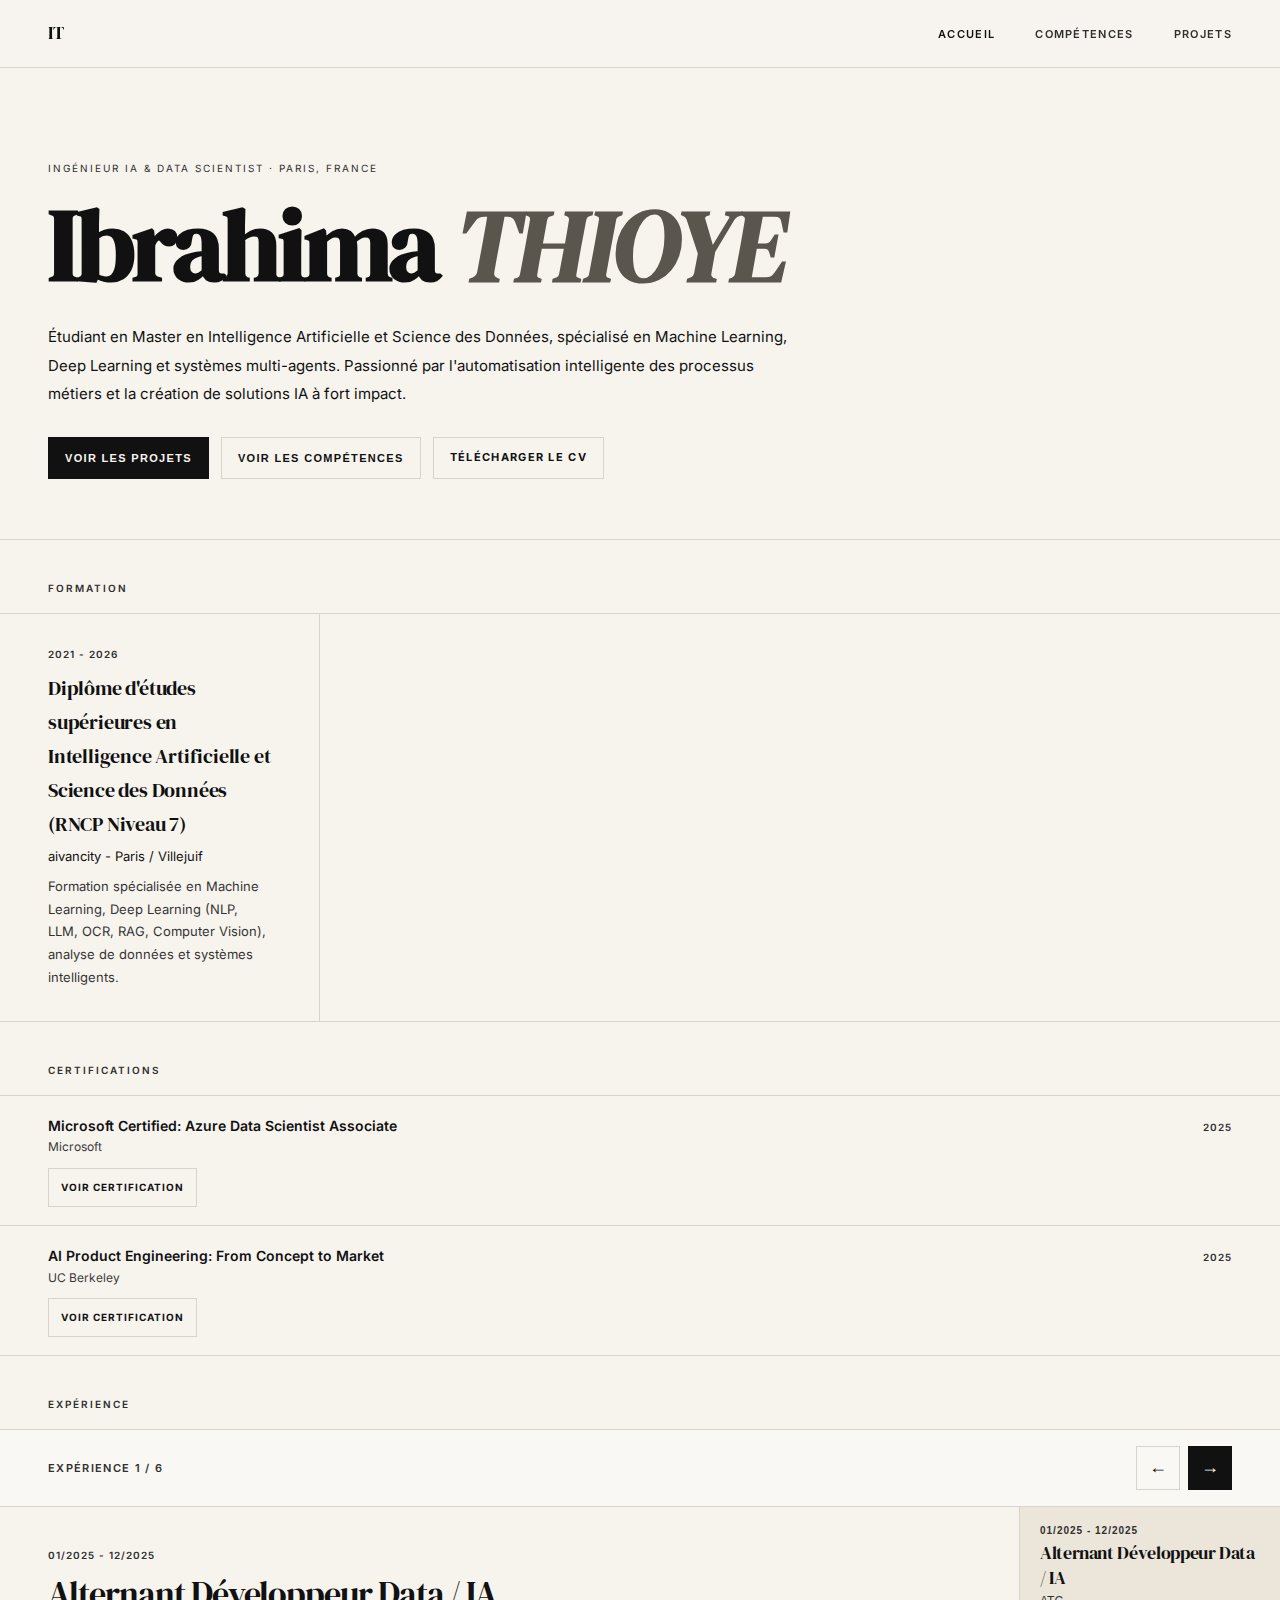
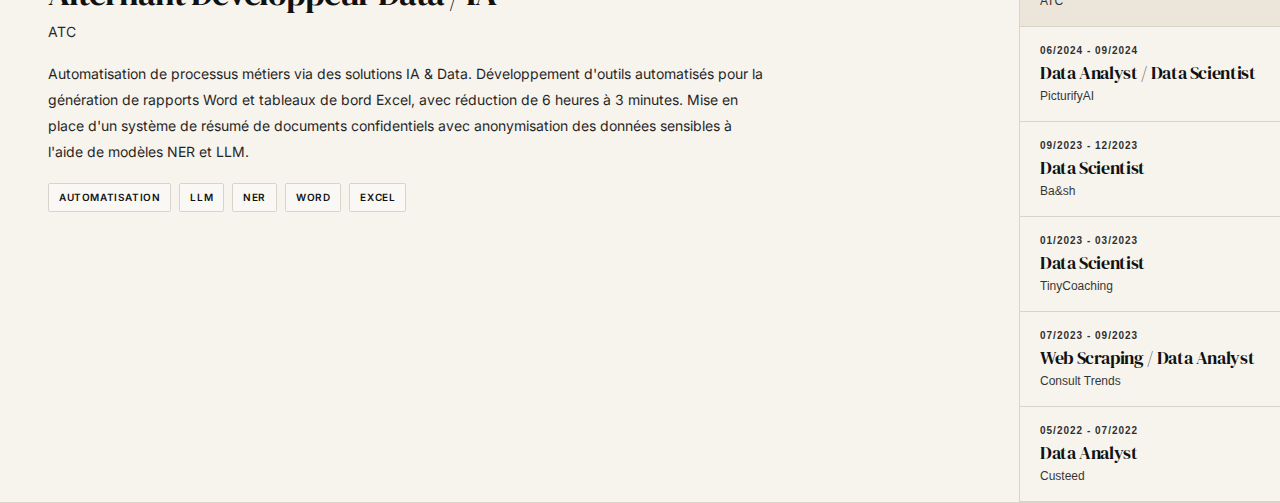
<file: index.html>
<!DOCTYPE html>
<html lang="fr">
<head>
<meta charset="UTF-8">
<meta name="viewport" content="width=device-width, initial-scale=1.0">
<title>Ibrahima THIOYE</title>
<link rel="preconnect" href="https://fonts.googleapis.com">
<link rel="preconnect" href="https://fonts.gstatic.com" crossorigin>
<link href="https://fonts.googleapis.com/css2?family=Inter:wght@400;500;600;700&family=DM+Serif+Display:ital@0;1&display=swap" rel="stylesheet">
<style>
  :root {
    --bg: #f7f4ee;
    --fg: #111111;
    --muted: #2f2f2f;
    --border: #d9d4c9;
    --tag-bg: #ebe5da;
    --serif: 'DM Serif Display', Georgia, serif;
    --sans: 'Inter', -apple-system, BlinkMacSystemFont, 'Segoe UI', sans-serif;
    --transition: 0.25s cubic-bezier(0.4,0,0.2,1);
  }

  *, *::before, *::after { box-sizing: border-box; margin: 0; padding: 0; }
  html { scroll-behavior: smooth; }

  body {
    background: var(--bg);
    color: var(--fg);
    font-family: var(--sans);
    font-size: 14px;
    line-height: 1.7;
    min-height: 100vh;
    overflow-x: hidden;
    -webkit-font-smoothing: antialiased;
    text-rendering: optimizeLegibility;
  }

  nav {
    position: fixed;
    top: 0; left: 0; right: 0;
    z-index: 100;
    display: flex;
    align-items: center;
    justify-content: space-between;
    padding: 18px 48px;
    border-bottom: 1px solid var(--border);
    background: rgba(247, 244, 238, 0.96);
    backdrop-filter: blur(10px);
  }

  .nav-logo {
    font-family: var(--serif);
    font-size: 18px;
    letter-spacing: -0.02em;
    cursor: pointer;
    color: var(--fg);
  }

  .nav-links {
    display: flex;
    gap: 40px;
    align-items: center;
    list-style: none;
  }

  .nav-links li a {
    text-decoration: none;
    color: var(--muted);
    font-size: 11px;
    letter-spacing: 0.12em;
    text-transform: uppercase;
    transition: color var(--transition);
    font-weight: 600;
  }

  .nav-links li a:hover,
  .nav-links li a.active { color: var(--fg); }

  .page { display: none; padding-top: 80px; min-height: 100vh; }
  .page.active { display: block; animation: fadeIn 0.35s ease; }

  @keyframes fadeIn {
    from { opacity: 0; transform: translateY(8px); }
    to { opacity: 1; transform: translateY(0); }
  }

  .home-hero {
    padding: 80px 48px 60px;
    border-bottom: 1px solid var(--border);
  }

  .hero-eyebrow, .section-label {
    font-size: 10px;
    letter-spacing: 0.2em;
    text-transform: uppercase;
    color: var(--muted);
  }

  .hero-eyebrow { margin-bottom: 20px; }

  .hero-name {
    font-family: var(--serif);
    font-size: clamp(56px, 8vw, 110px);
    line-height: 0.92;
    letter-spacing: -0.03em;
    margin-bottom: 32px;
  }

  .hero-name em { font-style: italic; color: #5a564e; }

  .hero-bio {
    max-width: 760px;
    font-size: 15px;
    line-height: 1.9;
    color: var(--fg);
  }

  .hero-actions {
    display: flex;
    gap: 12px;
    flex-wrap: wrap;
    margin-top: 28px;
  }

  .action-btn {
    display: inline-flex;
    align-items: center;
    justify-content: center;
    text-decoration: none;
    min-height: 42px;
    padding: 0 16px;
    border: 1px solid var(--fg);
    background: var(--fg);
    color: var(--bg);
    font-size: 11px;
    font-weight: 700;
    letter-spacing: 0.12em;
    text-transform: uppercase;
    transition: all var(--transition);
    cursor: pointer;
  }

  .action-btn.secondary {
    background: transparent;
    color: var(--fg);
    border-color: var(--border);
  }

  .action-btn:hover {
    transform: translateY(-1px);
    opacity: 0.95;
  }

  .action-btn.secondary:hover {
    background: var(--tag-bg);
    border-color: var(--fg);
  }

  .section-label {
    padding: 40px 48px 16px;
    border-bottom: 1px solid var(--border);
    font-weight: 600;
  }

  .edu-grid {
    display: grid;
    grid-template-columns: repeat(auto-fill, minmax(320px, 1fr));
    border-bottom: 1px solid var(--border);
  }

  .edu-card {
    padding: 32px 48px;
    border-right: 1px solid var(--border);
    transition: background var(--transition);
  }

  .edu-card:hover,
  .cert-item:hover,
  .skill-cat-header:hover,
  .skill-item:hover,
  .project-card:hover,
  .exp-item-btn:hover,
  .exp-item-btn.active {
    background: var(--tag-bg);
  }

  .edu-year, .cert-year, .exp-period {
    font-size: 10px;
    letter-spacing: 0.1em;
    color: var(--muted);
    text-transform: uppercase;
    font-weight: 600;
  }

  .edu-year { margin-bottom: 8px; }
  .edu-degree { font-family: var(--serif); font-size: 20px; margin-bottom: 4px; letter-spacing: -0.01em; }
  .edu-school, .edu-desc, .cert-issuer, .exp-company, .exp-desc, .project-desc { color: var(--fg); }
  .edu-school { font-size: 13px; }
  .edu-desc { font-size: 13px; margin-top: 8px; line-height: 1.75; opacity: 0.86; }

  .cert-list { border-bottom: 1px solid var(--border); }
  .cert-item {
    display: flex;
    align-items: baseline;
    justify-content: space-between;
    padding: 18px 48px;
    border-bottom: 1px solid var(--border);
    transition: background var(--transition);
    gap: 16px;
  }
  .cert-item:last-child { border-bottom: none; }
  .cert-name { font-size: 14px; font-weight: 600; }
  .cert-issuer { font-size: 12px; opacity: 0.84; }
  .cert-year { white-space: nowrap; }
  .cert-actions { margin-top: 10px; }

  .exp-section { border-bottom: 1px solid var(--border); }
  .exp-controls {
    display: flex;
    align-items: center;
    justify-content: space-between;
    gap: 16px;
    padding: 16px 48px;
    border-bottom: 1px solid var(--border);
    background: rgba(255,255,255,0.35);
  }
  .exp-buttons { display: flex; gap: 8px; }
  .exp-btn {
    min-width: 44px;
    height: 44px;
    border: 1px solid var(--fg);
    background: var(--fg);
    color: var(--bg);
    font-size: 18px;
    cursor: pointer;
    transition: all var(--transition);
  }
  .exp-btn.alt {
    background: transparent;
    color: var(--fg);
    border-color: var(--border);
  }
  .exp-btn:hover { transform: translateY(-1px); }
  .exp-status {
    font-size: 11px;
    letter-spacing: 0.12em;
    text-transform: uppercase;
    color: var(--muted);
    font-weight: 600;
  }
  .exp-view {
    min-height: 320px;
    display: grid;
    grid-template-columns: minmax(0, 1fr) 260px;
  }
  .exp-main {
    padding: 40px 48px;
    border-right: 1px solid var(--border);
  }
  .exp-role {
    font-family: var(--serif);
    font-size: 34px;
    letter-spacing: -0.03em;
    line-height: 1.05;
    margin: 12px 0 8px;
  }
  .exp-company { font-size: 14px; margin-bottom: 18px; opacity: 0.9; }
  .exp-desc { font-size: 14px; line-height: 1.85; max-width: 720px; opacity: 0.92; }
  .exp-tags, .project-stack {
    display: flex;
    flex-wrap: wrap;
    gap: 8px;
    margin-top: 18px;
  }
  .exp-tag, .stack-tag {
    font-size: 10px;
    letter-spacing: 0.06em;
    padding: 5px 10px;
    border: 1px solid var(--border);
    color: var(--fg);
    background: rgba(255,255,255,0.4);
    border-radius: 2px;
    font-weight: 600;
    text-transform: uppercase;
  }
  .exp-list { display: flex; flex-direction: column; }
  .exp-item-btn {
    appearance: none;
    border: none;
    border-bottom: 1px solid var(--border);
    background: transparent;
    text-align: left;
    padding: 18px 20px;
    cursor: pointer;
    transition: background var(--transition);
    color: var(--fg);
  }
  .exp-item-btn small {
    display: block;
    font-size: 10px;
    letter-spacing: 0.1em;
    text-transform: uppercase;
    color: var(--muted);
    margin-bottom: 4px;
    font-weight: 600;
  }
  .exp-item-btn strong {
    display: block;
    font-family: var(--serif);
    font-size: 18px;
    letter-spacing: -0.02em;
    font-weight: 400;
  }
  .exp-item-btn span {
    display: block;
    font-size: 12px;
    color: var(--fg);
    opacity: 0.85;
    margin-top: 4px;
  }

  .skills-header, .projects-header {
    padding: 60px 48px 40px;
    border-bottom: 1px solid var(--border);
  }
  .skills-title, .projects-title {
    font-family: var(--serif);
    font-size: clamp(36px, 5vw, 72px);
    letter-spacing: -0.03em;
    line-height: 1;
  }
  .skills-title em, .projects-title em { font-style: italic; color: #5a564e; }

  .skill-category { border-bottom: 1px solid var(--border); }
  .skill-cat-header {
    display: flex;
    align-items: center;
    justify-content: space-between;
    padding: 24px 48px;
    cursor: pointer;
    user-select: none;
    transition: background var(--transition);
  }
  .skill-cat-name {
    font-family: var(--serif);
    font-size: 22px;
    letter-spacing: -0.02em;
  }
  .skill-cat-count {
    font-size: 10px;
    color: var(--muted);
    letter-spacing: 0.1em;
    text-transform: uppercase;
    font-weight: 600;
  }
  .skill-cat-arrow { font-size: 16px; color: var(--fg); transition: transform 0.2s ease; }
  .skill-cat-header.open .skill-cat-arrow { transform: rotate(90deg); }
  .skill-items {
    display: none;
    grid-template-columns: repeat(auto-fill, minmax(240px, 1fr));
    border-top: 1px solid var(--border);
  }
  .skill-items.open { display: grid; }
  .skill-item {
    padding: 22px 48px;
    border-right: 1px solid var(--border);
    border-bottom: 1px solid var(--border);
    transition: background var(--transition);
  }
  .skill-name { font-size: 14px; font-weight: 600; }

  .projects-header {
    display: flex;
    align-items: flex-end;
    justify-content: space-between;
    gap: 24px;
    flex-wrap: wrap;
  }
  .search-box {
    display: flex;
    align-items: center;
    gap: 10px;
    border: 1px solid var(--border);
    padding: 12px 16px;
    min-width: 300px;
    background: #fff;
    transition: border-color var(--transition), background var(--transition);
  }
  .search-box:focus-within { border-color: var(--fg); }
  .search-icon { color: var(--fg); font-size: 13px; }
  .search-box input {
    background: none;
    border: none;
    outline: none;
    color: var(--fg);
    font-family: var(--sans);
    font-size: 13px;
    width: 100%;
    caret-color: var(--fg);
  }
  .search-box input::placeholder { color: #555; }

  .filter-bar {
    padding: 20px 48px;
    border-bottom: 1px solid var(--border);
  }
  .filter-row {
    display: flex;
    align-items: center;
    flex-wrap: wrap;
    gap: 8px;
  }
  .filter-row + .filter-row { margin-top: 10px; }
  .filter-btn {
    font-family: var(--sans);
    font-size: 10px;
    font-weight: 700;
    letter-spacing: 0.08em;
    text-transform: uppercase;
    padding: 8px 12px;
    border: 1px solid var(--border);
    background: #fff;
    color: var(--fg);
    cursor: pointer;
    border-radius: 2px;
    transition: all var(--transition);
    white-space: nowrap;
  }
  .filter-btn:hover { border-color: var(--fg); background: var(--tag-bg); }
  .filter-btn.active { background: var(--fg); color: var(--bg); border-color: var(--fg); }

  .projects-grid {
    display: grid;
    grid-template-columns: repeat(auto-fill, minmax(360px, 1fr));
  }
  .project-card {
    padding: 36px 48px;
    border-right: 1px solid var(--border);
    border-bottom: 1px solid var(--border);
    display: flex;
    flex-direction: column;
    gap: 12px;
    transition: background var(--transition);
    position: relative;
    overflow: hidden;
  }
  .project-card::before {
    content: '';
    position: absolute;
    top: 0; left: 0; right: 0;
    height: 1px;
    background: var(--fg);
    transform: scaleX(0);
    transform-origin: left;
    transition: transform 0.3s ease;
  }
  .project-card:hover::before { transform: scaleX(1); }
  .project-card.hidden { display: none; }
  .project-cat {
    font-size: 10px;
    letter-spacing: 0.12em;
    text-transform: uppercase;
    color: var(--muted);
    font-weight: 700;
  }
  .project-title { font-family: var(--serif); font-size: 24px; letter-spacing: -0.02em; line-height: 1.15; }
  .project-desc { font-size: 13px; line-height: 1.8; opacity: 0.9; }
  .project-links {
    display: flex;
    gap: 10px;
    margin-top: auto;
    padding-top: 14px;
    flex-wrap: wrap;
  }
  .project-link {
    font-size: 10px;
    font-weight: 700;
    letter-spacing: 0.1em;
    text-transform: uppercase;
    color: var(--bg);
    background: var(--fg);
    text-decoration: none;
    display: inline-flex;
    align-items: center;
    gap: 6px;
    transition: all var(--transition);
    padding: 10px 12px;
    border: 1px solid var(--fg);
  }
  .project-link:hover { opacity: 0.94; transform: translateY(-1px); }
  .project-link.ghost {
    background: transparent;
    color: var(--fg);
    border-color: var(--border);
  }
  .project-link.ghost:hover { background: var(--tag-bg); border-color: var(--fg); }

  .project-modal {
    position: fixed;
    inset: 0;
    background: rgba(17,17,17,0.55);
    display: none;
    align-items: center;
    justify-content: center;
    padding: 24px;
    z-index: 200;
  }
  .project-modal.open { display: flex; }
  .project-modal-card {
    width: min(860px, 100%);
    max-height: 88vh;
    overflow-y: auto;
    background: var(--bg);
    border: 1px solid var(--border);
    padding: 28px;
  }
  .project-modal-head {
    display: flex;
    align-items: flex-start;
    justify-content: space-between;
    gap: 16px;
    margin-bottom: 18px;
  }
  .project-modal-title {
    font-family: var(--serif);
    font-size: 30px;
    line-height: 1.05;
  }
  .project-modal-close {
    border: 1px solid var(--border);
    background: transparent;
    color: var(--fg);
    width: 40px;
    height: 40px;
    cursor: pointer;
    font-size: 18px;
  }
  .project-modal-content h3 {
    font-family: var(--serif);
    font-size: 22px;
    margin: 20px 0 8px;
  }
  .project-modal-content p,
  .project-modal-content li {
    font-size: 14px;
    line-height: 1.8;
    color: var(--fg);
  }
  .project-modal-content ul { padding-left: 18px; }

  .no-results {
    padding: 80px 48px;
    font-size: 14px;
    color: var(--fg);
    display: none;
    grid-column: 1/-1;
    font-style: italic;
    font-family: var(--serif);
  }
  .no-results.visible { display: block; }

  @media (max-width: 900px) {
    .exp-view { grid-template-columns: 1fr; }
    .exp-main { border-right: none; border-bottom: 1px solid var(--border); }
  }

  @media (max-width: 640px) {
    nav { padding: 14px 20px; }
    .hero-name { font-size: 48px; }
    .home-hero, .section-label, .cert-item, .edu-card, .skill-cat-header, .skill-item, .project-card, .projects-header,
    .skills-header, .filter-bar, .exp-controls, .exp-main { padding-left: 20px; padding-right: 20px; }
    .exp-item-btn { padding: 16px 20px; }
    .nav-links { gap: 20px; }
    .projects-header { flex-direction: column; align-items: flex-start; }
    .search-box { min-width: 100%; }
    .hero-actions { width: 100%; }
    .action-btn { width: 100%; }
  }
</style>
</head>
<body>
  <nav>
    <span class="nav-logo" onclick="navigate('home')" id="nav-logo">IT</span>
    <ul class="nav-links">
      <li><a href="#" onclick="navigate('home'); return false;" id="nav-home">Accueil</a></li>
      <li><a href="#" onclick="navigate('skills'); return false;" id="nav-skills">Compétences</a></li>
      <li><a href="#" onclick="navigate('projects'); return false;" id="nav-projects">Projets</a></li>
    </ul>
  </nav>

  <div class="page active" id="page-home">
    <section class="home-hero">
      <p class="hero-eyebrow" id="hero-eyebrow"></p>
      <h1 class="hero-name" id="hero-name"></h1>
      <p class="hero-bio" id="hero-bio"></p>
      <div class="hero-actions" id="hero-actions"></div>
    </section>

    <p class="section-label">Formation</p>
    <div class="edu-grid" id="edu-grid"></div>

    <p class="section-label">Certifications</p>
    <div class="cert-list" id="cert-list"></div>

    <p class="section-label">Expérience</p>
    <div class="exp-section">
      <div class="exp-controls">
        <div class="exp-status" id="exp-status"></div>
        <div class="exp-buttons">
          <button class="exp-btn alt" onclick="changeExperience(-1)" aria-label="Expérience précédente">←</button>
          <button class="exp-btn" onclick="changeExperience(1)" aria-label="Expérience suivante">→</button>
        </div>
      </div>
      <div class="exp-view">
        <div class="exp-main" id="exp-main"></div>
        <div class="exp-list" id="exp-list"></div>
      </div>
    </div>
  </div>

  <div class="page" id="page-skills">
    <div class="skills-header">
      <h2 class="skills-title">Compétences &<br><em>expertise</em></h2>
    </div>
    <div id="skills-list"></div>
  </div>

  <div class="page" id="page-projects">
    <div class="projects-header">
      <h2 class="projects-title">Projets &<br><em>réalisations</em></h2>
      <div class="search-box">
        <span class="search-icon">⌕</span>
        <input type="text" id="search-input" placeholder="Rechercher un projet…" oninput="filterProjects()" autocomplete="off">
      </div>
    </div>
    <div class="filter-bar" id="filter-bar"></div>
    <div class="projects-grid" id="projects-grid"></div>
  </div>

  <div class="project-modal" id="project-modal" onclick="closeProjectModal(event)">
    <div class="project-modal-card">
      <div class="project-modal-head">
        <div>
          <div class="project-cat" id="modal-subtitle"></div>
          <div class="project-modal-title" id="modal-title"></div>
        </div>
        <button class="project-modal-close" onclick="closeProjectModal(event)">×</button>
      </div>
      <div class="project-modal-content" id="modal-content"></div>
    </div>
  </div>

<script>
const profileData = {
  hero: {
    name: "Ibrahima THIOYE",
    title: "Ingénieur IA & Data Scientist",
    description: "Étudiant en Master en Intelligence Artificielle et Science des Données, spécialisé en Machine Learning, Deep Learning et systèmes multi-agents. Passionné par l'automatisation intelligente des processus métiers et la création de solutions IA à fort impact.",
    cv_path: "cv_Ibrahima_THIOYE.pdf"
  },
  education: [
    {
      year: "2021 - 2026",
      degree: "Diplôme d'études supérieures en Intelligence Artificielle et Science des Données (RNCP Niveau 7)",
      institution: "aivancity - Paris / Villejuif",
      details: "Formation spécialisée en Machine Learning, Deep Learning (NLP, LLM, OCR, RAG, Computer Vision), analyse de données et systèmes intelligents."
    }
  ],
  experience: [
    {
      year: "01/2025 - 12/2025",
      title: "Alternant Développeur Data / IA",
      company: "ATC",
      details: "Automatisation de processus métiers via des solutions IA & Data. Développement d'outils automatisés pour la génération de rapports Word et tableaux de bord Excel, avec réduction de 6 heures à 3 minutes. Mise en place d'un système de résumé de documents confidentiels avec anonymisation des données sensibles à l'aide de modèles NER et LLM.",
      tags: ["Automatisation", "LLM", "NER", "Word", "Excel"]
    },
    {
      year: "06/2024 - 09/2024",
      title: "Data Analyst / Data Scientist",
      company: "PicturifyAI",
      details: "Développement d'un funnel marketing de conversion data-driven alimenté par l'IA. Collecte, traitement et structuration de données de leads. Déploiement d'un modèle de machine learning pour la prédiction de conversion et automatisation du workflow via des outils no-code.",
      tags: ["Machine Learning", "Marketing", "No-code", "Lead Scoring"]
    },
    {
      year: "09/2023 - 12/2023",
      title: "Data Scientist",
      company: "Ba&sh",
      details: "Développement d'un modèle de prédiction des retours de commandes en ligne. Analyse et visualisation des données, préparation des datasets et entraînement d'un modèle Random Forest atteignant 91 % de précision.",
      tags: ["Random Forest", "Classification", "Power BI", "E-commerce"]
    },
    {
      year: "01/2023 - 03/2023",
      title: "Data Scientist",
      company: "TinyCoaching",
      details: "Conception d'un modèle de machine learning pour la personnalisation des parcours d'apprentissage. Analyse des données pédagogiques, création d'un système de recommandation basé sur les préférences utilisateurs.",
      tags: ["Recommandation", "Personnalisation", "Python"]
    },
    {
      year: "07/2023 - 09/2023",
      title: "Web Scraping / Data Analyst",
      company: "Consult Trends",
      details: "Automatisation de la collecte de données de véhicules, incluant images, marque et modèle, depuis plusieurs sources. Structuration des données et restitution via des tableaux de bord.",
      tags: ["Web Scraping", "Python", "Automatisation", "Dashboards"]
    },
    {
      year: "05/2022 - 07/2022",
      title: "Data Analyst",
      company: "Custeed",
      details: "Création d'une pipeline de données reliant MongoDB à Power BI via Python. Automatisation de rapports, conception de tableaux de bord et communication des analyses aux parties prenantes.",
      tags: ["MongoDB", "Power BI", "Pipeline", "Python"]
    }
  ],
  filterCategories: {
    "Machine Learning": ["Classification", "Régression", "Clustering", "Recommandation"],
    "Deep Learning": ["NLP", "LLM", "OCR", "RAG", "Computer Vision"],
    "Data Analysis": ["Power BI", "Visualisation", "SQL", "ETL"],
    "Web Scraping": ["Python", "Collecte de données", "Automatisation"],
    "Agentic AI": ["Multi-agents", "Prompt Engineering", "LLM Open-Source"]
  },
  skillSections: [
    { category: "Intelligence Artificielle", items: ["Classification", "Régression", "Clustering", "Computer Vision", "NLP", "Object Detection", "Segmentation", "LLM"] },
    { category: "Programmation", items: ["Python", "R", "SQL", "Bash"] },
    { category: "Librairies ML/DL", items: ["Scikit-learn", "TensorFlow", "PyTorch", "OpenCV", "HuggingFace"] },
    { category: "Visualisation de données", items: ["PowerBI", "Tableau", "Matplotlib", "Seaborn"] },
    { category: "ETL & Gestion de données", items: ["Pandas", "NumPy", "Beautiful Soup", "Scrapy"] }
  ],
  projects: [
    {
      project_id: "p1",
      icon: "🤖",
      title: "Système IA multi-agents local",
      company: "Projet personnel",
      description: "Développement d'un système multi-agents capable de découvrir et expliquer les liens entre concepts de disciplines différentes. Agents asynchrones, réponses personnalisées selon le profil utilisateur et détection des biais.",
      tags: ["Agentic AI", "LLM", "Multi-agents", "Flask", "Python"],
      github_link: "https://github.com/IThioye/multi-agent-system-demo",
      demo_link: "#",
      full_details: "<h3>Objectif</h3><p>Concevoir un système d'IA capable de simuler un <strong>brainstorming spécialisé</strong> en utilisant plusieurs agents LLM agissant de manière asynchrone pour explorer des concepts interdisciplinaires.</p><h3>Technologies clés</h3><ul><li><strong>Orchestration :</strong> LangChain / CrewAI.</li><li><strong>Modèles :</strong> LLM open-source exécutés localement via Ollama.</li><li><strong>Interface :</strong> Flask pour le backend et HTMX pour le frontend dynamique.</li></ul><h3>Impact</h3><p>Ce projet démontre une maîtrise de l'architecture agentive, du RAG avancé et de la détection proactive des biais dans les systèmes autonomes.</p>"
    },
    {
      project_id: "p2",
      icon: "📄",
      title: "Résumé intelligent de documents confidentiels",
      company: "ATC",
      description: "Système d'automatisation pour le résumé de documents sensibles avec anonymisation des données via NER et LLM, intégré à des workflows métiers existants.",
      tags: ["Deep Learning", "NLP", "LLM", "RAG", "Automatisation"],
      github_link: "https://github.com/IThioye/confidential-summarizer",
      demo_link: "#",
      full_details: "<h3>Contexte</h3><p>Développement d'un système de résumé de documents confidentiels permettant d'anonymiser les données sensibles avant traitement.</p><h3>Approche</h3><p>Utilisation de modèles de NER pour la détection des entités sensibles, combinés à des LLM pour la génération de résumés fidèles et exploitables dans les processus métiers.</p><h3>Résultat</h3><p>Une intégration dans les workflows existants afin d'accélérer la lecture documentaire tout en renforçant la confidentialité.</p>"
    },
    {
      project_id: "p4",
      icon: "🛍️",
      title: "Prédiction des retours clients e-commerce",
      company: "Ba&sh",
      description: "Modèle prédictif des retours de commandes en ligne avec 91 % de précision, basé sur l'analyse comportementale et transactionnelle.",
      tags: ["Machine Learning", "Classification", "Random Forest", "Power BI"],
      github_link: "https://github.com/IThioye/ecommerce-returns-prediction",
      demo_link: "#",
      full_details: "<h3>Mission</h3><p>Analyser les comportements clients et les variables transactionnelles afin de prédire les retours de commandes.</p><h3>Méthodes</h3><p>Préparation des données, feature engineering, entraînement d'un modèle Random Forest et restitution des résultats via des visualisations orientées métier.</p><h3>Performance</h3><p>Le modèle a atteint 91 % de précision sur les données de validation.</p>"
    },
    {
      project_id: "p5",
      icon: "🎓",
      title: "Système de recommandation pédagogique",
      company: "TinyCoaching",
      description: "Développement d'un modèle adaptatif pour personnaliser les parcours d'apprentissage en fonction des préférences et performances des utilisateurs.",
      tags: ["Machine Learning", "Recommandation", "Python", "Data Analysis"],
      github_link: "https://github.com/IThioye/educational-recommender",
      demo_link: "#",
      full_details: "<h3>Objectif</h3><p>Concevoir un moteur de recommandation capable d'adapter les parcours pédagogiques au profil de chaque utilisateur.</p><h3>Implémentation</h3><p>Analyse des données d'usage, segmentation des préférences et proposition de contenus pertinents selon les performances observées.</p><h3>Valeur</h3><p>Le système améliore l'engagement et soutient une personnalisation plus fine des apprentissages.</p>"
    }
  ],
  certifications: [
    {
      title: "Microsoft Certified: Azure Data Scientist Associate",
      issuer: "Microsoft",
      date: "2025",
      link: "https://learn.microsoft.com/api/credentials/share/en-us/IbrahimaTHIOYE-2392/321034E6B5AA0D55?sharingId=571CABD87EB452E1"
    },
    {
      title: "AI Product Engineering: From Concept to Market",
      issuer: "UC Berkeley",
      date: "2025",
      link: "https://badgr.com/public/assertions/kltf95JQQQWVjNzApdzw6w"
    }
  ]
};

const DATA = {
  name: { first: "Ibrahima", last: "THIOYE" },
  title: profileData.hero.title,
  bio: profileData.hero.description,
  location: "Paris, France",
  primaryActions: [
    { label: "Voir les projets", action: "projects" },
    { label: "Voir les compétences", action: "skills", secondary: true },
    { label: "Télécharger le CV", href: profileData.hero.cv_path, secondary: true }
  ],
  education: profileData.education.map(function(item) {
    return {
      year: item.year,
      degree: item.degree,
      school: item.institution,
      description: item.details
    };
  }),
  certifications: profileData.certifications.map(function(item) {
    return {
      name: item.title,
      issuer: item.issuer,
      year: item.date,
      link: item.link
    };
  }),
  experience: profileData.experience.map(function(item) {
    return {
      period: item.year,
      role: item.title,
      company: item.company,
      description: item.details,
      tags: item.tags || []
    };
  }),
  skills: profileData.skillSections,
  projects: profileData.projects.map(function(item) {
    return {
      title: item.title,
      category: item.tags[0] || item.company,
      subcategory: item.company,
      description: item.description,
      stack: item.tags,
      links: [
        { label: "Détails", url: "#", kind: "ghost", modal: item.project_id }
      ].concat(item.github_link && item.github_link !== "#" ? [{ label: "GitHub", url: item.github_link, kind: "primary" }] : []).concat(item.demo_link && item.demo_link !== "#" ? [{ label: "Démo", url: item.demo_link, kind: "ghost" }] : []),
      keywords: item.tags.join(" ") + " " + item.company,
      modalId: item.project_id,
      fullDetails: item.full_details,
      icon: item.icon
    };
  })
};

function navigate(page) {
  document.querySelectorAll('.page').forEach(function(p) { p.classList.remove('active'); });
  document.querySelectorAll('.nav-links a').forEach(function(a) { a.classList.remove('active'); });
  document.getElementById('page-' + page).classList.add('active');
  document.getElementById('nav-' + page).classList.add('active');
  return false;
}

function goTo(page) {
  navigate(page);
}

function renderHome() {
  document.title = DATA.name.first + ' ' + DATA.name.last;
  document.getElementById('nav-logo').textContent = DATA.name.first[0] + DATA.name.last[0];
  document.getElementById('hero-eyebrow').textContent = DATA.title + ' · ' + DATA.location;
  document.getElementById('hero-name').innerHTML = DATA.name.first + ' <em>' + DATA.name.last + '</em>';
  document.getElementById('hero-bio').textContent = DATA.bio;

  var heroActions = document.getElementById('hero-actions');
  heroActions.innerHTML = DATA.primaryActions.map(function(action) {
    var cls = action.secondary ? 'action-btn secondary' : 'action-btn';
    if (action.href) {
      return '<a class="' + cls + '" href="' + action.href + '" target="_blank" rel="noreferrer">' + action.label + '</a>';
    }
    return '<button class="' + cls + '" onclick="goTo(\'' + action.action + '\')">' + action.label + '</button>';
  }).join('');

  document.getElementById('edu-grid').innerHTML = DATA.education.map(function(e) {
    return '<div class="edu-card">' +
      '<div class="edu-year">' + e.year + '</div>' +
      '<div class="edu-degree">' + e.degree + '</div>' +
      '<div class="edu-school">' + e.school + '</div>' +
      (e.description ? '<div class="edu-desc">' + e.description + '</div>' : '') +
    '</div>';
  }).join('');

  document.getElementById('cert-list').innerHTML = DATA.certifications.map(function(c) {
    return '<div class="cert-item">' +
      '<div>' +
        '<div class="cert-name">' + c.name + '</div>' +
        '<div class="cert-issuer">' + c.issuer + '</div>' +
        '<div class="cert-actions">' +
          '<a href="' + c.link + '" target="_blank" rel="noreferrer" class="project-link ghost">Voir certification</a>' +
        '</div>' +
      '</div>' +
      '<div class="cert-year">' + c.year + '</div>' +
    '</div>';
  }).join('');

  renderExperience();
}

var currentExperience = 0;

function changeExperience(direction) {
  currentExperience = (currentExperience + direction + DATA.experience.length) % DATA.experience.length;
  renderExperience();
}

function setExperience(index) {
  currentExperience = index;
  renderExperience();
}

function renderExperience() {
  var item = DATA.experience[currentExperience];
  document.getElementById('exp-status').textContent = 'Expérience ' + (currentExperience + 1) + ' / ' + DATA.experience.length;
  document.getElementById('exp-main').innerHTML =
    '<div class="exp-period">' + item.period + '</div>' +
    '<div class="exp-role">' + item.role + '</div>' +
    '<div class="exp-company">' + item.company + '</div>' +
    '<div class="exp-desc">' + item.description + '</div>' +
    '<div class="exp-tags">' + item.tags.map(function(t) { return '<span class="exp-tag">' + t + '</span>'; }).join('') + '</div>';

  document.getElementById('exp-list').innerHTML = DATA.experience.map(function(exp, index) {
    return '<button class="exp-item-btn ' + (index === currentExperience ? 'active' : '') + '" onclick="setExperience(' + index + ')">' +
      '<small>' + exp.period + '</small>' +
      '<strong>' + exp.role + '</strong>' +
      '<span>' + exp.company + '</span>' +
    '</button>';
  }).join('');
}

function renderSkills() {
  var list = document.getElementById('skills-list');
  list.innerHTML = DATA.skills.map(function(cat, ci) {
    return '<div class="skill-category">' +
      '<div class="skill-cat-header open" onclick="toggleCat(' + ci + ', this)">' +
        '<span class="skill-cat-name">' + cat.category + '</span>' +
        '<span style="display:flex;align-items:center;gap:16px">' +
          '<span class="skill-cat-count">' + cat.items.length + ' compétences</span>' +
          '<span class="skill-cat-arrow">›</span>' +
        '</span>' +
      '</div>' +
      '<div class="skill-items open" id="cat-items-' + ci + '">' +
        cat.items.map(function(item) {
          return '<div class="skill-item"><div class="skill-name">' + item + '</div></div>';
        }).join('') +
      '</div>' +
    '</div>';
  }).join('');
}

function toggleCat(ci, el) {
  var items = document.getElementById('cat-items-' + ci);
  el.classList.toggle('open');
  items.classList.toggle('open');
}

var activeCategory = 'All';
var activeSubcategory = 'All';

function renderProjects() {
  var filterBar = document.getElementById('filter-bar');
  filterBar.innerHTML = '';

  var categoryRow = document.createElement('div');
  categoryRow.className = 'filter-row';
  var categories = ['All'].concat(Object.keys(profileData.filterCategories));

  categories.forEach(function(cat) {
    var btn = document.createElement('button');
    btn.className = 'filter-btn' + (cat === activeCategory ? ' active' : '');
    btn.textContent = cat;
    btn.onclick = function() {
      activeCategory = cat;
      activeSubcategory = 'All';
      renderProjects();
    };
    categoryRow.appendChild(btn);
  });

  filterBar.appendChild(categoryRow);

  if (activeCategory !== 'All' && profileData.filterCategories[activeCategory]) {
    var subcategoryRow = document.createElement('div');
    subcategoryRow.className = 'filter-row';
    var subs = ['All'].concat(profileData.filterCategories[activeCategory]);
    subs.forEach(function(sub) {
      var btn = document.createElement('button');
      btn.className = 'filter-btn' + (sub === activeSubcategory ? ' active' : '');
      btn.textContent = sub;
      btn.onclick = function() {
        activeSubcategory = sub;
        renderProjects();
      };
      subcategoryRow.appendChild(btn);
    });
    filterBar.appendChild(subcategoryRow);
  }

  var grid = document.getElementById('projects-grid');
  var searchInput = document.getElementById('search-input');
  var query = (searchInput && searchInput.value ? searchInput.value : '').toLowerCase();
  grid.innerHTML = '';

  var visible = 0;

  DATA.projects.forEach(function(p) {
    var searchTarget = [p.title, p.description, p.category, p.subcategory].concat(p.stack || []).concat([p.keywords || '']).join(' ').toLowerCase();
    var matchSearch = !query || searchTarget.indexOf(query) !== -1;
    var matchCat = activeCategory === 'All' || p.category === activeCategory;
    var matchSub = activeSubcategory === 'All' || (p.stack || []).indexOf(activeSubcategory) !== -1;

    if (!(matchSearch && matchCat && matchSub)) {
      return;
    }

    visible += 1;

    var card = document.createElement('div');
    card.className = 'project-card';
    card.innerHTML =
      '<div class="project-cat">' + p.category + ' · ' + p.subcategory + '</div>' +
      '<div class="project-title">' + (p.icon ? p.icon + ' ' : '') + p.title + '</div>' +
      '<div class="project-desc">' + p.description + '</div>' +
      '<div class="project-stack">' + p.stack.map(function(s) { return '<span class="stack-tag">' + s + '</span>'; }).join('') + '</div>' +
      '<div class="project-links">' + p.links.map(function(l) {
        if (l.modal) {
          return '<a class="project-link ' + (l.kind === 'ghost' ? 'ghost' : '') + '" href="#" onclick="openProjectModal(\'' + l.modal + '\'); return false;">' + l.label + '</a>';
        }
        return '<a class="project-link ' + (l.kind === 'ghost' ? 'ghost' : '') + '" href="' + l.url + '" target="_blank" rel="noreferrer">' + l.label + ' ↗</a>';
      }).join('') + '</div>';

    grid.appendChild(card);
  });

  if (visible === 0) {
    var noResults = document.createElement('p');
    noResults.className = 'no-results visible';
    noResults.textContent = 'Aucun projet ne correspond à votre recherche.';
    grid.appendChild(noResults);
  }
}

function openProjectModal(projectId) {
  var project = profileData.projects.find(function(p) { return p.project_id === projectId; });
  if (!project) return;
  document.getElementById('modal-title').textContent = project.title;
  document.getElementById('modal-subtitle').textContent = project.company;
  document.getElementById('modal-content').innerHTML = project.full_details || '<p>Détails à venir.</p>';
  document.getElementById('project-modal').classList.add('open');
}

function closeProjectModal(event) {
  if (event && event.target && event.target.id !== 'project-modal' && !event.target.classList.contains('project-modal-close')) {
    return;
  }
  document.getElementById('project-modal').classList.remove('open');
}

function filterProjects() {
  renderProjects();
}

document.addEventListener('keydown', function(event) {
  if (event.key === 'Escape') {
    document.getElementById('project-modal').classList.remove('open');
  }
});

renderHome();
renderSkills();
renderProjects();
navigate('home');
</script>
</body>
</html>
</file>
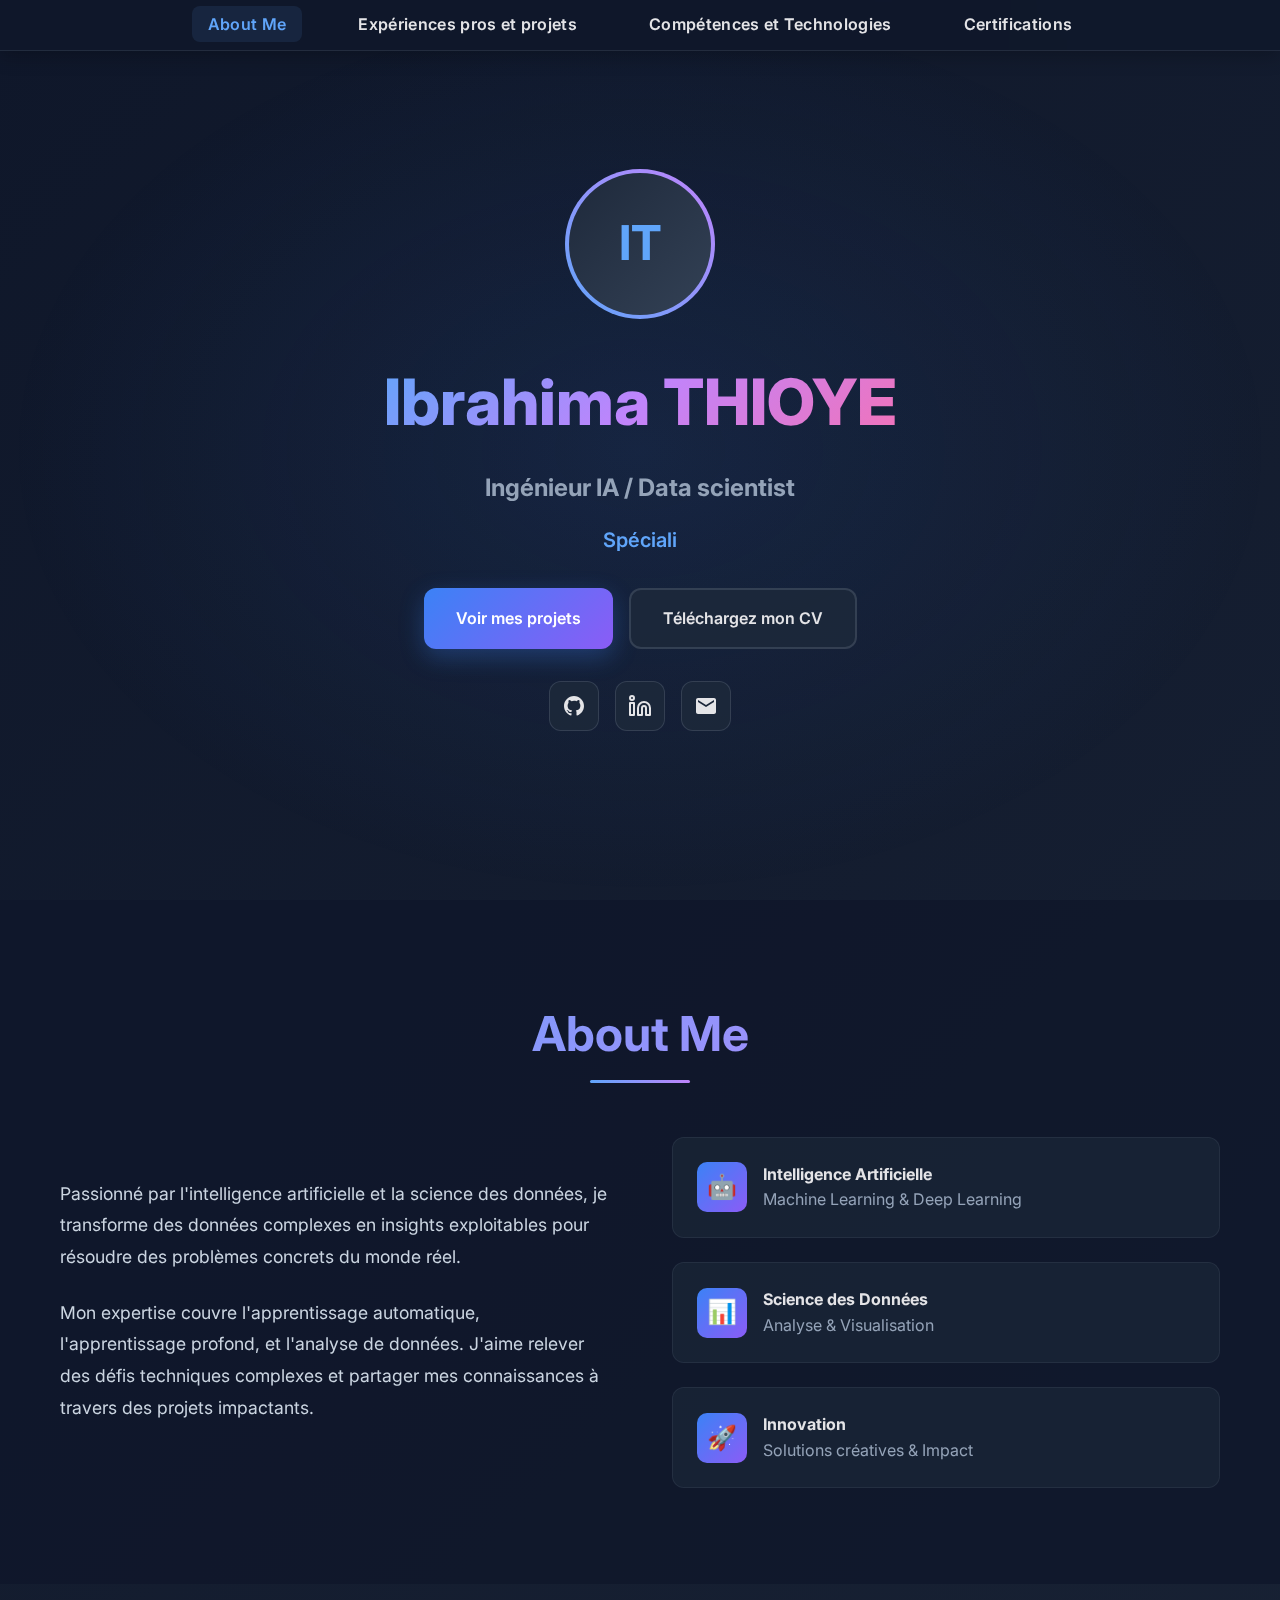
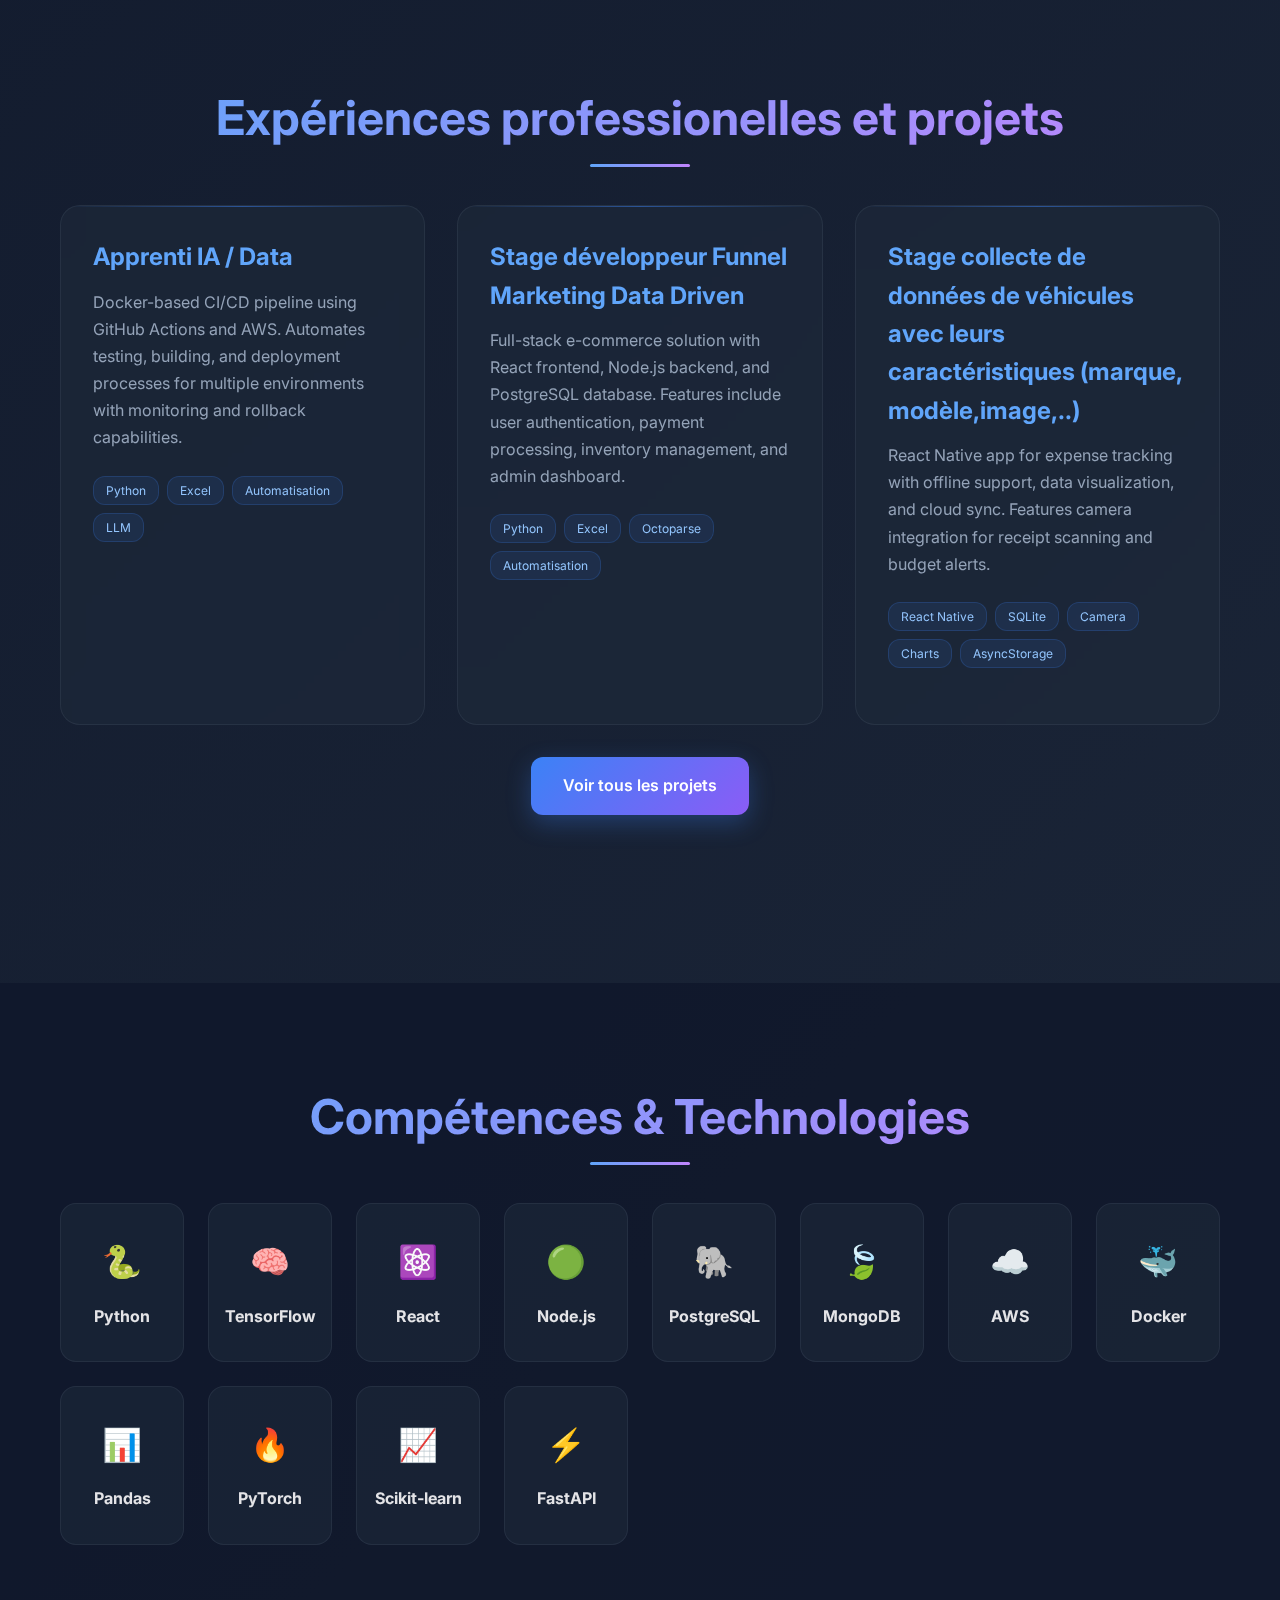
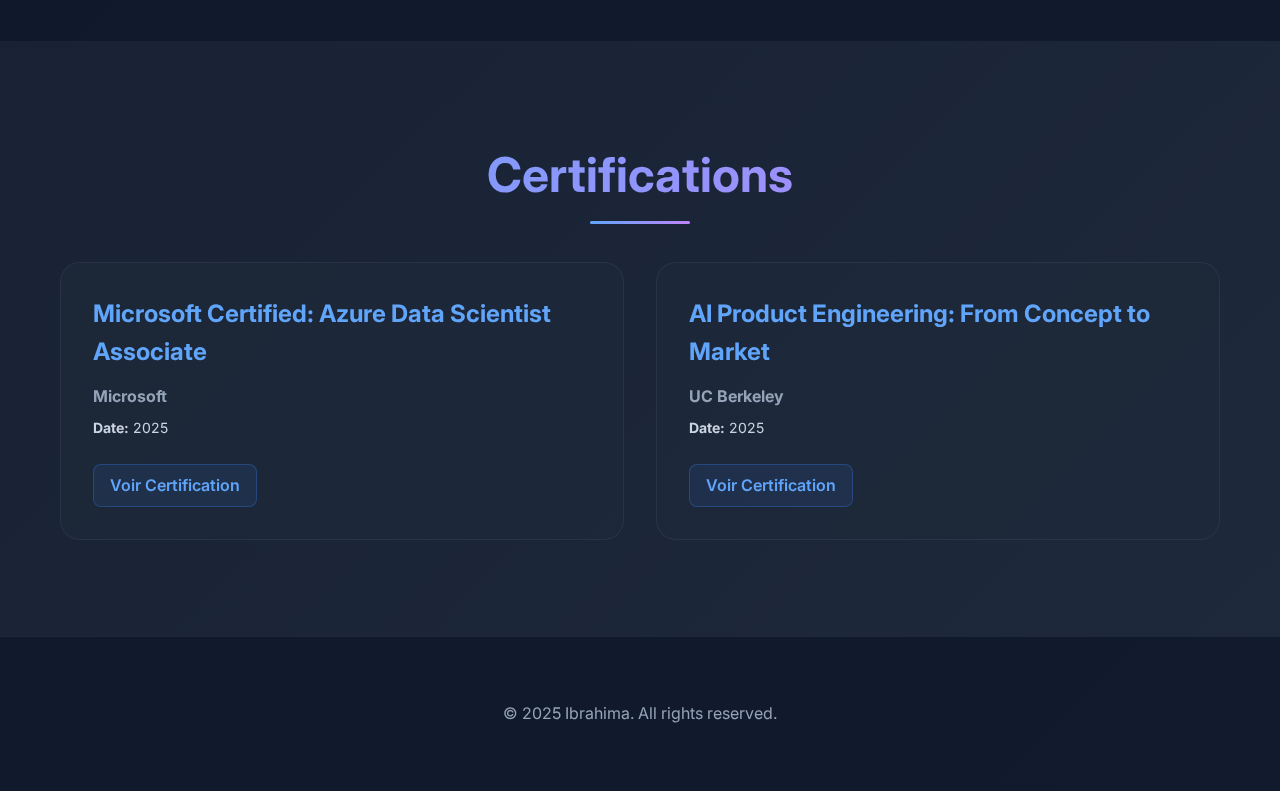
<file: gemini/index.html>
<!DOCTYPE html>
<html lang="en">
<head>
    <meta charset="UTF-8">
    <meta name="viewport" content="width=device-width, initial-scale=1.0">
    <title>Ibrahima - Portfolio</title>
    <link rel="stylesheet" href="./home/index_style.css">
</head>
<body>
    <div class="particles"></div>
    <div class="progress-indicator"></div>

    <nav class="navbar">
        <div class="container">
            <ul>
                <li><a href="#about" class="active">About Me</a></li>
                <li><a href="#projects">Expériences pros et projets</a></li>
                <li><a href="#skills">Compétences et Technologies</a></li>
                <li><a href="#certifications">Certifications</a></li>
            </ul>
        </div>
    </nav>

    <header>
        <div class="container">
            <div class="hero">
                <div class="hero-avatar reveal">
                    <div class="hero-avatar-inner">IT</div>
                </div>
                <h1 class="reveal">Ibrahima THIOYE</h1>
                <h2 class="hero-subtitle reveal">Ingénieur IA / Data scientist</h2>
                <div class="typing-text reveal"></div>
                <div class="hero-cta reveal">
                    <a href="#projects" class="cta-button cta-primary">Voir mes projets</a>
                    <a href="CV_Ibrahima.pdf" download class="cta-button cta-secondary">Téléchargez mon CV</a>
                </div>
                <div class="social-links reveal">
                    <a href="https://github.com/IThioye" target="_blank">
                        <svg width="20" height="20" viewBox="0 0 24 24" fill="currentColor">
                            <path d="M12 0C5.374 0 0 5.373 0 12 0 17.302 3.438 21.8 8.207 23.387c.599.111.793-.261.793-.577v-2.234c-3.338.726-4.033-1.416-4.033-1.416-.546-1.387-1.333-1.756-1.333-1.756-1.089-.745.083-.729.083-.729 1.205.084 1.839 1.237 1.839 1.237 1.07 1.834 2.807 1.304 3.492.997.107-.775.418-1.305.762-1.604-2.665-.305-5.467-1.334-5.467-5.931 0-1.311.469-2.381 1.236-3.221-.124-.303-.535-1.524.117-3.176 0 0 1.008-.322 3.301 1.23A11.509 11.509 0 0112 5.803c1.02.005 2.047.138 3.006.404 2.291-1.552 3.297-1.23 3.297-1.23.653 1.653.242 2.874.118 3.176.77.84 1.235 1.911 1.235 3.221 0 4.609-2.807 5.624-5.479 5.921.43.372.823 1.102.823 2.222v3.293c0 .319.192.694.801.576C20.566 21.797 24 17.3 24 12c0-6.627-5.373-12-12-12z"/>
                        </svg>
                    </a>
                    <a href="https://www.linkedin.com/in/ibrahima-thioye/" target="_blank">
                        <svg width="24" height="24" viewBox="0 0 24 24" fill="none" stroke="currentColor" stroke-width="2" stroke-linecap="round" stroke-linejoin="round"><path d="M16 8a6 6 0 0 1 6 6v7h-4v-7a2 2 0 0 0-2-2 2 2 0 0 0-2 2v7h-4v-7a6 6 0 0 1 6-6z"></path><rect x="2" y="9" width="4" height="12"></rect><circle cx="4" cy="4" r="2"></circle>
                        </svg>
                    </a>
                    <a href="mailto:ibrahimathioye03@gmail.com" title="Email">
                        <svg width="24" height="24" viewBox="0 0 24 24" fill="currentColor">
                            <path d="M20 4H4c-1.1 0-1.99.9-1.99 2L2 18c0 1.1.9 2 2 2h16c1.1 0 2-.9 2-2V6c0-1.1-.9-2-2-2zm0 4l-8 5-8-5V6l8 5 8-5v2z"/>
                        </svg>
                    </a>
                </div>
            </div>
        </div>
    </header>

    <main>
        <section id="about" class="about-section">
            <div class="container reveal">
                <h2 class="section-title">About Me</h2>
                <div class="about-content">
                    <div class="about-text">
                        <p>
                            Passionné par l'intelligence artificielle et la science des données, 
                            je transforme des données complexes en insights exploitables pour 
                            résoudre des problèmes concrets du monde réel.
                        </p>
                        <p>
                            Mon expertise couvre l'apprentissage automatique, l'apprentissage 
                            profond, et l'analyse de données. J'aime relever des défis techniques 
                            complexes et partager mes connaissances à travers des projets impactants.
                        </p>
                    </div>
                    <div class="about-highlights">
                        <div class="highlight-item">
                            <div class="highlight-icon">🤖</div>
                            <div>
                                <strong>Intelligence Artificielle</strong><br>
                                <span style="color: #94a3b8;">Machine Learning & Deep Learning</span>
                            </div>
                        </div>
                        <div class="highlight-item">
                            <div class="highlight-icon">📊</div>
                            <div>
                                <strong>Science des Données</strong><br>
                                <span style="color: #94a3b8;">Analyse & Visualisation</span>
                            </div>
                        </div>
                        <div class="highlight-item">
                            <div class="highlight-icon">🚀</div>
                            <div>
                                <strong>Innovation</strong><br>
                                <span style="color: #94a3b8;">Solutions créatives & Impact</span>
                            </div>
                        </div>
                    </div>
                </div>
            </div>
        </section>

        <section id="projects" class="projects-section">
            <div class="container reveal">
                <h2 class="section-title">Expériences professionelles et projets</h2>
                <div class="featured-projects">
                    <div class="projects-grid" id="featuredProjectsGrid">
                        </div>
                    <div class="show-more-link">
                        <a href="./projects.html" class="cta-button cta-primary">Voir tous les projets</a>
                    </div>
                </div>
            </div>
        </section>

        <section id="skills" class="skills-section reveal">
            <div class="container">
                <h2 class="section-title">Compétences & Technologies</h2>
                <div class="skills-grid">
                    <div class="skill-item">
                        <div style="font-size: 2rem; margin-bottom: 1rem;">🐍</div>
                        <strong>Python</strong>
                    </div>
                    <div class="skill-item">
                        <div style="font-size: 2rem; margin-bottom: 1rem;">🧠</div>
                        <strong>TensorFlow</strong>
                    </div>
                    <div class="skill-item">
                        <div style="font-size: 2rem; margin-bottom: 1rem;">⚛️</div>
                        <strong>React</strong>
                    </div>
                    <div class="skill-item">
                        <div style="font-size: 2rem; margin-bottom: 1rem;">🟢</div>
                        <strong>Node.js</strong>
                    </div>
                    <div class="skill-item">
                        <div style="font-size: 2rem; margin-bottom: 1rem;">🐘</div>
                        <strong>PostgreSQL</strong>
                    </div>
                    <div class="skill-item">
                        <div style="font-size: 2rem; margin-bottom: 1rem;">🍃</div>
                        <strong>MongoDB</strong>
                    </div>
                    <div class="skill-item">
                        <div style="font-size: 2rem; margin-bottom: 1rem;">☁️</div>
                        <strong>AWS</strong>
                    </div>
                    <div class="skill-item">
                        <div style="font-size: 2rem; margin-bottom: 1rem;">🐳</div>
                        <strong>Docker</strong>
                    </div>
                    <div class="skill-item">
                        <div style="font-size: 2rem; margin-bottom: 1rem;">📊</div>
                        <strong>Pandas</strong>
                    </div>
                    <div class="skill-item">
                        <div style="font-size: 2rem; margin-bottom: 1rem;">🔥</div>
                        <strong>PyTorch</strong>
                    </div>
                    <div class="skill-item">
                        <div style="font-size: 2rem; margin-bottom: 1rem;">📈</div>
                        <strong>Scikit-learn</strong>
                    </div>
                    <div class="skill-item">
                        <div style="font-size: 2rem; margin-bottom: 1rem;">⚡</div>
                        <strong>FastAPI</strong>
                    </div>
                </div>
            </div>
        </section>

        <section id="certifications" class="certifications-section">
            <div class="container reveal">
                <h2 class="section-title">Certifications</h2>
                <div class="certifications-grid" id="certificationsGrid">
                    </div>
            </div>
        </section>
        <!-- Back to Top Button -->
        <button class="back-to-top" id="backToTop">
            <svg width="24" height="24" viewBox="0 0 24 24" fill="currentColor">
                <path d="M7 14L12 9L17 14H7Z"/>
            </svg>
        </button>
    </main>

    <footer class="footer">
        <div class="container">
            <p>&copy; 2025 Ibrahima. All rights reserved.</p>
        </div>
    </footer>

    <div id="projectModal" class="modal">
        <div class="modal-content">
            <span class="close-btn" id="closeModal">&times;</span>
            <h3 id="modal-title"></h3>
            <div class="modal-meta">
                <div class="modal-meta-item" id="modal-company"></div>
                <div class="modal-meta-item" id="modal-date"></div>
                <div class="modal-meta-item" id="modal-category"></div>
            </div>
            <p id="modal-description" class="modal-description"></p>
            <div id="modal-details" class="modal-project-content"></div>
            <div id="modal-tags" class="modal-tags"></div>
            <div id="modal-links" class="modal-links"></div>
        </div>
    </div>

    <script src="./home/index_script.js" type="module"></script>
</body>
</html>
</file>
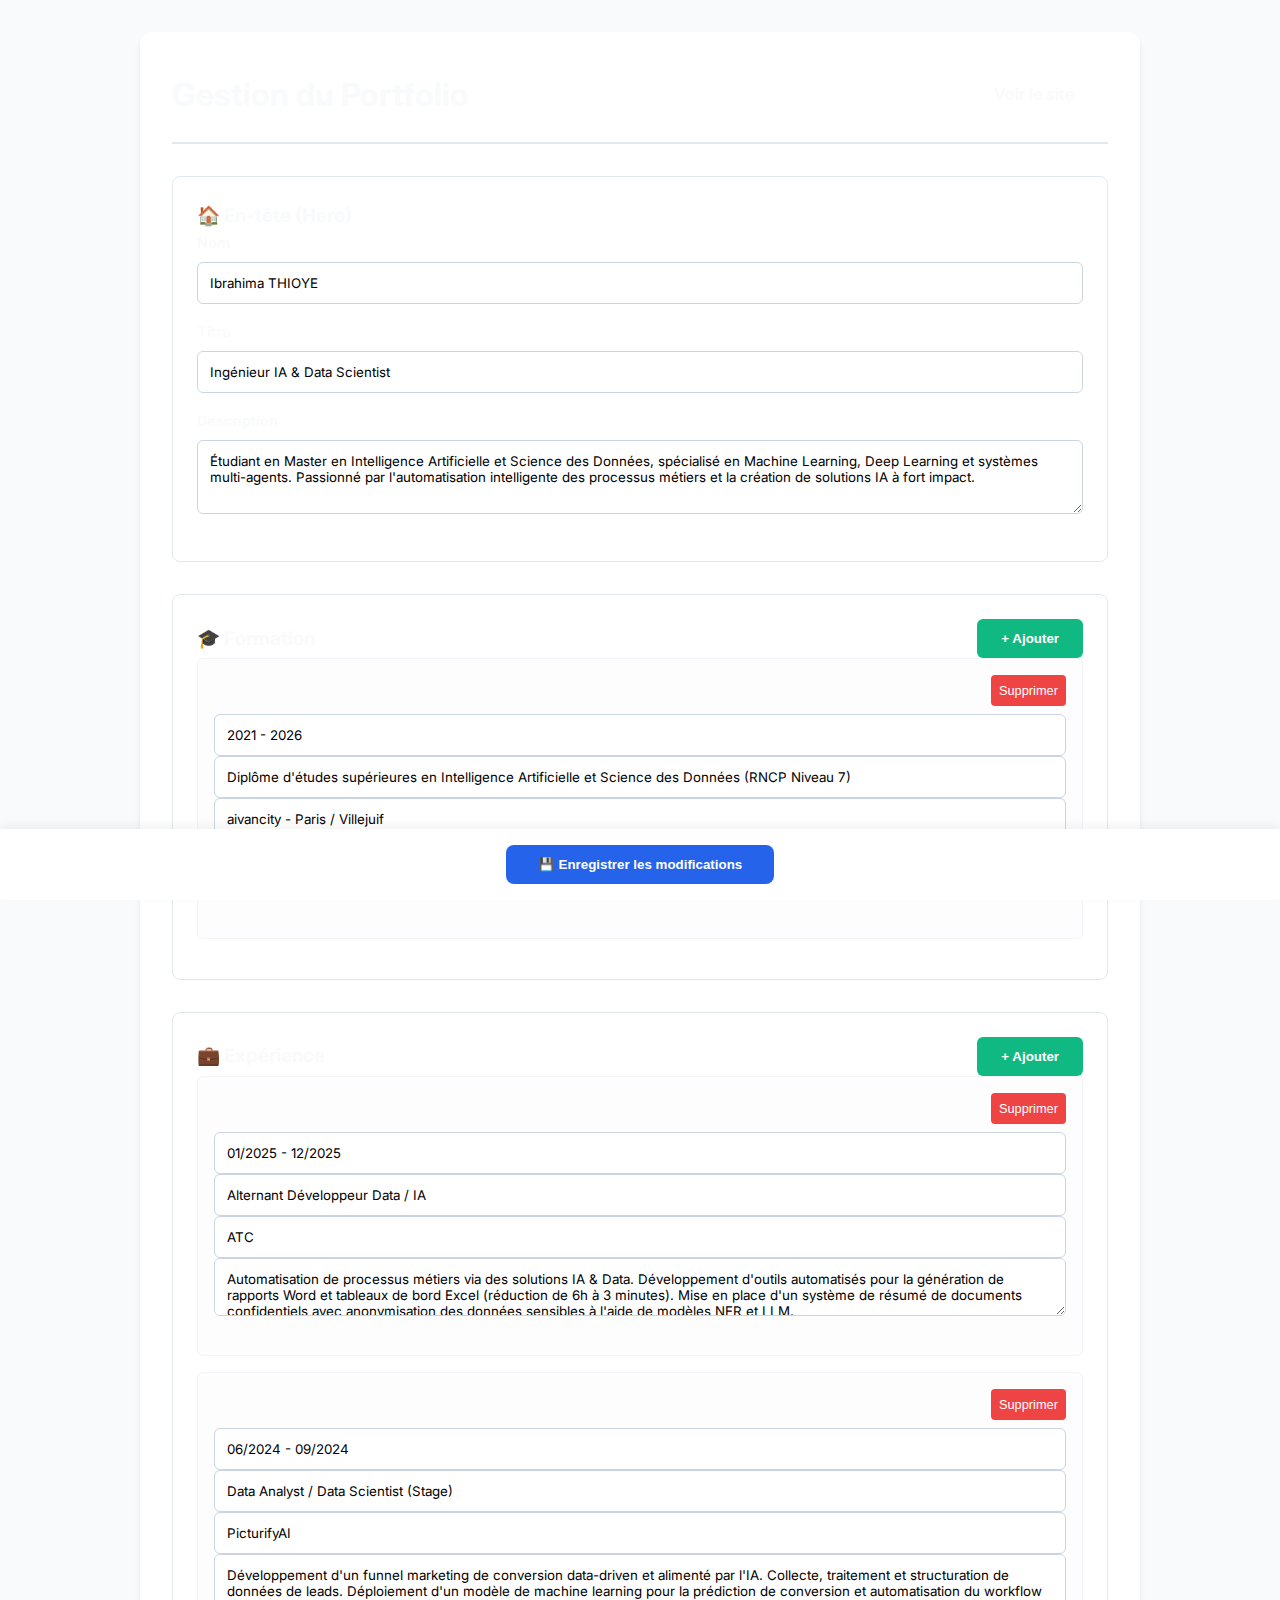
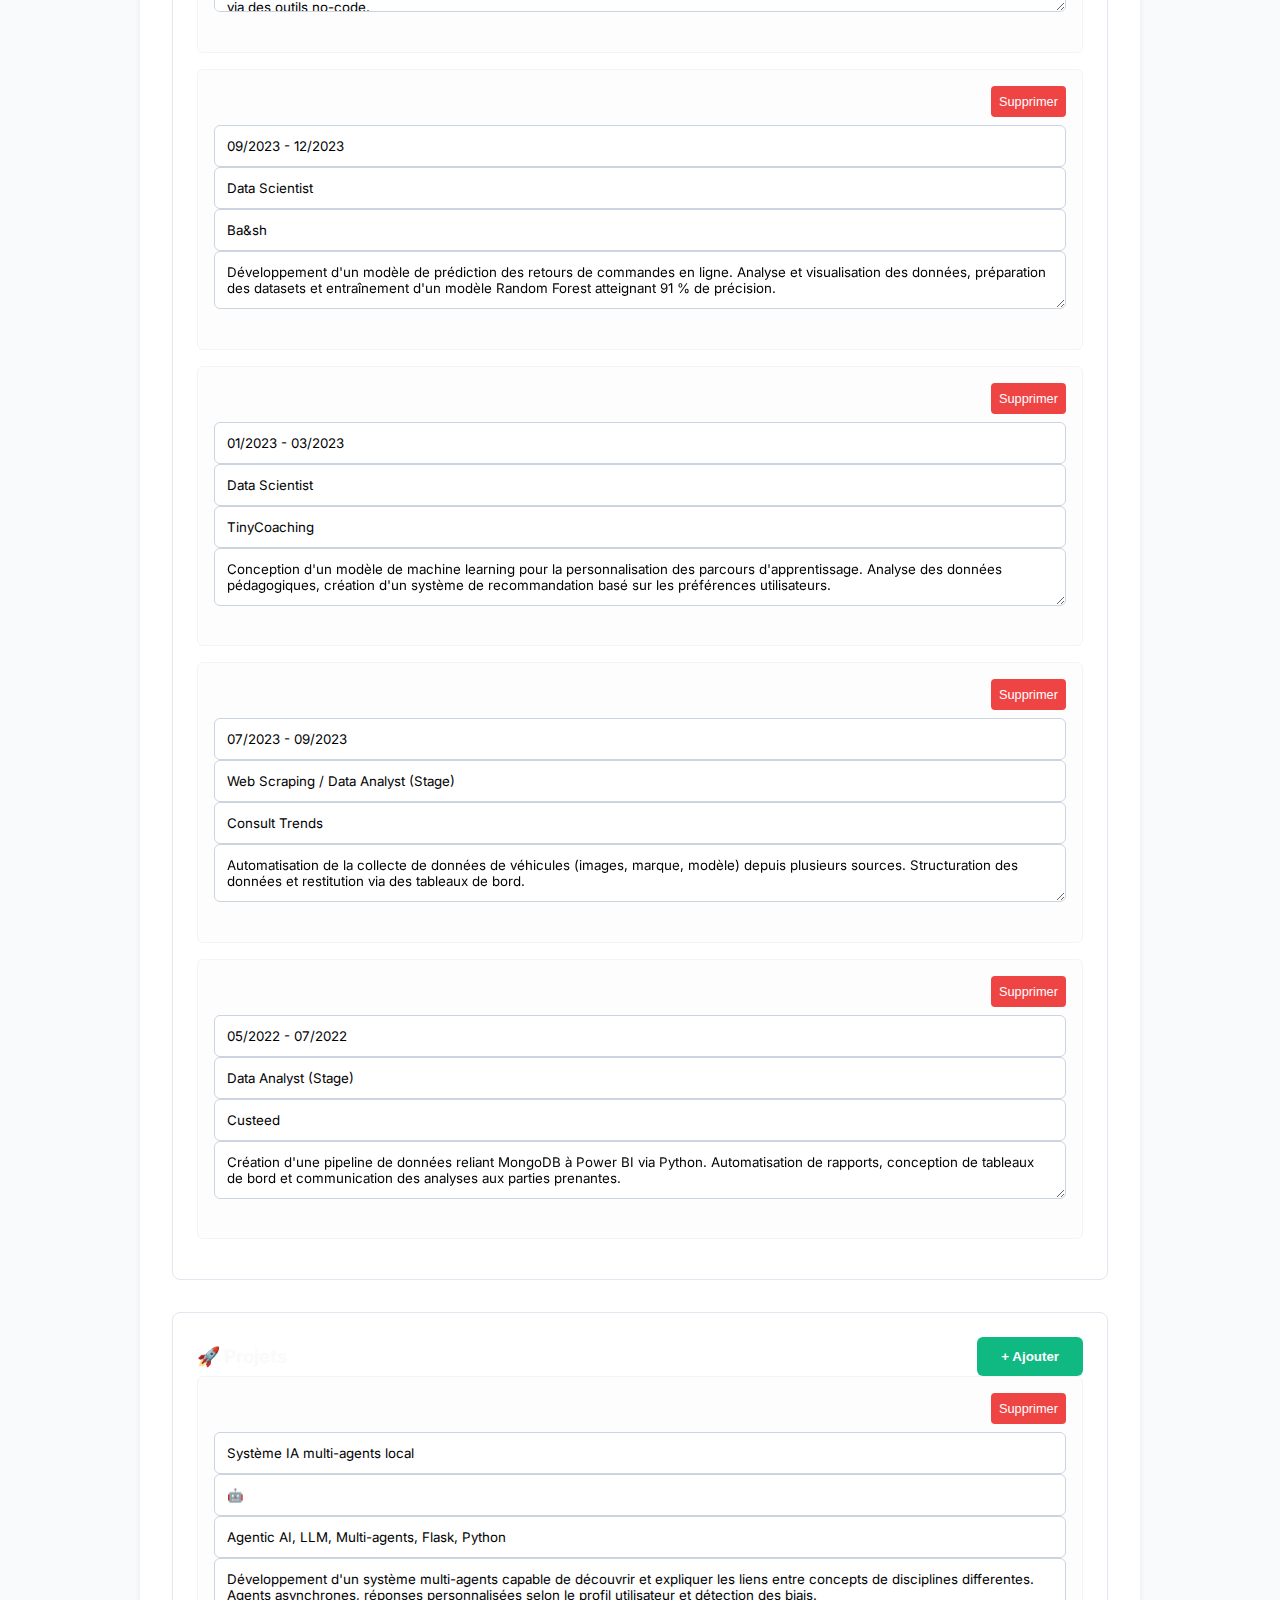
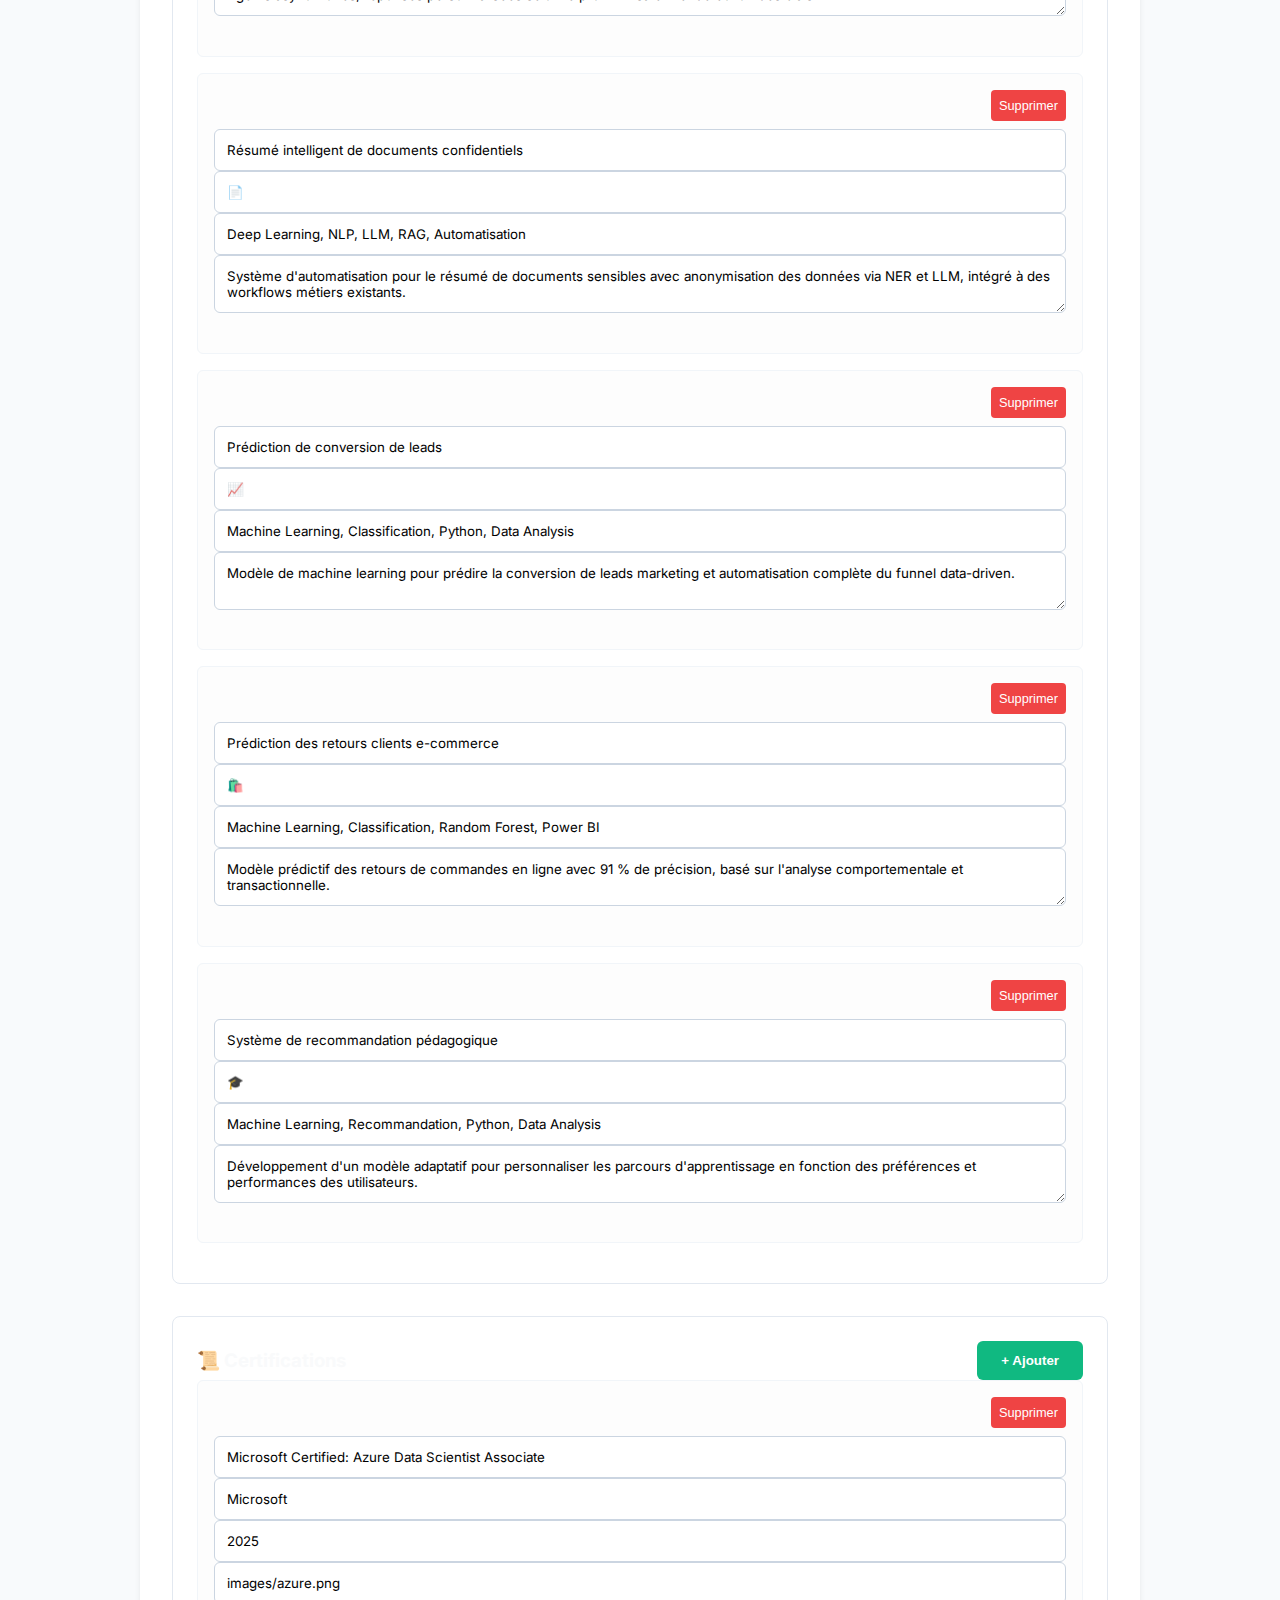
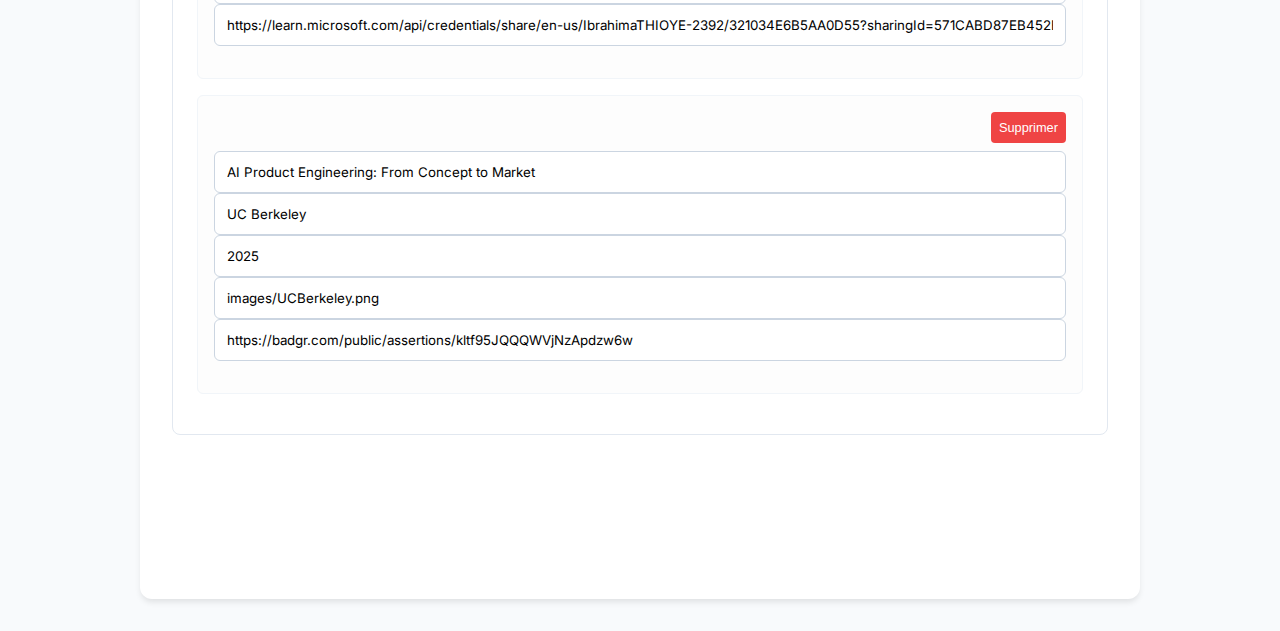
<file: admin.html>
<!DOCTYPE html>
<html lang="fr">
<head>
    <meta charset="UTF-8">
    <meta name="viewport" content="width=device-width, initial-scale=1.0">
    <title>Admin - Gestion du Portfolio</title>
    <link rel="stylesheet" href="style.css">
    <link href="https://fonts.googleapis.com/css2?family=Inter:wght@300;400;500;600;700;800&display=swap" rel="stylesheet">
    <script src="data.js"></script>
    <style>
        :root {
            --admin-primary: #2563eb;
            --admin-bg: #f8fafc;
        }

        body {
            background-color: var(--admin-bg);
            padding: 2rem;
            font-family: 'Inter', sans-serif;
        }

        .admin-container {
            max-width: 1000px;
            margin: 0 auto;
            background: white;
            padding: 2rem;
            border-radius: 12px;
            box-shadow: 0 4px 6px -1px rgb(0 0 0 / 0.1);
        }

        .admin-header {
            display: flex;
            justify-content: space-between;
            align-items: center;
            margin-bottom: 2rem;
            border-bottom: 2px solid #e2e8f0;
            padding-bottom: 1rem;
        }

        .section-box {
            background: #fff;
            border: 1px solid #e2e8f0;
            border-radius: 8px;
            padding: 1.5rem;
            margin-bottom: 2rem;
        }

        .section-box h3 {
            margin-top: 0;
            color: var(--text-primary);
            display: flex;
            justify-content: space-between;
            align-items: center;
        }

        .form-group {
            margin-bottom: 1rem;
        }

        label {
            display: block;
            font-weight: 600;
            margin-bottom: 0.5rem;
            font-size: 0.9rem;
        }

        input, textarea {
            width: 100%;
            padding: 0.75rem;
            border: 1px solid #cbd5e1;
            border-radius: 6px;
            font-family: inherit;
        }

        .item-row {
            border: 1px solid #f1f5f9;
            padding: 1rem;
            border-radius: 6px;
            margin-bottom: 1rem;
            position: relative;
            background: #fdfdfd;
        }

        .delete-btn {
            background: #ef4444;
            color: white;
            border: none;
            padding: 0.5rem;
            border-radius: 4px;
            cursor: pointer;
            font-size: 0.8rem;
        }

        .add-btn {
            background: #10b981;
            color: white;
            border: none;
            padding: 0.75rem 1.5rem;
            border-radius: 6px;
            cursor: pointer;
            font-weight: 600;
        }

        .save-bar {
            position: fixed;
            bottom: 0;
            left: 0;
            right: 0;
            background: white;
            padding: 1rem;
            box-shadow: 0 -4px 10px rgba(0,0,0,0.05);
            display: flex;
            justify-content: center;
            gap: 1rem;
            z-index: 100;
        }

        .btn-main {
            padding: 0.75rem 2rem;
            border-radius: 8px;
            font-weight: 700;
            border: none;
            cursor: pointer;
            transition: all 0.2s;
        }

        .btn-save { background: var(--admin-primary); color: white; }
        .btn-save:hover { background: #1d4ed8; }

        .status-msg {
            text-align: center;
            padding: 1rem;
            margin-top: 1rem;
            border-radius: 6px;
            display: none;
        }
        .status-success { background: #dcfce7; color: #166534; display: block; }
        .status-error { background: #fee2e2; color: #991b1b; display: block; }
    </style>
</head>
<body>

    <div class="admin-container">
        <div class="admin-header">
            <h1>Gestion du Portfolio</h1>
            <a href="index.html" class="btn btn-secondary">Voir le site</a>
        </div>

        <div id="status-container" class="status-msg"></div>

        <!-- 1. HERO -->
        <div class="section-box">
            <h3>🏠 En-tête (Hero)</h3>
            <div class="form-group">
                <label>Nom</label>
                <input type="text" id="hero-name">
            </div>
            <div class="form-group">
                <label>Titre</label>
                <input type="text" id="hero-title">
            </div>
            <div class="form-group">
                <label>Description</label>
                <textarea id="hero-description" rows="3"></textarea>
            </div>
        </div>

        <!-- 2. EDUCATION -->
        <div class="section-box">
            <h3>🎓 Formation <button class="add-btn" onclick="addItem('education')">+ Ajouter</button></h3>
            <div id="education-list"></div>
        </div>

        <!-- 3. EXPERIENCE -->
        <div class="section-box">
            <h3>💼 Expérience <button class="add-btn" onclick="addItem('experience')">+ Ajouter</button></h3>
            <div id="experience-list"></div>
        </div>

        <!-- 4. PROJECTS -->
        <div class="section-box">
            <h3>🚀 Projets <button class="add-btn" onclick="addItem('projects')">+ Ajouter</button></h3>
            <div id="projects-list"></div>
        </div>

        <!-- 5. CERTIFICATIONS -->
        <div class="section-box">
            <h3>📜 Certifications <button class="add-btn" onclick="addItem('certifications')">+ Ajouter</button></h3>
            <div id="certifications-list"></div>
        </div>

        <div style="height: 100px;"></div>
    </div>

    <div class="save-bar">
        <button class="btn-main btn-save" onclick="saveAll()">💾 Enregistrer les modifications</button>
    </div>

    <script>
        // Use local copy to avoid mutating original during edit
        let data = JSON.parse(JSON.stringify(profileData));

        function initForms() {
            // Hero
            document.getElementById('hero-name').value = data.hero.name;
            document.getElementById('hero-title').value = data.hero.title;
            document.getElementById('hero-description').value = data.hero.description;

            renderList('education');
            renderList('experience');
            renderList('projects');
            renderList('certifications');
        }

        function renderList(key) {
            const container = document.getElementById(`${key}-list`);
            container.innerHTML = '';
            
            data[key].forEach((item, index) => {
                const row = document.createElement('div');
                row.className = 'item-row';
                
                let fields = '';
                if (key === 'education') {
                    fields = `
                        <input type="text" value="${item.year}" onchange="updateItem('${key}', ${index}, 'year', this.value)" placeholder="Années">
                        <input type="text" value="${item.degree}" onchange="updateItem('${key}', ${index}, 'degree', this.value)" placeholder="Diplôme">
                        <input type="text" value="${item.institution}" onchange="updateItem('${key}', ${index}, 'institution', this.value)" placeholder="Établissement">
                        <textarea onchange="updateItem('${key}', ${index}, 'details', this.value)" placeholder="Détails">${item.details}</textarea>
                    `;
                } else if (key === 'experience') {
                    fields = `
                        <input type="text" value="${item.year}" onchange="updateItem('${key}', ${index}, 'year', this.value)" placeholder="Dates">
                        <input type="text" value="${item.title}" onchange="updateItem('${key}', ${index}, 'title', this.value)" placeholder="Poste">
                        <input type="text" value="${item.company}" onchange="updateItem('${key}', ${index}, 'company', this.value)" placeholder="Entreprise">
                        <textarea onchange="updateItem('${key}', ${index}, 'details', this.value)" placeholder="Détails">${item.details}</textarea>
                    `;
                } else if (key === 'projects') {
                    fields = `
                        <input type="text" value="${item.title}" onchange="updateItem('${key}', ${index}, 'title', this.value)" placeholder="Titre">
                        <input type="text" value="${item.icon}" onchange="updateItem('${key}', ${index}, 'icon', this.value)" placeholder="Emoji/Icône">
                        <input type="text" value="${item.tags.join(', ')}" onchange="updateArray('${key}', ${index}, 'tags', this.value)" placeholder="Tags (séparés par virgule)">
                        <textarea onchange="updateItem('${key}', ${index}, 'description', this.value)" placeholder="Description courte">${item.description}</textarea>
                    `;
                } else if (key === 'certifications') {
                    fields = `
                        <input type="text" value="${item.title}" onchange="updateItem('${key}', ${index}, 'title', this.value)" placeholder="Nom">
                        <input type="text" value="${item.issuer}" onchange="updateItem('${key}', ${index}, 'issuer', this.value)" placeholder="Émetteur">
                        <input type="text" value="${item.date}" onchange="updateItem('${key}', ${index}, 'date', this.value)" placeholder="Date">
                        <input type="text" value="${item.image}" onchange="updateItem('${key}', ${index}, 'image', this.value)" placeholder="Image path ou Emoji">
                        <input type="text" value="${item.link}" onchange="updateItem('${key}', ${index}, 'link', this.value)" placeholder="Lien">
                    `;
                }

                row.innerHTML = `
                    <div style="display:flex; justify-content:flex-end; margin-bottom:0.5rem">
                        <button class="delete-btn" onclick="removeItem('${key}', ${index})">Supprimer</button>
                    </div>
                    <div class="form-group">${fields}</div>
                `;
                container.appendChild(row);
            });
        }

        function updateItem(key, index, field, value) {
            data[key][index][field] = value;
        }

        function updateArray(key, index, field, value) {
            data[key][index][field] = value.split(',').map(s => s.trim());
        }

        function removeItem(key, index) {
            data[key].splice(index, 1);
            renderList(key);
        }

        function addItem(key) {
            const templates = {
                education: { year: "", degree: "", institution: "", details: "" },
                experience: { year: "", title: "", company: "", details: "" },
                projects: { project_id: "p" + Date.now(), title: "", icon: "🚀", company: "Perso", description: "", tags: [], github_link: "#", demo_link: "#", full_details: "" },
                certifications: { title: "", issuer: "", date: "", image: "", link: "#" }
            };
            data[key].push({...templates[key]});
            renderList(key);
        }

        async function saveAll() {
            // Update Hero from statics
            data.hero.name = document.getElementById('hero-name').value;
            data.hero.title = document.getElementById('hero-title').value;
            data.hero.description = document.getElementById('hero-description').value;

            const status = document.getElementById('status-container');
            status.textContent = "Tentative d'enregistrement...";
            status.className = 'status-msg';

            try {
                const response = await fetch('http://localhost:3000/api/save', {
                    method: 'POST',
                    headers: { 'Content-Type': 'application/json' },
                    body: JSON.stringify(data)
                });

                if (response.ok) {
                    status.textContent = "✅ Changements enregistrés avec succès !";
                    status.className = 'status-msg status-success';
                } else {
                    throw new Error('Server rejected save');
                }
            } catch (err) {
                status.textContent = "❌ Erreur : Assurez-vous que 'node admin-server.js' est bien lancé sur votre machine.";
                status.className = 'status-msg status-error';
            }
        }

        document.addEventListener('DOMContentLoaded', initForms);
    </script>
</body>
</html>
</file>
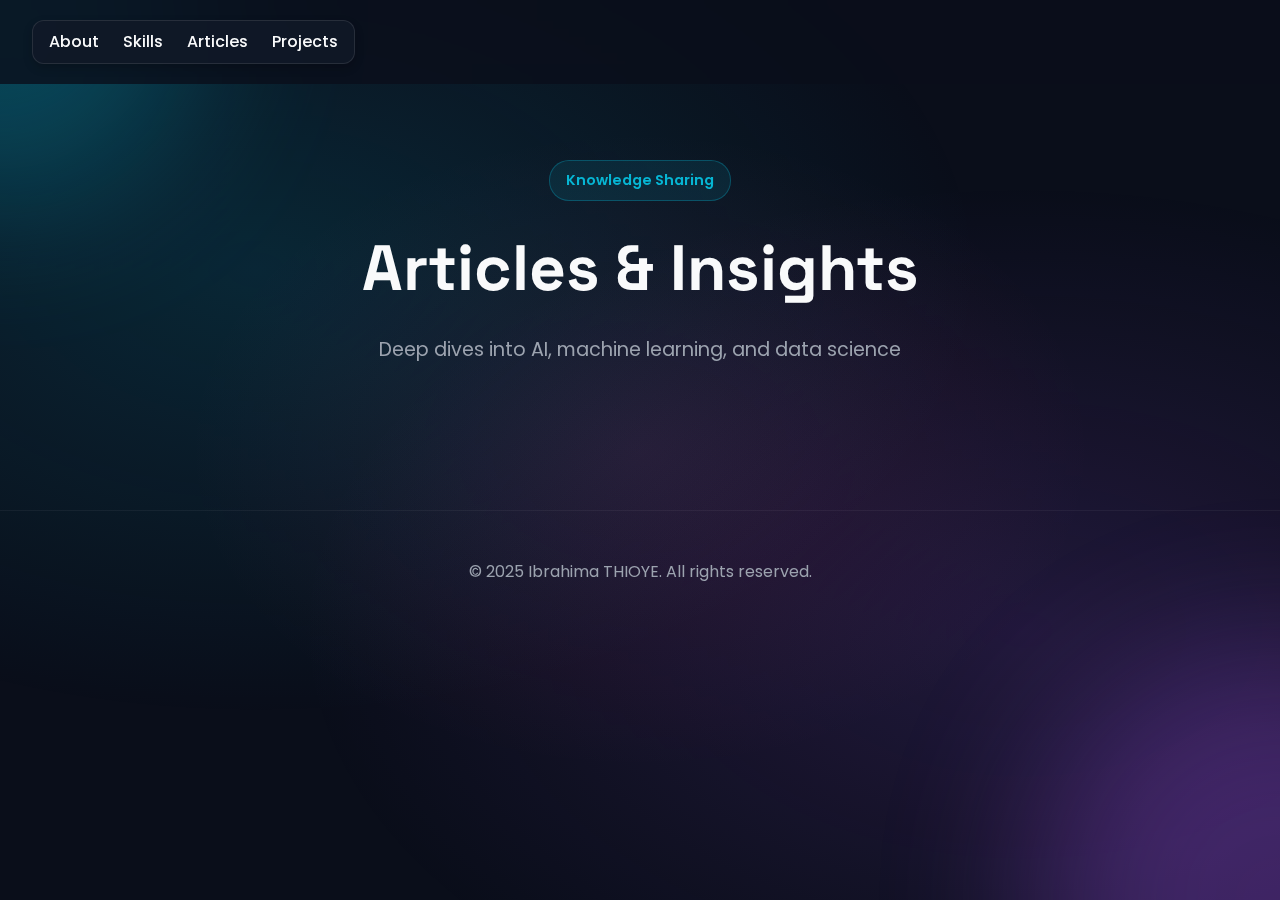
<file: articles.html>
<!DOCTYPE html>
<html lang="en">
<head>
    <meta charset="UTF-8">
    <meta name="viewport" content="width=device-width, initial-scale=1.0">
    <title>Ibrahima THIOYE - Articles & Insights</title>
    <link rel="stylesheet" href="style.css"> 
    <link href="https://fonts.googleapis.com/css2?family=Space+Grotesk:wght@400;500;600;700&family=Inter:wght@300;400;500;600&display=swap" rel="stylesheet">
    <script src="data.js"></script>
</head>
<body>
    <div class="mesh-gradient"></div>
    <div class="orb orb-1"></div>
    <div class="orb orb-2"></div>

    <nav>
        <div class="container">
            <div class="nav-container-wrapper">
                <ul class="nav-links">
                    <li><a href="index.html">About</a></li>
                    <li><a href="skills.html">Skills</a></li>
                    <li><a href="articles.html">Articles</a></li>
                    <li><a href="projects.html">Projects</a></li>
                </ul>
            </div>
        </div>
    </nav>
    
    <section id="articles" style="padding-top: 10rem;">
        <div class="container">
            <div class="section-header">
                <span class="section-tag">Knowledge Sharing</span>
                <h2 class="section-title">Articles & Insights</h2>
                <p class="section-subtitle">Deep dives into AI, machine learning, and data science</p>
            </div>
            <div class="articles-grid" id="articles-container">
                </div>
        </div>
    </section>

    <footer>
        <div class="container">
            <p>&copy; 2025 Ibrahima THIOYE. All rights reserved.</p>
        </div>
    </footer>
    <script src="script.js"></script>
</body>
</html>
</file>
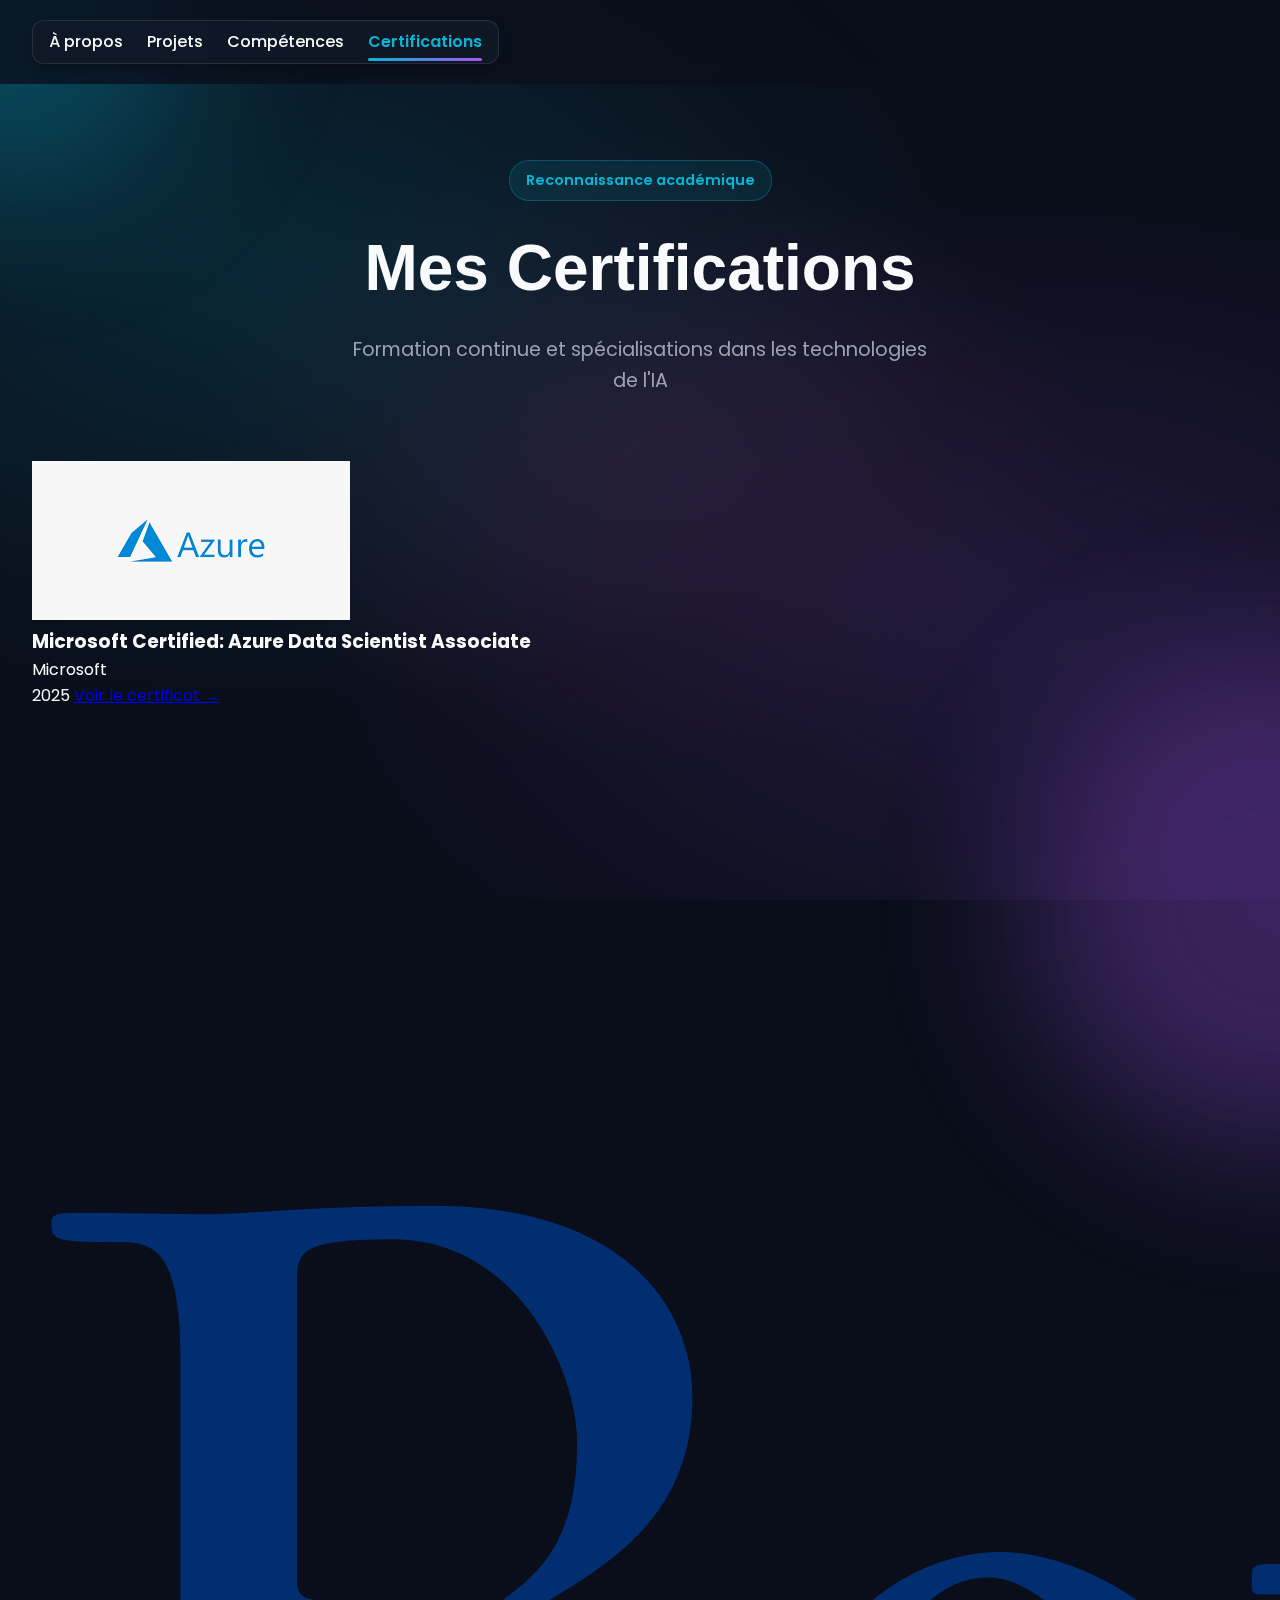
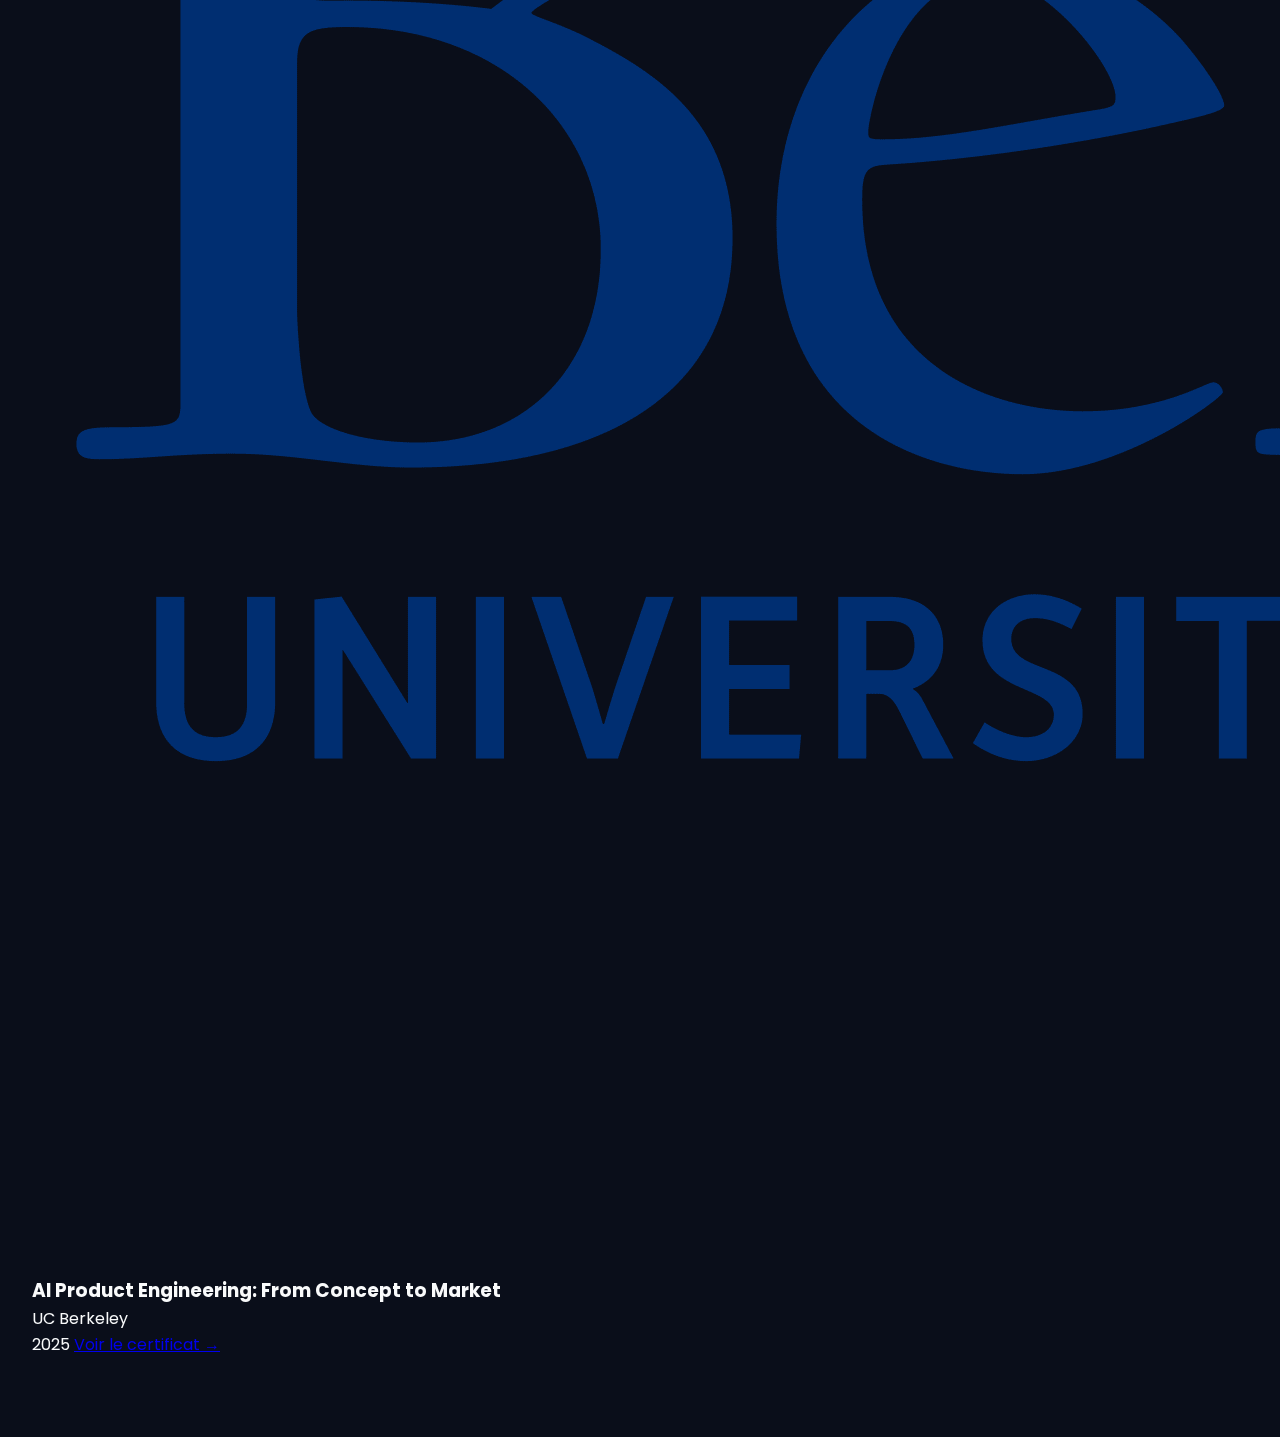
<file: certifications.html>
<!DOCTYPE html>
<html lang="en">

<head>
    <meta charset="UTF-8">
    <meta name="viewport" content="width=device-width, initial-scale=1.0">
    <title>Ibrahima THIOYE - Certifications</title>
    <link rel="stylesheet" href="style.css">
    <link href="https://fonts.googleapis.com/css2?family=Inter:wght@300;400;500;600;700;800&display=swap"
        rel="stylesheet">
    <script src="data.js"></script>
</head>

<body>
    <div class="mesh-gradient"></div>
    <div class="orb orb-1"></div>
    <div class="orb orb-2"></div>

    <nav>
        <div class="container">
            <div class="nav-container-wrapper">
                <ul class="nav-links">
                    <li><a href="index.html">À propos</a></li>
                    <li><a href="projects.html">Projets</a></li>
                    <li><a href="skills.html">Compétences</a></li>
                    <li><a href="certifications.html">Certifications</a></li>
                </ul>
            </div>
        </div>
    </nav>

    <section id="certifications" style="padding-top: 10rem;">
        <div class="container">
            <div class="section-header">
                <span class="section-tag">Reconnaissance académique</span>
                <h2 class="section-title">Mes Certifications</h2>
                <p class="section-subtitle">Formation continue et spécialisations dans les technologies de l'IA</p>
            </div>
            <div class="certifications-grid" id="certifications-container">
            </div>
        </div>
    </section>

    <script src="script.js"></script>
</body>

</html>
</file>
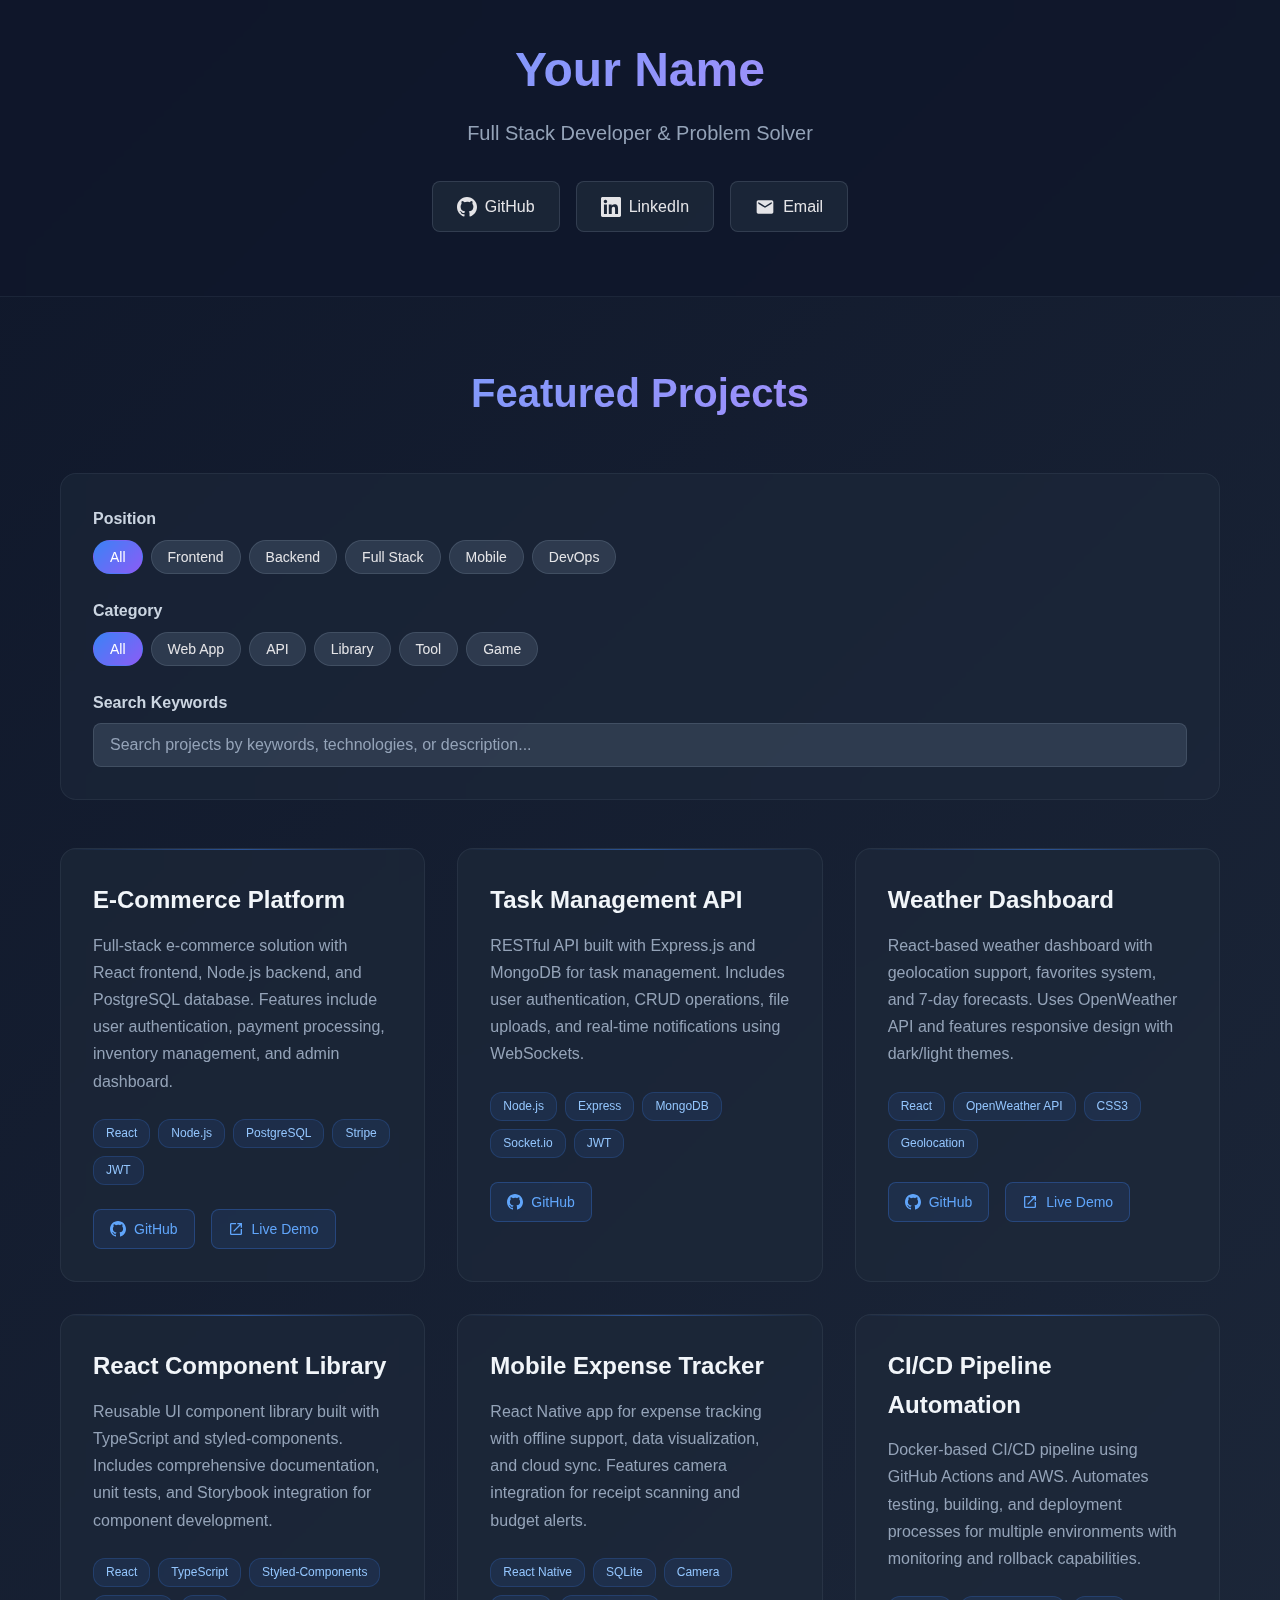
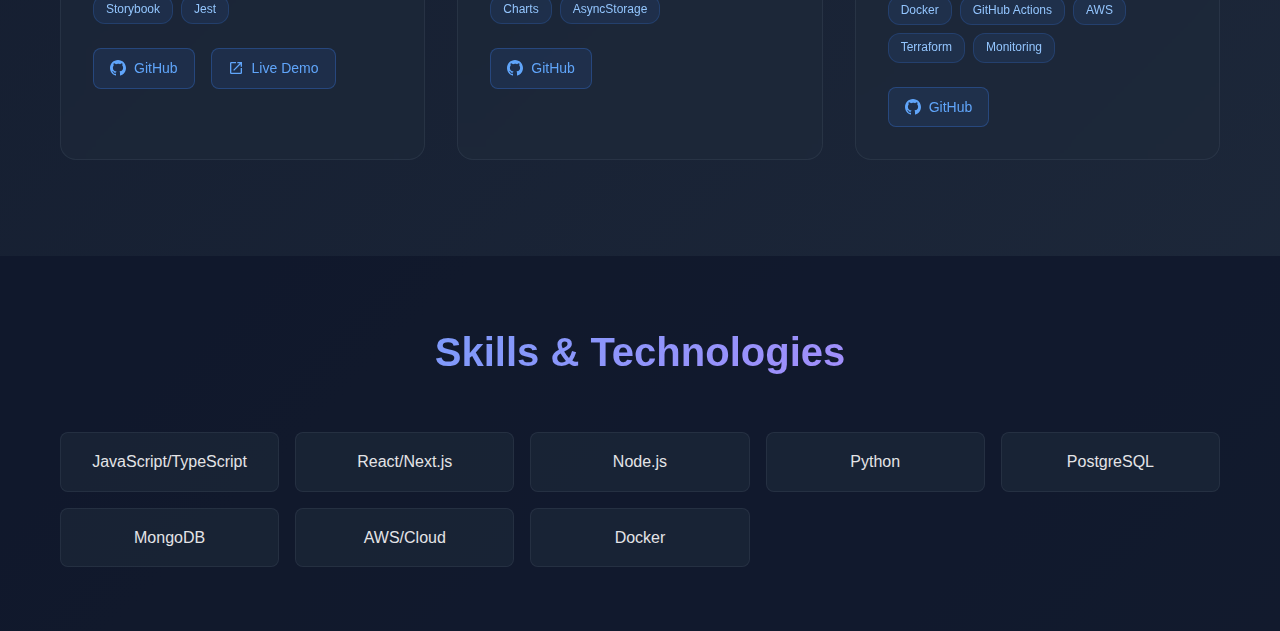
<file: index_bis.html>
<!DOCTYPE html>
<html lang="en">
<head>
    <meta charset="UTF-8">
    <meta name="viewport" content="width=device-width, initial-scale=1.0">
    <title>Your Name - Developer Portfolio</title>
    <style>
        * {
            margin: 0;
            padding: 0;
            box-sizing: border-box;
        }

        body {
            font-family: 'Inter', -apple-system, BlinkMacSystemFont, 'Segoe UI', Roboto, sans-serif;
            line-height: 1.6;
            color: #e4e4e7;
            background: linear-gradient(135deg, #0f172a 0%, #1e293b 100%);
            min-height: 100vh;
        }

        .container {
            max-width: 1200px;
            margin: 0 auto;
            padding: 0 20px;
        }

        /* Header */
        header {
            padding: 2rem 0;
            text-align: center;
            background: rgba(15, 23, 42, 0.8);
            backdrop-filter: blur(10px);
            border-bottom: 1px solid rgba(148, 163, 184, 0.1);
        }

        .hero {
            margin-bottom: 2rem;
        }

        .hero h1 {
            font-size: 3rem;
            font-weight: 700;
            background: linear-gradient(135deg, #60a5fa, #c084fc);
            background-clip: text;
            -webkit-background-clip: text;
            -webkit-text-fill-color: transparent;
            margin-bottom: 0.5rem;
        }

        .hero p {
            font-size: 1.25rem;
            color: #94a3b8;
            margin-bottom: 2rem;
        }

        .social-links {
            display: flex;
            justify-content: center;
            gap: 1rem;
            flex-wrap: wrap;
        }

        .social-links a {
            display: inline-flex;
            align-items: center;
            gap: 0.5rem;
            padding: 0.75rem 1.5rem;
            background: rgba(30, 41, 59, 0.8);
            border: 1px solid rgba(148, 163, 184, 0.2);
            border-radius: 8px;
            color: #e4e4e7;
            text-decoration: none;
            transition: all 0.3s ease;
        }

        .social-links a:hover {
            background: rgba(59, 130, 246, 0.1);
            border-color: rgba(59, 130, 246, 0.3);
            transform: translateY(-2px);
        }

        /* Projects Section */
        .projects-section {
            padding: 4rem 0;
        }

        .section-title {
            font-size: 2.5rem;
            font-weight: 700;
            text-align: center;
            margin-bottom: 3rem;
            background: linear-gradient(135deg, #60a5fa, #c084fc);
            background-clip: text;
            -webkit-background-clip: text;
            -webkit-text-fill-color: transparent;
        }

        /* Filters */
        .filters {
            margin-bottom: 3rem;
            background: rgba(30, 41, 59, 0.5);
            padding: 2rem;
            border-radius: 16px;
            border: 1px solid rgba(148, 163, 184, 0.1);
            backdrop-filter: blur(10px);
        }

        .filter-group {
            margin-bottom: 1.5rem;
        }

        .filter-group:last-child {
            margin-bottom: 0;
        }

        .filter-label {
            display: block;
            font-weight: 600;
            margin-bottom: 0.5rem;
            color: #cbd5e1;
        }

        .filter-buttons {
            display: flex;
            flex-wrap: wrap;
            gap: 0.5rem;
        }

        .filter-btn {
            padding: 0.5rem 1rem;
            background: rgba(51, 65, 85, 0.8);
            border: 1px solid rgba(148, 163, 184, 0.2);
            border-radius: 20px;
            color: #e4e4e7;
            cursor: pointer;
            transition: all 0.3s ease;
            font-size: 0.875rem;
        }

        .filter-btn:hover {
            background: rgba(59, 130, 246, 0.2);
            border-color: rgba(59, 130, 246, 0.4);
        }

        .filter-btn.active {
            background: linear-gradient(135deg, #3b82f6, #8b5cf6);
            border-color: transparent;
            color: white;
        }

        .search-box {
            width: 100%;
            padding: 0.75rem 1rem;
            background: rgba(51, 65, 85, 0.8);
            border: 1px solid rgba(148, 163, 184, 0.2);
            border-radius: 8px;
            color: #e4e4e7;
            font-size: 1rem;
        }

        .search-box::placeholder {
            color: #94a3b8;
        }

        .search-box:focus {
            outline: none;
            border-color: rgba(59, 130, 246, 0.5);
            box-shadow: 0 0 0 3px rgba(59, 130, 246, 0.1);
        }

        /* Projects Grid */
        .projects-grid {
            display: grid;
            grid-template-columns: repeat(auto-fit, minmax(350px, 1fr));
            gap: 2rem;
        }

        .project-card {
            background: rgba(30, 41, 59, 0.6);
            border: 1px solid rgba(148, 163, 184, 0.1);
            border-radius: 16px;
            padding: 2rem;
            backdrop-filter: blur(10px);
            transition: all 0.3s ease;
            position: relative;
            overflow: hidden;
        }

        .project-card::before {
            content: '';
            position: absolute;
            top: 0;
            left: 0;
            right: 0;
            height: 1px;
            background: linear-gradient(90deg, transparent, rgba(59, 130, 246, 0.5), transparent);
        }

        .project-card {
            cursor: pointer;
        }

        .project-card:hover {
            transform: translateY(-4px);
            border-color: rgba(59, 130, 246, 0.3);
            box-shadow: 0 20px 40px rgba(0, 0, 0, 0.3);
        }

        .project-title {
            font-size: 1.5rem;
            font-weight: 700;
            margin-bottom: 0.75rem;
            color: #f1f5f9;
        }

        .project-description {
            color: #94a3b8;
            margin-bottom: 1.5rem;
            line-height: 1.7;
        }

        .project-tags {
            display: flex;
            flex-wrap: wrap;
            gap: 0.5rem;
            margin-bottom: 1.5rem;
        }

        .tag {
            padding: 0.25rem 0.75rem;
            background: rgba(59, 130, 246, 0.1);
            border: 1px solid rgba(59, 130, 246, 0.2);
            border-radius: 12px;
            font-size: 0.75rem;
            color: #93c5fd;
        }

        .project-links {
            display: flex;
            gap: 1rem;
        }

        .project-link {
            display: inline-flex;
            align-items: center;
            gap: 0.5rem;
            padding: 0.5rem 1rem;
            background: rgba(59, 130, 246, 0.1);
            border: 1px solid rgba(59, 130, 246, 0.3);
            border-radius: 8px;
            color: #60a5fa;
            text-decoration: none;
            font-size: 0.875rem;
            transition: all 0.3s ease;
        }

        .project-link:hover {
            background: rgba(59, 130, 246, 0.2);
            border-color: rgba(59, 130, 246, 0.5);
        }

        .no-results {
            text-align: center;
            padding: 3rem;
            color: #64748b;
            display: none;
        }

        .no-results.show {
            display: block;
        }

        /* Project Detail Modal */
        .modal-overlay {
            position: fixed;
            top: 0;
            left: 0;
            width: 100%;
            height: 100%;
            background: rgba(0, 0, 0, 0.8);
            backdrop-filter: blur(10px);
            display: none;
            justify-content: center;
            align-items: center;
            z-index: 1000;
            padding: 2rem;
        }

        .modal-overlay.show {
            display: flex;
        }

        .modal-content {
            background: rgba(15, 23, 42, 0.95);
            border: 1px solid rgba(148, 163, 184, 0.2);
            border-radius: 16px;
            max-width: 900px;
            width: 100%;
            max-height: 90vh;
            overflow-y: auto;
            position: relative;
        }

        .modal-header {
            position: sticky;
            top: 0;
            background: rgba(15, 23, 42, 0.98);
            backdrop-filter: blur(20px);
            padding: 2rem 2rem 1rem;
            border-bottom: 1px solid rgba(148, 163, 184, 0.1);
            display: flex;
            justify-content: space-between;
            align-items: flex-start;
            gap: 2rem;
        }

        .modal-title {
            font-size: 2rem;
            font-weight: 700;
            background: linear-gradient(135deg, #60a5fa, #c084fc);
            background-clip: text;
            -webkit-background-clip: text;
            -webkit-text-fill-color: transparent;
            margin: 0;
        }

        .close-btn {
            background: rgba(51, 65, 85, 0.8);
            border: 1px solid rgba(148, 163, 184, 0.2);
            border-radius: 8px;
            color: #e4e4e7;
            cursor: pointer;
            padding: 0.5rem;
            transition: all 0.3s ease;
            display: flex;
            align-items: center;
            justify-content: center;
            width: 40px;
            height: 40px;
            flex-shrink: 0;
        }

        .close-btn:hover {
            background: rgba(239, 68, 68, 0.2);
            border-color: rgba(239, 68, 68, 0.4);
            color: #fca5a5;
        }

        .modal-body {
            padding: 2rem;
        }

        .project-meta {
            display: flex;
            flex-wrap: wrap;
            gap: 1rem;
            margin-bottom: 2rem;
            padding: 1.5rem;
            background: rgba(30, 41, 59, 0.5);
            border-radius: 12px;
            border: 1px solid rgba(148, 163, 184, 0.1);
        }

        .meta-item {
            display: flex;
            flex-direction: column;
            gap: 0.25rem;
        }

        .meta-label {
            font-size: 0.75rem;
            color: #94a3b8;
            text-transform: uppercase;
            letter-spacing: 0.05em;
            font-weight: 600;
        }

        .meta-value {
            color: #e4e4e7;
            font-weight: 500;
        }

        .project-overview {
            margin-bottom: 2rem;
        }

        .section-header {
            font-size: 1.25rem;
            font-weight: 700;
            color: #f1f5f9;
            margin-bottom: 1rem;
            display: flex;
            align-items: center;
            gap: 0.5rem;
        }

        .section-content {
            color: #cbd5e1;
            line-height: 1.7;
            margin-bottom: 2rem;
        }

        .project-images {
            margin-bottom: 2rem;
        }

        .image-gallery {
            display: grid;
            gap: 1rem;
            margin-bottom: 1rem;
        }

        .image-gallery.single {
            grid-template-columns: 1fr;
        }

        .image-gallery.double {
            grid-template-columns: 1fr 1fr;
        }

        .image-gallery.multiple {
            grid-template-columns: repeat(auto-fit, minmax(250px, 1fr));
        }

        .project-image {
            border-radius: 12px;
            overflow: hidden;
            border: 1px solid rgba(148, 163, 184, 0.1);
            cursor: pointer;
            transition: all 0.3s ease;
        }

        .project-image:hover {
            border-color: rgba(59, 130, 246, 0.3);
            transform: scale(1.02);
        }

        .project-image img {
            width: 100%;
            height: auto;
            display: block;
        }

        .image-caption {
            padding: 0.75rem;
            background: rgba(30, 41, 59, 0.8);
            font-size: 0.875rem;
            color: #94a3b8;
            text-align: center;
        }

        .tech-stack {
            display: flex;
            flex-wrap: wrap;
            gap: 0.75rem;
            margin-bottom: 2rem;
        }

        .tech-item {
            padding: 0.5rem 1rem;
            background: rgba(59, 130, 246, 0.1);
            border: 1px solid rgba(59, 130, 246, 0.2);
            border-radius: 20px;
            color: #93c5fd;
            font-size: 0.875rem;
            font-weight: 500;
        }

        .features-list {
            list-style: none;
            padding: 0;
            margin: 0;
        }

        .features-list li {
            padding: 0.75rem 0;
            border-bottom: 1px solid rgba(148, 163, 184, 0.1);
            display: flex;
            align-items: flex-start;
            gap: 0.75rem;
        }

        .features-list li:last-child {
            border-bottom: none;
        }

        .feature-icon {
            color: #60a5fa;
            margin-top: 0.125rem;
            flex-shrink: 0;
        }

        .challenges-section, .learnings-section {
            margin-bottom: 2rem;
        }

        .modal-actions {
            display: flex;
            gap: 1rem;
            padding: 2rem;
            background: rgba(30, 41, 59, 0.3);
            border-top: 1px solid rgba(148, 163, 184, 0.1);
            border-radius: 0 0 16px 16px;
        }

        .action-btn {
            display: inline-flex;
            align-items: center;
            gap: 0.5rem;
            padding: 0.75rem 1.5rem;
            background: rgba(59, 130, 246, 0.1);
            border: 1px solid rgba(59, 130, 246, 0.3);
            border-radius: 8px;
            color: #60a5fa;
            text-decoration: none;
            font-weight: 500;
            transition: all 0.3s ease;
        }

        .action-btn:hover {
            background: rgba(59, 130, 246, 0.2);
            border-color: rgba(59, 130, 246, 0.5);
            transform: translateY(-1px);
        }

        .action-btn.primary {
            background: linear-gradient(135deg, #3b82f6, #8b5cf6);
            border-color: transparent;
            color: white;
        }

        .action-btn.primary:hover {
            background: linear-gradient(135deg, #2563eb, #7c3aed);
        }

        /* Skills Section */
        .skills-section {
            padding: 4rem 0;
            background: rgba(15, 23, 42, 0.8);
            margin-top: 2rem;
        }

        .skills-grid {
            display: grid;
            grid-template-columns: repeat(auto-fit, minmax(200px, 1fr));
            gap: 1rem;
            margin-top: 2rem;
        }

        .skill-item {
            padding: 1rem;
            background: rgba(30, 41, 59, 0.6);
            border: 1px solid rgba(148, 163, 184, 0.1);
            border-radius: 8px;
            text-align: center;
            transition: all 0.3s ease;
        }

        .skill-item:hover {
            border-color: rgba(59, 130, 246, 0.3);
            transform: translateY(-2px);
        }

        /* Responsive */
        @media (max-width: 768px) {
            .hero h1 {
                font-size: 2rem;
            }

            .projects-grid {
                grid-template-columns: 1fr;
            }

            .filter-buttons {
                justify-content: center;
            }

            .social-links {
                flex-direction: column;
                align-items: center;
            }
        }
    </style>
</head>
<body>
    <header>
        <div class="container">
            <div class="hero">
                <h1>Your Name</h1>
                <p>Full Stack Developer & Problem Solver</p>
                <div class="social-links">
                    <a href="https://github.com/yourusername" target="_blank">
                        <svg width="20" height="20" viewBox="0 0 24 24" fill="currentColor">
                            <path d="M12 0C5.374 0 0 5.373 0 12 0 17.302 3.438 21.8 8.207 23.387c.599.111.793-.261.793-.577v-2.234c-3.338.726-4.033-1.416-4.033-1.416-.546-1.387-1.333-1.756-1.333-1.756-1.089-.745.083-.729.083-.729 1.205.084 1.839 1.237 1.839 1.237 1.07 1.834 2.807 1.304 3.492.997.107-.775.418-1.305.762-1.604-2.665-.305-5.467-1.334-5.467-5.931 0-1.311.469-2.381 1.236-3.221-.124-.303-.535-1.524.117-3.176 0 0 1.008-.322 3.301 1.23A11.509 11.509 0 0112 5.803c1.02.005 2.047.138 3.006.404 2.291-1.552 3.297-1.23 3.297-1.23.653 1.653.242 2.874.118 3.176.77.84 1.235 1.911 1.235 3.221 0 4.609-2.807 5.624-5.479 5.921.43.372.823 1.102.823 2.222v3.293c0 .319.192.694.801.576C20.566 21.797 24 17.3 24 12c0-6.627-5.373-12-12-12z"/>
                        </svg>
                        GitHub
                    </a>
                    <a href="https://linkedin.com/in/yourprofile" target="_blank">
                        <svg width="20" height="20" viewBox="0 0 24 24" fill="currentColor">
                            <path d="M20.447 20.452h-3.554v-5.569c0-1.328-.027-3.037-1.852-3.037-1.853 0-2.136 1.445-2.136 2.939v5.667H9.351V9h3.414v1.561h.046c.477-.9 1.637-1.85 3.37-1.85 3.601 0 4.267 2.37 4.267 5.455v6.286zM5.337 7.433c-1.144 0-2.063-.926-2.063-2.065 0-1.138.92-2.063 2.063-2.063 1.14 0 2.064.925 2.064 2.063 0 1.139-.925 2.065-2.064 2.065zm1.782 13.019H3.555V9h3.564v11.452zM22.225 0H1.771C.792 0 0 .774 0 1.729v20.542C0 23.227.792 24 1.771 24h20.451C23.2 24 24 23.227 24 22.271V1.729C24 .774 23.2 0 22.222 0h.003z"/>
                        </svg>
                        LinkedIn
                    </a>
                    <a href="mailto:your.email@example.com">
                        <svg width="20" height="20" viewBox="0 0 24 24" fill="currentColor">
                            <path d="M20 4H4c-1.1 0-1.99.9-1.99 2L2 18c0 1.1.9 2 2 2h16c1.1 0 2-.9 2-2V6c0-1.1-.9-2-2-2zm0 4l-8 5-8-5V6l8 5 8-5v2z"/>
                        </svg>
                        Email
                    </a>
                </div>
            </div>
        </div>
    </header>

    <section class="projects-section">
        <div class="container">
            <h2 class="section-title">Featured Projects</h2>
            
            <div class="filters">
                <div class="filter-group">
                    <label class="filter-label">Position</label>
                    <div class="filter-buttons" id="positionFilters">
                        <button class="filter-btn active" data-position="all">All</button>
                        <button class="filter-btn" data-position="frontend">Frontend</button>
                        <button class="filter-btn" data-position="backend">Backend</button>
                        <button class="filter-btn" data-position="fullstack">Full Stack</button>
                        <button class="filter-btn" data-position="mobile">Mobile</button>
                        <button class="filter-btn" data-position="devops">DevOps</button>
                    </div>
                </div>
                
                <div class="filter-group">
                    <label class="filter-label">Category</label>
                    <div class="filter-buttons" id="categoryFilters">
                        <button class="filter-btn active" data-category="all">All</button>
                        <button class="filter-btn" data-category="web-app">Web App</button>
                        <button class="filter-btn" data-category="api">API</button>
                        <button class="filter-btn" data-category="library">Library</button>
                        <button class="filter-btn" data-category="tool">Tool</button>
                        <button class="filter-btn" data-category="game">Game</button>
                    </div>
                </div>
                
                <div class="filter-group">
                    <label class="filter-label">Search Keywords</label>
                    <input type="text" class="search-box" id="keywordSearch" placeholder="Search projects by keywords, technologies, or description...">
                </div>
            </div>

            <div class="projects-grid" id="projectsGrid">
                <!-- Projects will be populated by JavaScript -->
            </div>

            <div class="no-results" id="noResults">
                <h3>No projects found</h3>
                <p>Try adjusting your filters or search terms.</p>
            </div>
        </div>
    </section>

    <!-- Project Detail Modal -->
    <div class="modal-overlay" id="projectModal">
        <div class="modal-content">
            <div class="modal-header">
                <h1 class="modal-title" id="modalTitle"></h1>
                <button class="close-btn" id="closeModal">
                    <svg width="20" height="20" viewBox="0 0 24 24" fill="currentColor">
                        <path d="M19 6.41L17.59 5 12 10.59 6.41 5 5 6.41 10.59 12 5 17.59 6.41 19 12 13.41 17.59 19 19 17.59 13.41 12z"/>
                    </svg>
                </button>
            </div>
            
            <div class="modal-body">
                <div class="project-meta" id="projectMeta"></div>
                
                <div class="project-overview">
                    <h3 class="section-header">
                        <svg width="20" height="20" viewBox="0 0 24 24" fill="currentColor">
                            <path d="M14,2H6A2,2 0 0,0 4,4V20A2,2 0 0,0 6,22H18A2,2 0 0,0 20,20V8L14,2M18,20H6V4H13V9H18V20Z"/>
                        </svg>
                        Overview
                    </h3>
                    <div class="section-content" id="projectOverview"></div>
                </div>

                <div class="project-images" id="projectImages" style="display: none;">
                    <h3 class="section-header">
                        <svg width="20" height="20" viewBox="0 0 24 24" fill="currentColor">
                            <path d="M8.5,13.5L11,16.5L14.5,12L19,18H5M21,19V5C21,3.89 20.1,3 19,3H5A2,2 0 0,0 3,5V19A2,2 0 0,0 5,21H19A2,2 0 0,0 21,19Z"/>
                        </svg>
                        Screenshots & Media
                    </h3>
                    <div class="image-gallery" id="imageGallery"></div>
                </div>

                <div class="tech-stack-section">
                    <h3 class="section-header">
                        <svg width="20" height="20" viewBox="0 0 24 24" fill="currentColor">
                            <path d="M12,2A2,2 0 0,1 14,4C14,4.74 13.6,5.39 13,5.73V7H14A7,7 0 0,1 21,14H22A1,1 0 0,1 23,15V18A1,1 0 0,1 22,19H21V20A2,2 0 0,1 19,22H5A2,2 0 0,1 3,20V19H2A1,1 0 0,1 1,18V15A1,1 0 0,1 2,14H3A7,7 0 0,1 10,7H11V5.73C10.4,5.39 10,4.74 10,4A2,2 0 0,1 12,2M7.5,13A2.5,2.5 0 0,0 5,15.5A2.5,2.5 0 0,0 7.5,18A2.5,2.5 0 0,0 10,15.5A2.5,2.5 0 0,0 7.5,13M16.5,13A2.5,2.5 0 0,0 14,15.5A2.5,2.5 0 0,0 16.5,18A2.5,2.5 0 0,0 19,15.5A2.5,2.5 0 0,0 16.5,13Z"/>
                        </svg>
                        Technology Stack
                    </h3>
                    <div class="tech-stack" id="techStack"></div>
                </div>

                <div class="features-section">
                    <h3 class="section-header">
                        <svg width="20" height="20" viewBox="0 0 24 24" fill="currentColor">
                            <path d="M10,17L5,12L6.41,10.58L10,14.17L17.59,6.58L19,8M12,2A10,10 0 0,0 2,12A10,10 0 0,0 12,22A10,10 0 0,0 22,12A10,10 0 0,0 12,2Z"/>
                        </svg>
                        Key Features
                    </h3>
                    <ul class="features-list" id="featuresList"></ul>
                </div>

                <div class="challenges-section">
                    <h3 class="section-header">
                        <svg width="20" height="20" viewBox="0 0 24 24" fill="currentColor">
                            <path d="M13,14H11V10H13M13,18H11V16H13M1,21H23L12,2L1,21Z"/>
                        </svg>
                        Challenges & Solutions
                    </h3>
                    <div class="section-content" id="challengesContent"></div>
                </div>

                <div class="learnings-section">
                    <h3 class="section-header">
                        <svg width="20" height="20" viewBox="0 0 24 24" fill="currentColor">
                            <path d="M12,3L1,9L12,15L21,10.09V17H23V9M5,13.18V17.18L12,21L19,17.18V13.18L12,17L5,13.18Z"/>
                        </svg>
                        What I Learned
                    </h3>
                    <div class="section-content" id="learningsContent"></div>
                </div>
            </div>

            <div class="modal-actions" id="modalActions"></div>
        </div>
    </div>

    <section class="skills-section">
        <div class="container">
            <h2 class="section-title">Skills & Technologies</h2>
            <div class="skills-grid">
                <div class="skill-item">JavaScript/TypeScript</div>
                <div class="skill-item">React/Next.js</div>
                <div class="skill-item">Node.js</div>
                <div class="skill-item">Python</div>
                <div class="skill-item">PostgreSQL</div>
                <div class="skill-item">MongoDB</div>
                <div class="skill-item">AWS/Cloud</div>
                <div class="skill-item">Docker</div>
            </div>
        </div>
    </section>

    <script>
// Sample project data - replace with your actual projects
        const projects = [
            {
                id: 1,
                title: "E-Commerce Platform",
                type:"work",
                description: "Full-stack e-commerce solution with React frontend, Node.js backend, and PostgreSQL database. Features include user authentication, payment processing, inventory management, and admin dashboard.",
                position: "fullstack",
                category: "web-app",
                keywords: ["react", "nodejs", "postgresql", "stripe", "authentication", "ecommerce"],
                tags: ["React", "Node.js", "PostgreSQL", "Stripe", "JWT"],
                github: "https://github.com/yourusername/ecommerce-platform",
                demo: "https://your-ecommerce-demo.com",
                // Detailed information for modal
                overview: "This comprehensive e-commerce platform was built to provide a complete online shopping experience. The project demonstrates full-stack development skills with a focus on user experience, security, and scalability. The application handles everything from product browsing to order fulfillment, with a robust admin panel for business management.",
                duration: "3 months",
                team: "Solo Project",
                status: "Completed",
                images: [
                    {
                        url: "https://images.unsplash.com/photo-1556742049-0cfed4f6a45d?w=800",
                        caption: "Homepage with product showcase and search functionality"
                    },
                    {
                        url: "https://images.unsplash.com/photo-1563013544-824ae1b704d3?w=800",
                        caption: "Shopping cart and checkout process"
                    },
                    {
                        url: "https://images.unsplash.com/photo-1460925895917-afdab827c52f?w=800",
                        caption: "Admin dashboard with analytics and inventory management"
                    }
                ],
                techStack: ["React", "Node.js", "Express", "PostgreSQL", "Stripe API", "JWT", "bcrypt", "CSS3", "Material-UI"],
                features: [
                    "User authentication with JWT tokens and secure password hashing",
                    "Product catalog with search, filtering, and pagination",
                    "Shopping cart with persistent storage and real-time updates",
                    "Secure payment processing using Stripe integration",
                    "Order management system with status tracking",
                    "Admin dashboard with inventory and user management",
                    "Responsive design for mobile and desktop devices",
                    "Email notifications for order confirmations and updates"
                ],
                challenges: "The main challenges included implementing secure payment processing, managing complex state across the application, and optimizing database queries for large product catalogs. I solved the payment security by implementing proper validation and using Stripe's secure tokenization. For state management, I used Redux with proper middleware, and optimized database performance with indexing and efficient query patterns.",
                learnings: "This project taught me the importance of security in e-commerce applications, especially regarding payment processing and user data protection. I gained deep experience with full-stack architecture, API design, and the complexities of managing financial transactions. The project also improved my skills in database design and optimization."
            },
            {
                id: 2,
                title: "Task Management API",
                type:"work",
                description: "RESTful API built with Express.js and MongoDB for task management. Includes user authentication, CRUD operations, file uploads, and real-time notifications using WebSockets.",
                position: "backend",
                category: "api",
                keywords: ["nodejs", "express", "mongodb", "websockets", "rest", "api", "authentication"],
                tags: ["Node.js", "Express", "MongoDB", "Socket.io", "JWT"],
                github: "https://github.com/yourusername/task-api",
                demo: null,
                overview: "A robust RESTful API designed to power task management applications. Built with scalability and performance in mind, this API provides comprehensive task management capabilities with real-time features. The architecture follows REST principles while incorporating modern features like WebSocket connections for live updates.",
                duration: "6 weeks",
                team: "Solo Project",
                status: "Completed",
                images: [
                    {
                        url: "https://images.unsplash.com/photo-1551650975-87deedd944c3?w=800",
                        caption: "API documentation and endpoint testing interface"
                    }
                ],
                techStack: ["Node.js", "Express.js", "MongoDB", "Mongoose", "Socket.io", "JWT", "Multer", "bcrypt", "Joi"],
                features: [
                    "RESTful API design with proper HTTP methods and status codes",
                    "User authentication and authorization with JWT tokens",
                    "CRUD operations for tasks, projects, and user management",
                    "File upload functionality for task attachments",
                    "Real-time notifications using WebSocket connections",
                    "Data validation and sanitization for security",
                    "Rate limiting and request throttling",
                    "Comprehensive error handling and logging"
                ],
                challenges: "Implementing real-time features while maintaining API performance was challenging. I had to carefully design the WebSocket integration to avoid conflicts with REST endpoints. Another challenge was handling file uploads securely while managing storage efficiently. I solved these by implementing proper middleware chains and using cloud storage with signed URLs.",
                learnings: "This project deepened my understanding of API design principles and real-time communication patterns. I learned about the trade-offs between different authentication methods and gained experience with MongoDB's aggregation pipeline for complex queries. The project also taught me about API security best practices and performance optimization techniques."
            },
            {
                id: 3,
                title: "Weather Dashboard",
                type:"work",
                description: "React-based weather dashboard with geolocation support, favorites system, and 7-day forecasts. Uses OpenWeather API and features responsive design with dark/light themes.",
                position: "frontend",
                category: "web-app",
                keywords: ["react", "api", "weather", "geolocation", "responsive", "dashboard"],
                tags: ["React", "OpenWeather API", "CSS3", "Geolocation"],
                github: "https://github.com/yourusername/weather-dashboard",
                demo: "https://your-weather-app.com",
                overview: "An intuitive weather dashboard that provides comprehensive weather information with a focus on user experience and accessibility. The application combines current weather data with extended forecasts, featuring a clean interface that adapts to different screen sizes and user preferences.",
                duration: "4 weeks",
                team: "Solo Project",
                status: "Completed",
                images: [
                    {
                        url: "https://images.unsplash.com/photo-1504608524841-42fe6f032b4b?w=800",
                        caption: "Main dashboard showing current weather and forecasts"
                    },
                    {
                        url: "https://images.unsplash.com/photo-1592210454359-9043f067919b?w=800",
                        caption: "Dark theme with detailed weather metrics"
                    }
                ],
                techStack: ["React", "JavaScript", "CSS3", "OpenWeather API", "Geolocation API", "Local Storage", "Chart.js"],
                features: [
                    "Automatic location detection using browser geolocation",
                    "Search functionality for cities worldwide",
                    "Current weather conditions with detailed metrics",
                    "7-day weather forecast with hourly breakdowns",
                    "Favorites system for quick access to saved locations",
                    "Dark/light theme toggle with user preference persistence",
                    "Responsive design optimized for all device sizes",
                    "Weather data visualization with interactive charts"
                ],
                challenges: "The biggest challenge was handling the various edge cases with the geolocation API and managing API rate limits efficiently. Weather data can be inconsistent, so I implemented robust error handling and fallback mechanisms. I also had to optimize the app for different network conditions and handle offline scenarios gracefully.",
                learnings: "This project improved my skills in working with external APIs and handling asynchronous data. I learned about browser APIs like Geolocation and gained experience in creating responsive designs that work well across different devices. The project also taught me about state management patterns in React and performance optimization techniques."
            },
            {
                id: 4,
                title: "React Component Library",
                type:"work",
                description: "Reusable UI component library built with TypeScript and styled-components. Includes comprehensive documentation, unit tests, and Storybook integration for component development.",
                position: "frontend",
                category: "library",
                keywords: ["react", "typescript", "components", "storybook", "testing", "ui"],
                tags: ["React", "TypeScript", "Styled-Components", "Storybook", "Jest"],
                github: "https://github.com/yourusername/ui-components",
                demo: "https://your-storybook.com",
                overview: "A comprehensive React component library designed to accelerate development and ensure design consistency across projects. Built with TypeScript for type safety and styled-components for flexible styling, this library provides a solid foundation for building modern web applications.",
                duration: "8 weeks",
                team: "Solo Project",
                status: "Ongoing",
                images: [
                    {
                        url: "https://images.unsplash.com/photo-1555066931-4365d14bab8c?w=800",
                        caption: "Storybook interface showing component variations"
                    },
                    {
                        url: "https://images.unsplash.com/photo-1517180102446-f3ece451e9d8?w=800",
                        caption: "Component documentation with usage examples"
                    }
                ],
                techStack: ["React", "TypeScript", "Styled-Components", "Storybook", "Jest", "React Testing Library", "Rollup", "ESLint"],
                features: [
                    "20+ reusable components with consistent design patterns",
                    "Full TypeScript support with comprehensive type definitions",
                    "Flexible theming system using styled-components",
                    "Interactive documentation with Storybook",
                    "Comprehensive unit tests with high coverage",
                    "Automated testing and deployment pipeline",
                    "NPM package with proper versioning and changelogs",
                    "Accessibility features built into all components"
                ],
                challenges: "Creating a flexible theming system that could accommodate different design requirements while maintaining consistency was complex. I also had to ensure proper tree-shaking and bundle optimization for library consumers. Testing components in isolation while ensuring they work well together required careful planning of the testing strategy.",
                learnings: "This project taught me about library design patterns and the importance of API consistency. I gained deep knowledge of TypeScript's advanced features and learned about package publishing and versioning strategies. The experience also improved my understanding of accessibility principles and how to build inclusive user interfaces."
            },
            {
                id: 5,
                title: "Mobile Expense Tracker",
                type:"work",
                description: "React Native app for expense tracking with offline support, data visualization, and cloud sync. Features camera integration for receipt scanning and budget alerts.",
                position: "mobile",
                category: "tool",
                keywords: ["react-native", "mobile", "expenses", "offline", "camera", "charts"],
                tags: ["React Native", "SQLite", "Camera", "Charts", "AsyncStorage"],
                github: "https://github.com/yourusername/expense-tracker",
                demo: null,
                overview: "A comprehensive mobile expense tracking application that helps users manage their finances on the go. The app combines intuitive expense entry with powerful analytics and budgeting features, designed to work seamlessly both online and offline.",
                duration: "10 weeks",
                team: "Solo Project",
                status: "Completed",
                images: [
                    {
                        url: "https://images.unsplash.com/photo-1554224155-6726b3ff858f?w=400",
                        caption: "Expense entry screen with camera integration"
                    },
                    {
                        url: "https://images.unsplash.com/photo-1551288049-bebda4e38f71?w=400",
                        caption: "Analytics dashboard with spending insights"
                    },
                    {
                        url: "https://images.unsplash.com/photo-1460925895917-afdab827c52f?w=400",
                        caption: "Budget tracking and alert system"
                    }
                ],
                techStack: ["React Native", "SQLite", "AsyncStorage", "React Navigation", "Victory Charts", "React Native Camera", "Firebase"],
                features: [
                    "Intuitive expense entry with category selection",
                    "Camera integration for receipt capture and storage",
                    "Offline functionality with local SQLite database",
                    "Cloud synchronization when connection is available",
                    "Budget setting and alert notifications",
                    "Detailed analytics with charts and spending insights",
                    "Export functionality for financial reports",
                    "Multi-currency support with exchange rate updates"
                ],
                challenges: "Implementing reliable offline synchronization was the biggest challenge, especially handling conflicts when data changes both locally and on the server. The camera integration also required careful handling of permissions and image optimization. Performance optimization for large datasets on mobile devices needed special attention.",
                learnings: "This project gave me extensive experience with React Native and mobile development patterns. I learned about offline-first application design and data synchronization strategies. The project also taught me about mobile UI/UX principles and the importance of performance optimization on resource-constrained devices."
            },
            {
                id: 6,
                title: "CI/CD Pipeline Automation",
                type:"work",
                description: "Docker-based CI/CD pipeline using GitHub Actions and AWS. Automates testing, building, and deployment processes for multiple environments with monitoring and rollback capabilities.",
                position: "devops",
                category: "tool",
                keywords: ["docker", "github-actions", "aws", "cicd", "automation", "monitoring"],
                tags: ["Docker", "GitHub Actions", "AWS", "Terraform", "Monitoring"],
                github: "https://github.com/yourusername/cicd-pipeline",
                demo: null,
                overview: "A comprehensive CI/CD automation solution that streamlines the development workflow from code commit to production deployment. This system ensures reliable, repeatable deployments while maintaining high code quality and system reliability through automated testing and monitoring.",
                duration: "12 weeks",
                team: "Solo Project",
                status: "Completed",
                images: [
                    {
                        url: "https://images.unsplash.com/photo-1518432031352-d6fc5c10da5a?w=800",
                        caption: "GitHub Actions workflow visualization"
                    },
                    {
                        url: "https://images.unsplash.com/photo-1551434678-e076c223a692?w=800",
                        caption: "AWS infrastructure monitoring dashboard"
                    }
                ],
                techStack: ["Docker", "GitHub Actions", "AWS ECS", "AWS CloudFormation", "Terraform", "Prometheus", "Grafana", "Nginx"],
                features: [
                    "Automated testing pipeline with unit, integration, and E2E tests",
                    "Multi-stage Docker builds optimized for production",
                    "Infrastructure as Code using Terraform and CloudFormation",
                    "Blue-green deployments with zero-downtime rollouts",
                    "Automated rollback mechanisms on deployment failures",
                    "Real-time monitoring and alerting with Prometheus and Grafana",
                    "Security scanning for containers and dependencies",
                    "Environment-specific configurations and secrets management"
                ],
                challenges: "Setting up reliable blue-green deployments while managing database migrations was complex. I had to ensure that the pipeline could handle both forward and backward compatibility during deployments. Another challenge was implementing comprehensive monitoring that could detect issues before they affected users, requiring careful selection of metrics and alert thresholds.",
                learnings: "This project taught me about infrastructure automation and the importance of treating infrastructure as code. I gained experience with AWS services and learned about deployment strategies that minimize risk. The project also improved my understanding of monitoring and observability practices in production systems."
            }
        ];

        let filteredProjects = [...projects];
        let activePositionFilter = 'all';
        let activeCategoryFilter = 'all';
        let searchKeyword = '';

        function renderProjects() {
            const grid = document.getElementById('projectsGrid');
            const noResults = document.getElementById('noResults');

            if (filteredProjects.length === 0) {
                grid.style.display = 'none';
                noResults.classList.add('show');
                return;
            }

            grid.style.display = 'grid';
            noResults.classList.remove('show');

            grid.innerHTML = filteredProjects.map(project => `
                <div class="project-card" data-project-id="${project.id}">
                    <h3 class="project-title">${project.title}</h3>
                    <p class="project-description">${project.description}</p>
                    <div class="project-tags">
                        ${project.tags.map(tag => `<span class="tag">${tag}</span>`).join('')}
                    </div>
                    <div class="project-links">
                        <a href="${project.github}" target="_blank" class="project-link" onclick="event.stopPropagation()">
                            <svg width="16" height="16" viewBox="0 0 24 24" fill="currentColor">
                                <path d="M12 0C5.374 0 0 5.373 0 12 0 17.302 3.438 21.8 8.207 23.387c.599.111.793-.261.793-.577v-2.234c-3.338.726-4.033-1.416-4.033-1.416-.546-1.387-1.333-1.756-1.333-1.756-1.089-.745.083-.729.083-.729 1.205.084 1.839 1.237 1.839 1.237 1.07 1.834 2.807 1.304 3.492.997.107-.775.418-1.305.762-1.604-2.665-.305-5.467-1.334-5.467-5.931 0-1.311.469-2.381 1.236-3.221-.124-.303-.535-1.524.117-3.176 0 0 1.008-.322 3.301 1.23A11.509 11.509 0 0112 5.803c1.02.005 2.047.138 3.006.404 2.291-1.552 3.297-1.23 3.297-1.23.653 1.653.242 2.874.118 3.176.77.84 1.235 1.911 1.235 3.221 0 4.609-2.807 5.624-5.479 5.921.43.372.823 1.102.823 2.222v3.293c0 .319.192.694.801.576C20.566 21.797 24 17.3 24 12c0-6.627-5.373-12-12-12z"/>
                            </svg>
                            GitHub
                        </a>
                        ${project.demo ? `
                            <a href="${project.demo}" target="_blank" class="project-link" onclick="event.stopPropagation()">
                                <svg width="16" height="16" viewBox="0 0 24 24" fill="currentColor">
                                    <path d="M14,3V5H17.59L7.76,14.83L9.17,16.24L19,6.41V10H21V3M19,19H5V5H12V3H5C3.89,3 3,3.9 3,5V19A2,2 0 0,0 5,21H19A2,2 0 0,0 21,19V12H19V19Z"/>
                                </svg>
                                Live Demo
                            </a>
                        ` : ''}
                    </div>
                </div>
            `).join('');

            // Add click event listeners to project cards
            document.querySelectorAll('.project-card').forEach(card => {
                card.addEventListener('click', (e) => {
                    const projectId = parseInt(card.dataset.projectId);
                    showProjectModal(projectId);
                });
            });
        }

        function showProjectModal(projectId) {
            const project = projects.find(p => p.id === projectId);
            if (!project) return;

            const modal = document.getElementById('projectModal');
            
            // Populate modal content
            document.getElementById('modalTitle').textContent = project.title;
            
            // Project meta information
            document.getElementById('projectMeta').innerHTML = `
                <div class="meta-item">
                    <div class="meta-label">Duration</div>
                    <div class="meta-value">${project.duration}</div>
                </div>
                <div class="meta-item">
                    <div class="meta-label">Team</div>
                    <div class="meta-value">${project.team}</div>
                </div>
                <div class="meta-item">
                    <div class="meta-label">Status</div>
                    <div class="meta-value">${project.status}</div>
                </div>
                <div class="meta-item">
                    <div class="meta-label">Position</div>
                    <div class="meta-value">${project.position.charAt(0).toUpperCase() + project.position.slice(1)}</div>
                </div>
                <div class="meta-item">
                    <div class="meta-label">Category</div>
                    <div class="meta-value">${project.category.replace('-', ' ').replace(/\b\w/g, l => l.toUpperCase())}</div>
                </div>
            `;
            
            // Project overview
            document.getElementById('projectOverview').textContent = project.overview;
            
            // Images section
            const imagesSection = document.getElementById('projectImages');
            const imageGallery = document.getElementById('imageGallery');
            
            if (project.images && project.images.length > 0) {
                imagesSection.style.display = 'block';
                
                // Set gallery layout class based on number of images
                imageGallery.className = 'image-gallery';
                if (project.images.length === 1) {
                    imageGallery.classList.add('single');
                } else if (project.images.length === 2) {
                    imageGallery.classList.add('double');
                } else {
                    imageGallery.classList.add('multiple');
                }
                
                imageGallery.innerHTML = project.images.map(image => `
                    <div class="project-image">
                        <img src="${image.url}" alt="${image.caption}" loading="lazy">
                        <div class="image-caption">${image.caption}</div>
                    </div>
                `).join('');
            } else {
                imagesSection.style.display = 'none';
            }
            
            // Tech stack
            document.getElementById('techStack').innerHTML = project.techStack.map(tech => 
                `<span class="tech-item">${tech}</span>`
            ).join('');
            
            // Features
            document.getElementById('featuresList').innerHTML = project.features.map(feature => `
                <li>
                    <svg class="feature-icon" width="16" height="16" viewBox="0 0 24 24" fill="currentColor">
                        <path d="M10,17L5,12L6.41,10.58L10,14.17L17.59,6.58L19,8M12,2A10,10 0 0,0 2,12A10,10 0 0,0 12,22A10,10 0 0,0 22,12A10,10 0 0,0 12,2Z"/>
                    </svg>
                    ${feature}
                </li>
            `).join('');
            
            // Challenges & Solutions
            document.getElementById('challengesContent').textContent = project.challenges;
            
            // What I Learned
            document.getElementById('learningsContent').textContent = project.learnings;
            
            // Modal actions
            document.getElementById('modalActions').innerHTML = `
                <a href="${project.github}" target="_blank" class="action-btn primary">
                    <svg width="16" height="16" viewBox="0 0 24 24" fill="currentColor">
                        <path d="M12 0C5.374 0 0 5.373 0 12 0 17.302 3.438 21.8 8.207 23.387c.599.111.793-.261.793-.577v-2.234c-3.338.726-4.033-1.416-4.033-1.416-.546-1.387-1.333-1.756-1.333-1.756-1.089-.745.083-.729.083-.729 1.205.084 1.839 1.237 1.839 1.237 1.07 1.834 2.807 1.304 3.492.997.107-.775.418-1.305.762-1.604-2.665-.305-5.467-1.334-5.467-5.931 0-1.311.469-2.381 1.236-3.221-.124-.303-.535-1.524.117-3.176 0 0 1.008-.322 3.301 1.23A11.509 11.509 0 0112 5.803c1.02.005 2.047.138 3.006.404 2.291-1.552 3.297-1.23 3.297-1.30.653 1.653.242 2.874.118 3.176.77.84 1.235 1.911 1.235 3.221 0 4.609-2.807 5.624-5.479 5.921.43.372.823 1.102.823 2.222v3.293c0 .319.192.694.801.576C20.566 21.797 24 17.3 24 12c0-6.627-5.373-12-12-12z"/>
                    </svg>
                    View on GitHub
                </a>
                ${project.demo ? `
                    <a href="${project.demo}" target="_blank" class="action-btn">
                        <svg width="16" height="16" viewBox="0 0 24 24" fill="currentColor">
                            <path d="M14,3V5H17.59L7.76,14.83L9.17,16.24L19,6.41V10H21V3M19,19H5V5H12V3H5C3.89,3 3,3.9 3,5V19A2,2 0 0,0 5,21H19A2,2 0 0,0 21,19V12H19V19Z"/>
                        </svg>
                        Live Demo
                    </a>
                ` : ''}
            `;
            
            // Show modal
            modal.classList.add('show');
            document.body.style.overflow = 'hidden';
        }

        function hideProjectModal() {
            const modal = document.getElementById('projectModal');
            modal.classList.remove('show');
            document.body.style.overflow = 'auto';
        }

        function filterProjects() {
            filteredProjects = projects.filter(project => {
                const matchesPosition = activePositionFilter === 'all' || project.position === activePositionFilter;
                const matchesCategory = activeCategoryFilter === 'all' || project.category === activeCategoryFilter;
                const matchesKeyword = !searchKeyword || 
                    project.title.toLowerCase().includes(searchKeyword.toLowerCase()) ||
                    project.description.toLowerCase().includes(searchKeyword.toLowerCase()) ||
                    project.keywords.some(keyword => keyword.toLowerCase().includes(searchKeyword.toLowerCase())) ||
                    project.tags.some(tag => tag.toLowerCase().includes(searchKeyword.toLowerCase()));

                return matchesPosition && matchesCategory && matchesKeyword;
            });

            renderProjects();
        }

        // Position filter event listeners
        document.getElementById('positionFilters').addEventListener('click', (e) => {
            if (e.target.classList.contains('filter-btn')) {
                // Remove active class from all position buttons
                document.querySelectorAll('#positionFilters .filter-btn').forEach(btn => {
                    btn.classList.remove('active');
                });
                
                // Add active class to clicked button
                e.target.classList.add('active');
                activePositionFilter = e.target.dataset.position;
                filterProjects();
            }
        });

        // Category filter event listeners
        document.getElementById('categoryFilters').addEventListener('click', (e) => {
            if (e.target.classList.contains('filter-btn')) {
                // Remove active class from all category buttons
                document.querySelectorAll('#categoryFilters .filter-btn').forEach(btn => {
                    btn.classList.remove('active');
                });
                
                // Add active class to clicked button
                e.target.classList.add('active');
                activeCategoryFilter = e.target.dataset.category;
                filterProjects();
            }
        });

        // Search input event listener
        document.getElementById('keywordSearch').addEventListener('input', (e) => {
            searchKeyword = e.target.value;
            filterProjects();
        });

        // Modal event listeners
        document.getElementById('closeModal').addEventListener('click', hideProjectModal);
        
        document.getElementById('projectModal').addEventListener('click', (e) => {
            if (e.target.id === 'projectModal') {
                hideProjectModal();
            }
        });

        // Escape key to close modal
        document.addEventListener('keydown', (e) => {
            if (e.key === 'Escape') {
                hideProjectModal();
            }
        });

        // Initial render
        renderProjects();
    </script>
</body>
</html>
</file>
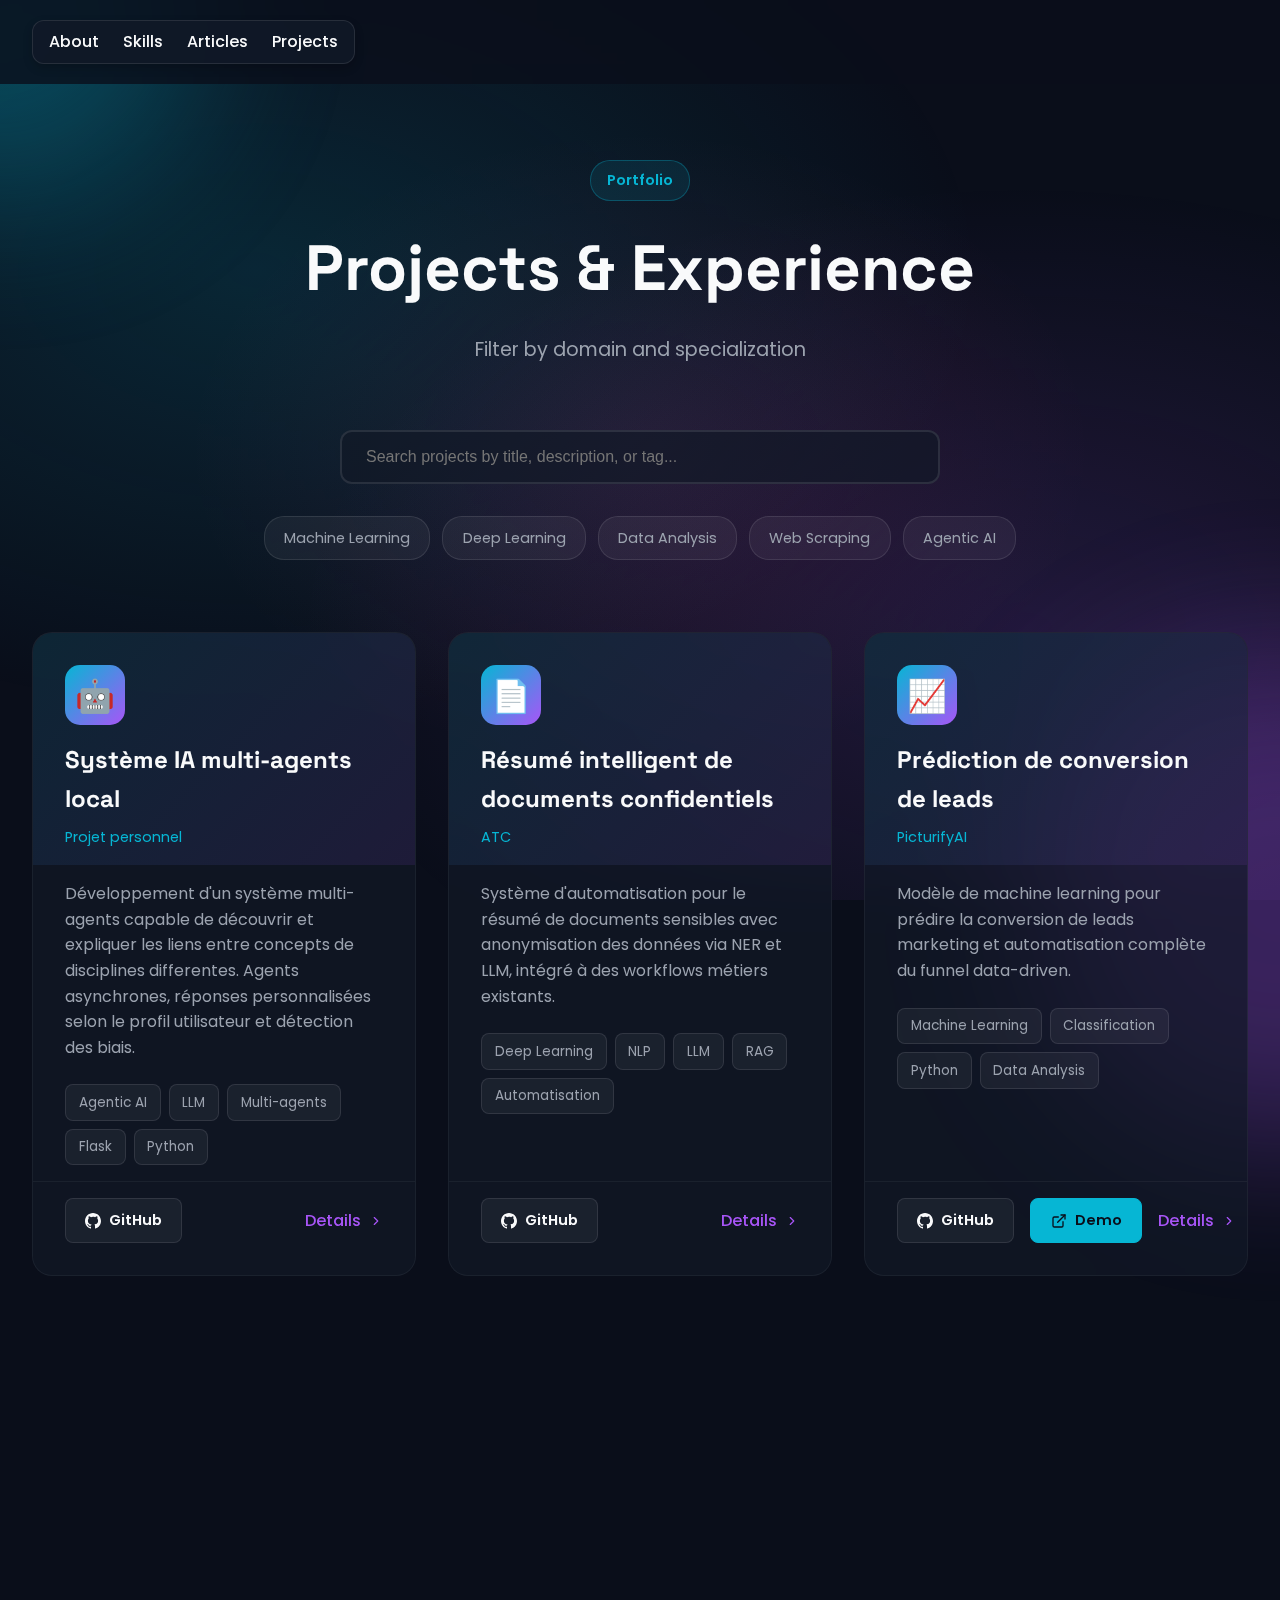
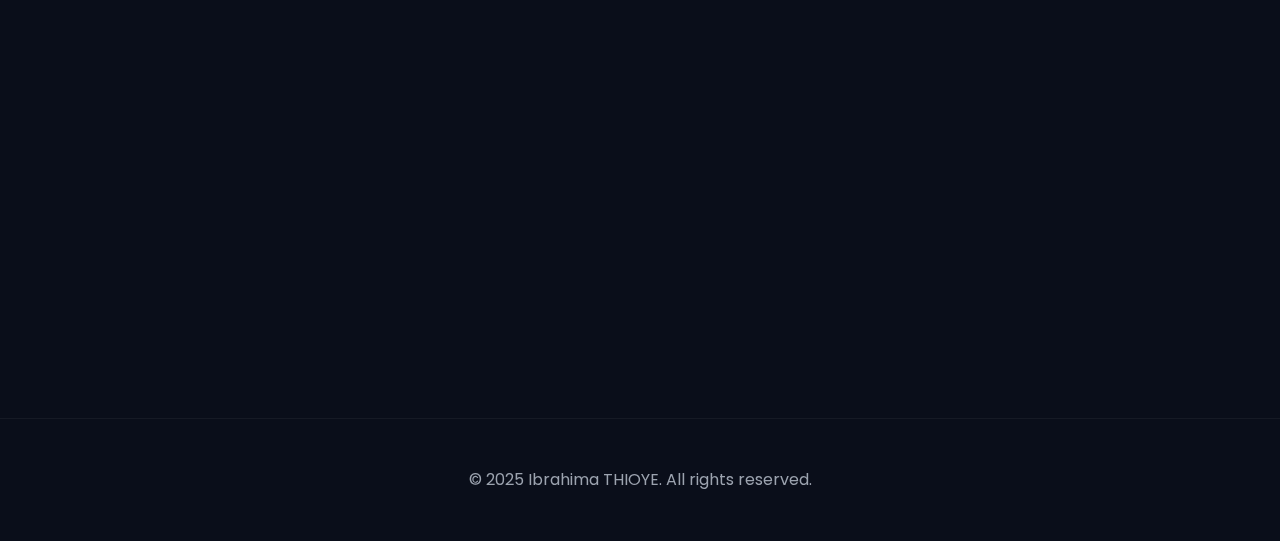
<file: projects.html>
<!DOCTYPE html>
<html lang="en">
<head>
    <meta charset="UTF-8">
    <meta name="viewport" content="width=device-width, initial-scale=1.0">
    <title>Ibrahima THIOYE - Projects Portfolio</title>
    <link rel="stylesheet" href="style.css"> 
    <link href="https://fonts.googleapis.com/css2?family=Space+Grotesk:wght@400;500;600;700&family=Inter:wght@300;400;500;600&display=swap" rel="stylesheet">
    <script src="data.js"></script>
</head>
<body>
    <div class="mesh-gradient"></div>
    <div class="orb orb-1"></div>
    <div class="orb orb-2"></div>

    <nav>
        <div class="container">
            <div class="nav-container-wrapper">
                <ul class="nav-links">
                    <li><a href="index.html">About</a></li>
                    <li><a href="skills.html">Skills</a></li>
                    <li><a href="articles.html">Articles</a></li>
                    <li><a href="projects.html">Projects</a></li>
                </ul>
            </div>
        </div>
    </nav>
    
    <section id="projects" style="padding-top: 10rem;">
        <div class="container">
            <div class="section-header">
                <span class="section-tag">Portfolio</span>
                <h2 class="section-title">Projects & Experience</h2>
                <p class="section-subtitle">Filter by domain and specialization</p>
            </div>
            
            <div class="filter-controls">
                <input type="text" id="project-search" class="search-bar" placeholder="Search projects by title, description, or tag...">
                
                <div class="filter-group" id="level-1-filters">
                    </div>
                
                <div class="filter-group" id="level-2-filters">
                    </div>
            </div>
            
            <div class="projects-grid" id="projects-container">
                </div>
        </div>
    </section>

    <footer>
        <div class="container">
            <p>&copy; 2025 Ibrahima THIOYE. All rights reserved.</p>
        </div>
    </footer>

    <div id="project-modal" class="modal-backdrop">
        <div class="modal-content">
            <button class="modal-close-btn">&times;</button>
            <div class="modal-header">
                <div class="project-icon" id="modal-icon"></div>
                <h3 class="project-title" id="modal-title"></h3>
                <p class="project-company" id="modal-company"></p>
                <div class="project-tags" id="modal-tags"></div>
            </div>
            <div class="modal-body" id="modal-details">
                </div>
            <div class="modal-footer" id="modal-cta">
                </div>
        </div>
    </div>
    
    <script src="script.js"></script>
</body>
</html>
</file>
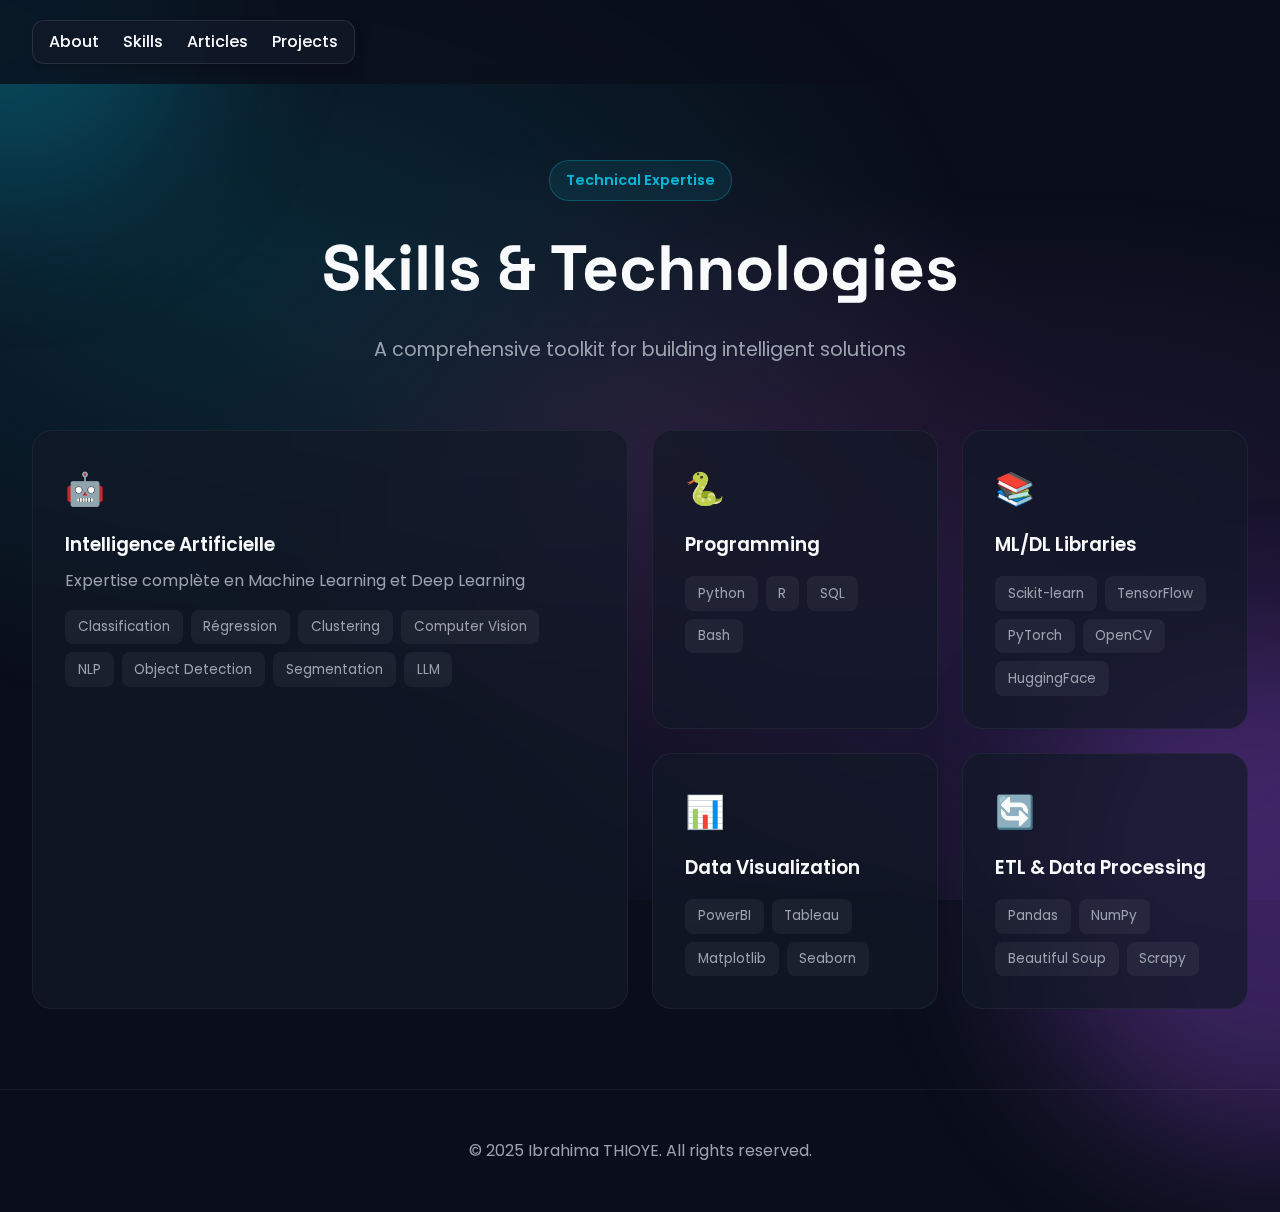
<file: skills.html>
<!DOCTYPE html>
<html lang="en">
<head>
    <meta charset="UTF-8">
    <meta name="viewport" content="width=device-width, initial-scale=1.0">
    <title>Ibrahima THIOYE - Skills & Technologies</title>
    <link rel="stylesheet" href="style.css"> 
    <link href="https://fonts.googleapis.com/css2?family=Space+Grotesk:wght@400;500;600;700&family=Inter:wght@300;400;500;600&display=swap" rel="stylesheet">
    <script src="data.js"></script>
</head>
<body>
    <div class="mesh-gradient"></div>
    <div class="orb orb-1"></div>
    <div class="orb orb-2"></div>

    <nav>
        <div class="container">
            <div class="nav-container-wrapper">
                <ul class="nav-links">
                    <li><a href="index.html">About</a></li>
                    <li><a href="skills.html">Skills</a></li>
                    <li><a href="articles.html">Articles</a></li>
                    <li><a href="projects.html">Projects</a></li>
                </ul>
            </div>
        </div>
    </nav>
    
    <section id="skills" style="padding-top: 10rem;">
        <div class="container">
            <div class="section-header">
                <span class="section-tag">Technical Expertise</span>
                <h2 class="section-title">Skills & Technologies</h2>
                <p class="section-subtitle">A comprehensive toolkit for building intelligent solutions</p>
            </div>
            
            <div class="skills-grid">
                <div class="skill-box large">
                    <div class="skill-icon">🤖</div>
                    <h3 class="skill-name">Intelligence Artificielle</h3>
                    <p style="color: var(--text-secondary); margin-bottom: 1rem;">
                        Expertise complète en Machine Learning et Deep Learning
                    </p>
                    <div class="skill-items">
                        <span class="skill-tag">Classification</span>
                        <span class="skill-tag">Régression</span>
                        <span class="skill-tag">Clustering</span>
                        <span class="skill-tag">Computer Vision</span>
                        <span class="skill-tag">NLP</span>
                        <span class="skill-tag">Object Detection</span>
                        <span class="skill-tag">Segmentation</span>
                        <span class="skill-tag">LLM</span>
                    </div>
                </div>
                
                <div class="skill-box">
                    <div class="skill-icon">🐍</div>
                    <h3 class="skill-name">Programming</h3>
                    <div class="skill-items">
                        <span class="skill-tag">Python</span>
                        <span class="skill-tag">R</span>
                        <span class="skill-tag">SQL</span>
                        <span class="skill-tag">Bash</span>
                    </div>
                </div>
                
                <div class="skill-box">
                    <div class="skill-icon">📚</div>
                    <h3 class="skill-name">ML/DL Libraries</h3>
                    <div class="skill-items">
                        <span class="skill-tag">Scikit-learn</span>
                        <span class="skill-tag">TensorFlow</span>
                        <span class="skill-tag">PyTorch</span>
                        <span class="skill-tag">OpenCV</span>
                        <span class="skill-tag">HuggingFace</span>
                    </div>
                </div>
                
                <div class="skill-box">
                    <div class="skill-icon">📊</div>
                    <h3 class="skill-name">Data Visualization</h3>
                    <div class="skill-items">
                        <span class="skill-tag">PowerBI</span>
                        <span class="skill-tag">Tableau</span>
                        <span class="skill-tag">Matplotlib</span>
                        <span class="skill-tag">Seaborn</span>
                    </div>
                </div>
                
                <div class="skill-box">
                    <div class="skill-icon">🔄</div>
                    <h3 class="skill-name">ETL & Data Processing</h3>
                    <div class="skill-items">
                        <span class="skill-tag">Pandas</span>
                        <span class="skill-tag">NumPy</span>
                        <span class="skill-tag">Beautiful Soup</span>
                        <span class="skill-tag">Scrapy</span>
                    </div>
                </div>
            </div>
        </div>
    </section>

    <footer>
        <div class="container">
            <p>&copy; 2025 Ibrahima THIOYE. All rights reserved.</p>
        </div>
    </footer>
    <script src="script.js"></script>
</body>
</html>
</file>
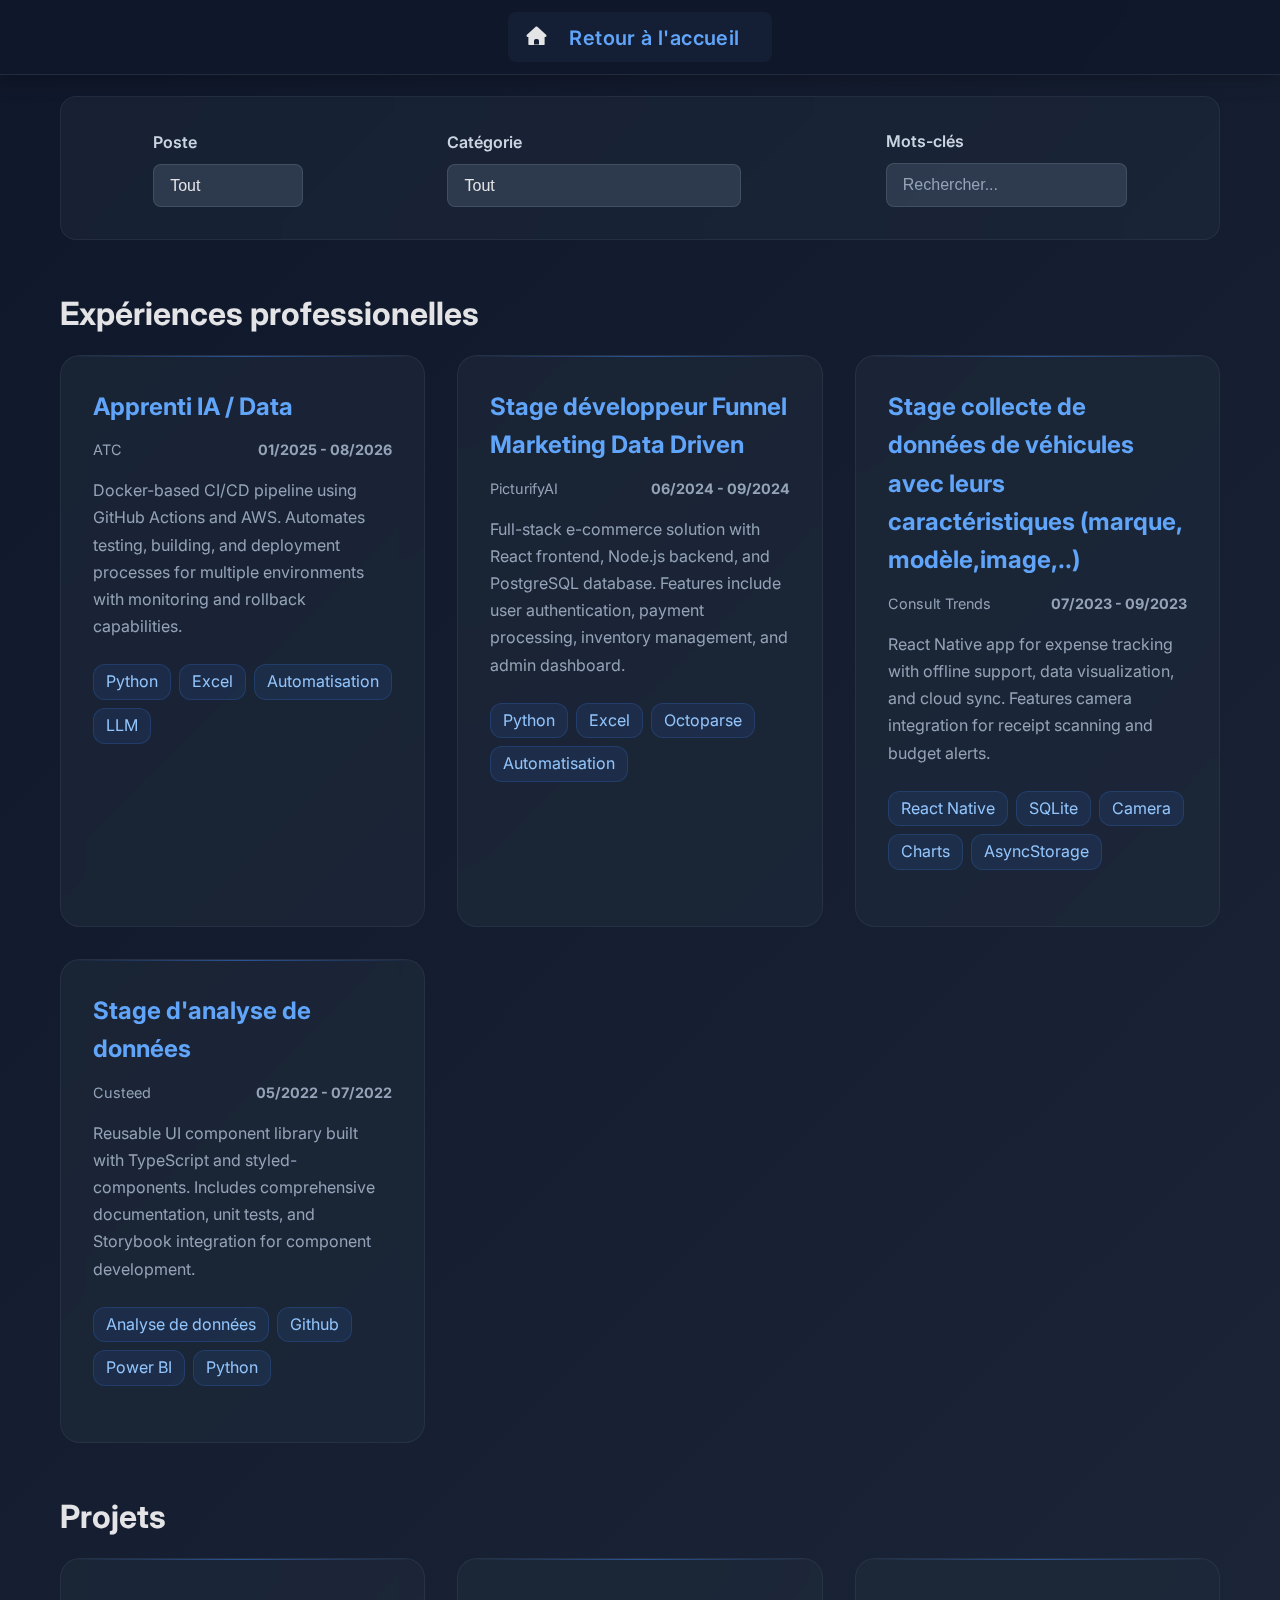
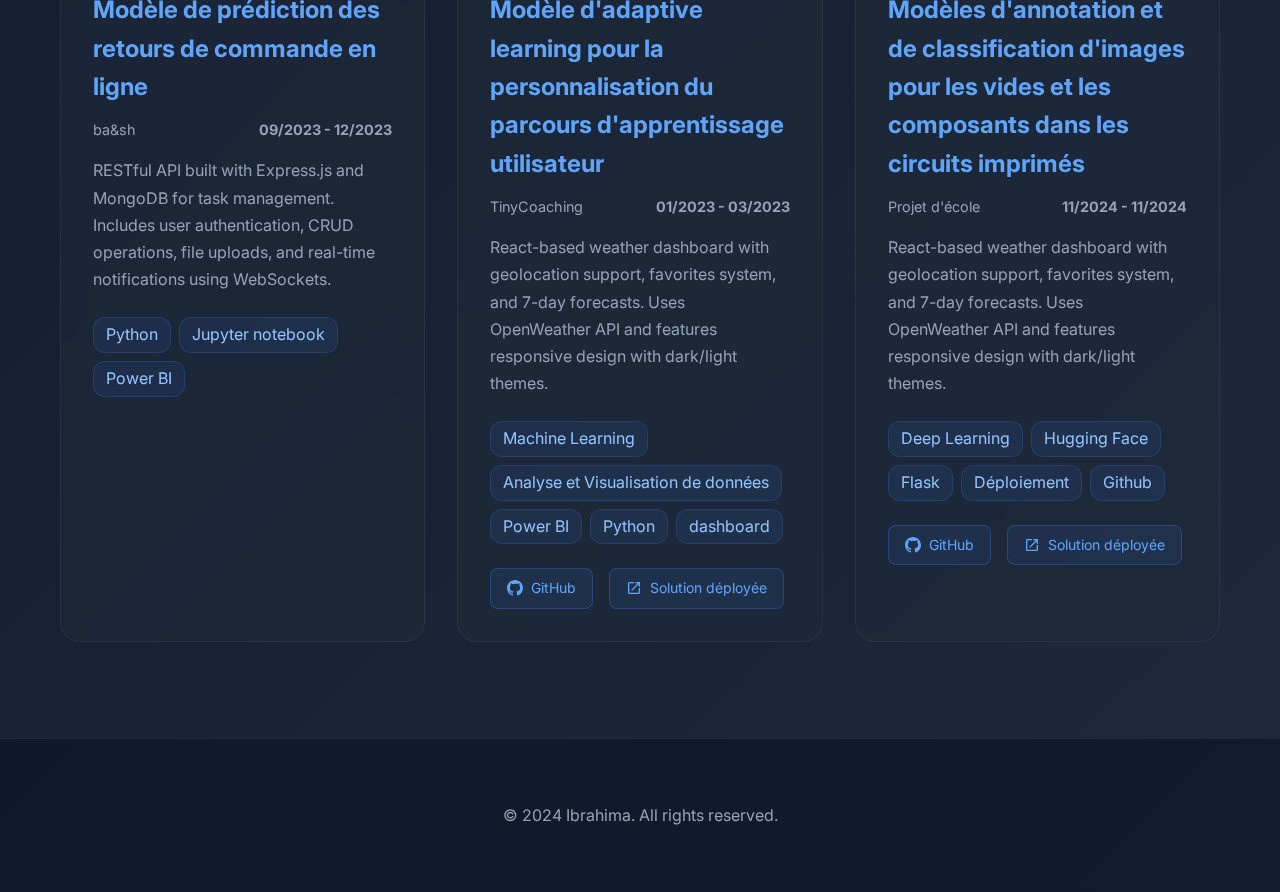
<file: gemini/projects.html>
<!DOCTYPE html>
<html lang="fr">
<head>
    <meta charset="UTF-8">
    <meta name="viewport" content="width=device-width, initial-scale=1.0">
    <title>Tous les projets - Ibrahima</title>
    <link rel="stylesheet" href="./projects/projects_style.css">
</head>
<body>
    <div class="particles"></div>
    <div class="progress-indicator"></div>

    <nav class="navbar">
        <div class="container">
            <ul>
                <li>
                    <svg width="25" height="25" fill="currentColor" xmlns="http://www.w3.org/2000/svg" viewBox="0 -100 640 640"><path d="M341.8 72.6C329.5 61.2 310.5 61.2 298.3 72.6L74.3 280.6C64.7 289.6 61.5 303.5 66.3 315.7C71.1 327.9 82.8 336 96 336L112 336L112 512C112 547.3 140.7 576 176 576L464 576C499.3 576 528 547.3 528 512L528 336L544 336C557.2 336 569 327.9 573.8 315.7C578.6 303.5 575.4 289.5 565.8 280.6L341.8 72.6zM304 384L336 384C362.5 384 384 405.5 384 432L384 528L256 528L256 432C256 405.5 277.5 384 304 384z"/>
                    </svg>
                    <a href="./index.html"> Retour à l'accueil
                    </a>
                </li>
            </ul>
        </div>
    </nav>

    <main>
        <section id="projects" class="projects-section">
            <div class="container reveal">
                <div class="filters">
                    <div class="filter-group">
                        <label for="positionFilter" class="filter-label">Poste</label>
                        <select id="positionFilter" class="filter-select">
                            <option value="all">Tout</option>
                            <option value="Data Scientist">Data Scientist</option>
                            <option value="Data Analyst">Data Analyst</option>
                            <option value="Développeur">Développeur</option>
                            <option value="Web Scraper">Web Scraper</option>
                        </select>
                    </div>
                    <div class="filter-group">
                        <label for="categoryFilter" class="filter-label">Catégorie</label>
                        <select id="categoryFilter" class="filter-select">
                            <option value="all">Tout</option>
                            <option value="Machine Learning">Machine Learning</option>
                            <option value="Deep Learning">Deep Learning</option>
                            <option value="Analyse et Visualisation de données">Analyse et Visualisation de données</option>
                            <option value="Web Scraping / Collecte de données">Web Scraping / Collecte de données</option>
                            <option value="Automatisation">Automatisation</option>
                            <option value="API">API</option>
                        </select>
                    </div>
                    <div class="filter-group">
                        <label for="keywordSearch" class="filter-label">Mots-clés</label>
                        <input type="text" id="keywordSearch" class="search-box" placeholder="Rechercher...">
                    </div>
                </div>
                <div id="noResults" style="display: none; text-align: center; color: #94a3b8; padding: 2rem;">Aucun projet trouvé.</div>
                
                <div class="subsection-container" id="workExperienceContainer">
                    <h3 class="subsection-title">Expériences professionelles</h3>
                    <div class="projects-grid" id="workExperienceGrid"></div>
                </div>

                <div class="subsection-container" id="personalProjectsContainer">
                    <h3 class="subsection-title">Projets</h3>
                    <div class="projects-grid" id="personalProjectsGrid">
                        </div>
                </div>
            </div>
        </section>
    </main>
    
    <footer class="footer">
        <div class="container">
            <p>&copy; 2024 Ibrahima. All rights reserved.</p>
        </div>
    </footer>

    <div id="projectModal" class="modal-overlay">
        <div class="modal-content">
            <div class="modal-header">
                <h1 class="modal-title" id="modalTitle"></h1>
                <button class="close-btn" id="closeModal">
                    <svg width="20" height="20" viewBox="0 0 24 24" fill="currentColor">
                        <path d="M19 6.41L17.59 5 12 10.59 6.41 5 5 6.41 10.59 12 5 17.59 6.41 19 12 13.41 17.59 19 19 17.59 13.41 12z"/>
                    </svg>
                </button>
            </div>
            
            <div class="modal-body">
                <div class="project-meta" id="projectMeta"></div>
                
                <div class="project-overview">
                    <h3 class="section-header">
                        <svg width="20" height="20" viewBox="0 0 24 24" fill="currentColor">
                            <path d="M14,2H6A2,2 0 0,0 4,4V20A2,2 0 0,0 6,22H18A2,2 0 0,0 20,20V8L14,2M18,20H6V4H13V9H18V20Z"/>
                        </svg>
                        Contexte
                    </h3>
                    <div class="section-content" id="projectOverview"></div>
                </div>

                <div class="features-section">
                    <h3 class="section-header">
                        <svg width="20" height="20" viewBox="0 0 24 24" fill="currentColor">
                            <path d="M10,17L5,12L6.41,10.58L10,14.17L17.59,6.58L19,8M12,2A10,10 0 0,0 2,12A10,10 0 0,0 12,22A10,10 0 0,0 22,12A10,10 0 0,0 12,2Z"/>
                        </svg>
                        Tâches
                    </h3>
                    <ul class="features-list" id="featuresList"></ul>
                </div>

                <div class="challenges-section">
                    <h3 class="section-header">
                        <svg width="20" height="20" viewBox="0 0 24 24" fill="currentColor">
                            <path d="M13,14H11V10H13M13,18H11V16H13M1,21H23L12,2L1,21Z"/>
                        </svg>
                        Difficultés & Solutions
                    </h3>
                    <div class="section-content" id="challengesContent"></div>
                </div>

                <div class="project-images" id="projectImages" style="display: none;">
                    <h3 class="section-header">
                        <svg width="20" height="20" viewBox="0 0 24 24" fill="currentColor">
                            <path d="M8.5,13.5L11,16.5L14.5,12L19,18H5M21,19V5C21,3.89 20.1,3 19,3H5A2,2 0 0,0 3,5V19A2,2 0 0,0 5,21H19A2,2 0 0,0 21,19Z"/>
                        </svg>
                        Images
                    </h3>
                    <div class="image-gallery" id="imageGallery"></div>
                </div>

                <div class="learnings-section">
                    <h3 class="section-header">
                        <svg width="20" height="20" viewBox="0 0 24 24" fill="currentColor">
                            <path d="M12,3L1,9L12,15L21,10.09V17H23V9M5,13.18V17.18L12,21L19,17.18V13.18L12,17L5,13.18Z"/>
                        </svg>
                        Ce que j'ai appris
                    </h3>
                    <div class="section-content" id="learningsContent"></div>
                </div>
                
                <div class="tech-stack-section">
                    <h3 class="section-header">
                        <svg width="20" height="20" viewBox="0 0 24 24" fill="currentColor">
                            <path d="M12,2A2,2 0 0,1 14,4C14,4.74 13.6,5.39 13,5.73V7H14A7,7 0 0,1 21,14H22A1,1 0 0,1 23,15V18A1,1 0 0,1 22,19H21V20A2,2 0 0,1 19,22H5A2,2 0 0,1 3,20V19H2A1,1 0 0,1 1,18V15A1,1 0 0,1 2,14H3A7,7 0 0,1 10,7H11V5.73C10.4,5.39 10,4.74 10,4A2,2 0 0,1 12,2M7.5,13A2.5,2.5 0 0,0 5,15.5A2.5,2.5 0 0,0 7.5,18A2.5,2.5 0 0,0 10,15.5A2.5,2.5 0 0,0 7.5,13M16.5,13A2.5,2.5 0 0,0 14,15.5A2.5,2.5 0 0,0 16.5,18A2.5,2.5 0 0,0 19,15.5A2.5,2.5 0 0,0 16.5,13Z"/>
                        </svg>
                        Stack technologique
                    </h3>
                    <div class="tech-stack" id="techStack"></div>
                </div>
            </div>

            <div class="modal-actions" id="modalActions"></div>
        </div>
    </div>
    <script src="./projects/projects_script.js" type="module"></script>

</body>
</html>
</file>
<file: gemini/home/index_style.css>
/* Combined CSS from index.html and style.css */
@import url('https://fonts.googleapis.com/css2?family=Inter:wght@300;400;500;600;700;800&display=swap');

* {
    margin: 0;
    padding: 0;
    box-sizing: border-box;
}

html {
    scroll-behavior: smooth;
}

body {
    font-family: 'Inter', -apple-system, BlinkMacSystemFont, 'Segoe UI', Roboto, sans-serif;
    line-height: 1.6;
    color: #e4e4e7;
    background: linear-gradient(135deg, #0f172a 0%, #1e293b 100%);
    min-height: 100vh;
    overflow-x: hidden;
}

.container {
    max-width: 1200px;
    margin: 0 auto;
    padding: 0 20px;
}

/* Animated Background Particles */
.particles {
    position: fixed;
    top: 0;
    left: 0;
    width: 100%;
    height: 100%;
    z-index: -1;
    overflow: hidden;
}

.particle {
    position: absolute;
    background: rgba(96, 165, 250, 0.1);
    border-radius: 50%;
    animation: float 20s infinite linear;
}

@keyframes float {
    0% {
        transform: translateY(100vh) rotate(0deg);
        opacity: 0;
    }
    10% {
        opacity: 1;
    }
    90% {
        opacity: 1;
    }
    100% {
        transform: translateY(-100vh) rotate(360deg);
        opacity: 0;
    }
}

/* Progress Indicator */
.progress-indicator {
    position: fixed;
    top: 0;
    left: 0;
    width: 0%;
    height: 3px;
    background: linear-gradient(90deg, #60a5fa, #c084fc);
    z-index: 2000;
    transition: width 0.1s ease;
}

/* Enhanced Navbar */
.navbar {
    position: fixed;
    top: 0;
    left: 0;
    width: 100%;
    z-index: 1000;
    background: rgba(15, 23, 42, 0.85);
    backdrop-filter: blur(20px);
    border-bottom: 1px solid rgba(148, 163, 184, 0.15);
    padding: 0.75rem 0;
    box-shadow: 0 4px 20px rgba(0, 0, 0, 0.25);
    transition: all 0.3s ease;
}

.navbar.scrolled {
    background: rgba(15, 23, 42, 0.95);
    backdrop-filter: blur(25px);
}

.navbar ul {
    display: flex;
    justify-content: center;
    align-items: center;
    gap: 2.5rem;
    list-style: none;
    margin: 0;
    padding: 0;
}

.navbar a {
    position: relative;
    text-decoration: none;
    color: #e4e4e7;
    font-weight: 600;
    font-size: 1rem;
    letter-spacing: 0.02em;
    padding: 0.5rem 1rem;
    border-radius: 8px;
    transition: all 0.3s ease;
}

.navbar a:hover, .navbar a.active {
    color: #60a5fa;
    background: rgba(96, 165, 250, 0.1);
}

/* Hero Section Enhancement */
header {
    min-height: 100vh;
    display: flex;
    align-items: center;
    justify-content: center;
    text-align: center;
    background: radial-gradient(ellipse at center, rgba(59, 130, 246, 0.1) 0%, transparent 70%);
    position: relative;
    overflow: hidden;
}

.hero {
    position: relative;
    z-index: 10;
    max-width: 800px;
    padding: 2rem;
}

.hero-avatar {
    width: 150px;
    height: 150px;
    margin: 0 auto 2rem;
    border-radius: 50%;
    background: linear-gradient(45deg, #60a5fa, #c084fc);
    padding: 4px;
    animation: pulse 2s infinite;
}

.hero-avatar-inner {
    width: 100%;
    height: 100%;
    border-radius: 50%;
    background: linear-gradient(135deg, #1e293b, #334155);
    display: flex;
    align-items: center;
    justify-content: center;
    font-size: 3rem;
    font-weight: 700;
    color: #60a5fa;
}

@keyframes pulse {
    0%, 100% {
        box-shadow: 0 0 0 0 rgba(96, 165, 250, 0.4);
    }
    50% {
        box-shadow: 0 0 0 20px rgba(96, 165, 250, 0);
    }
}

.hero h1 {
    font-size: clamp(2.5rem, 5vw, 4rem);
    font-weight: 800;
    background: linear-gradient(135deg, #60a5fa, #c084fc, #f472b6);
    background-clip: text;
    -webkit-background-clip: text;
    -webkit-text-fill-color: transparent;
    margin-bottom: 1rem;
    animation: fadeInUp 1s ease 0.5s both;
}

.hero-subtitle {
    font-size: clamp(1.25rem, 3vw, 1.5rem);
    color: #94a3b8;
    margin-bottom: 1rem;
    animation: fadeInUp 1s ease 0.7s both;
}

.typing-text {
    font-size: clamp(1rem, 2vw, 1.25rem);
    color: #60a5fa;
    font-weight: 600;
    margin-bottom: 2rem;
    min-height: 1.5em;
    animation: fadeInUp 1s ease 0.9s both;
}

.hero-stats {
    display: flex;
    justify-content: center;
    gap: 2rem;
    margin-bottom: 2rem;
    flex-wrap: wrap;
    animation: fadeInUp 1s ease 1.1s both;
}

.stat-item {
    text-align: center;
    padding: 1rem;
    background: rgba(30, 41, 59, 0.5);
    border-radius: 12px;
    border: 1px solid rgba(148, 163, 184, 0.1);
}

.stat-number {
    font-size: 1.5rem;
    font-weight: 700;
    color: #60a5fa;
    display: block;
}

.stat-label {
    font-size: 0.875rem;
    color: #94a3b8;
}

.hero-cta {
    display: flex;
    justify-content: center;
    gap: 1rem;
    flex-wrap: wrap;
    margin-bottom: 2rem;
    animation: fadeInUp 1s ease 1.3s both;
}

.cta-button {
    display: inline-flex;
    align-items: center;
    gap: 0.5rem;
    padding: 1rem 2rem;
    border-radius: 12px;
    text-decoration: none;
    font-weight: 600;
    transition: all 0.3s ease;
    position: relative;
    overflow: hidden;
}

.cta-primary {
    background: linear-gradient(135deg, #3b82f6, #8b5cf6);
    color: white;
    box-shadow: 0 8px 25px rgba(59, 130, 246, 0.3);
}

.cta-primary:hover {
    transform: translateY(-2px);
    box-shadow: 0 15px 35px rgba(59, 130, 246, 0.4);
}

.cta-secondary {
    background: rgba(30, 41, 59, 0.8);
    border: 2px solid rgba(148, 163, 184, 0.2);
    color: #e4e4e7;
}

.cta-secondary:hover {
    border-color: #60a5fa;
    background: rgba(96, 165, 250, 0.1);
    transform: translateY(-2px);
}

.social-links {
    display: flex;
    justify-content: center;
    gap: 1rem;
    animation: fadeInUp 1s ease 1.5s both;
}

.social-links a {
    display: inline-flex;
    align-items: center;
    justify-content: center;
    width: 50px;
    height: 50px;
    background: rgba(30, 41, 59, 0.8);
    border: 1px solid rgba(148, 163, 184, 0.2);
    border-radius: 12px;
    color: #e4e4e7;
    text-decoration: none;
    transition: all 0.3s ease;
}

.social-links a:hover {
    background: rgba(59, 130, 246, 0.1);
    border-color: #60a5fa;
    transform: translateY(-2px);
    color: #60a5fa;
}

@keyframes fadeInUp {
    from {
        opacity: 0;
        transform: translateY(30px);
    }
    to {
        opacity: 1;
        transform: translateY(0);
    }
}

/* Enhanced About Section */
.about-section {
    padding: 6rem 0;
    background: rgba(15, 23, 42, 0.8);
    position: relative;
}

.section-title {
    font-size: clamp(2rem, 4vw, 3rem);
    font-weight: 700;
    text-align: center;
    margin-bottom: 3rem;
    background: linear-gradient(135deg, #60a5fa, #c084fc);
    background-clip: text;
    -webkit-background-clip: text;
    -webkit-text-fill-color: transparent;
    position: relative;
}

.section-title::after {
    content: '';
    position: absolute;
    bottom: -10px;
    left: 50%;
    transform: translateX(-50%);
    width: 100px;
    height: 3px;
    background: linear-gradient(90deg, #60a5fa, #c084fc);
    border-radius: 2px;
}

.about-content {
    display: grid;
    grid-template-columns: 1fr 1fr;
    gap: 4rem;
    align-items: center;
    margin-top: 4rem;
}

.about-text {
    font-size: 1.1rem;
    color: #cbd5e1;
    line-height: 1.8;
}

.about-text p {
    margin-bottom: 1.5rem;
}

.about-highlights {
    display: grid;
    gap: 1.5rem;
}

.highlight-item {
    display: flex;
    align-items: center;
    gap: 1rem;
    padding: 1.5rem;
    background: rgba(30, 41, 59, 0.6);
    border-radius: 12px;
    border: 1px solid rgba(148, 163, 184, 0.1);
    transition: all 0.3s ease;
}

.highlight-item:hover {
    border-color: rgba(59, 130, 246, 0.3);
    transform: translateX(10px);
}

.highlight-icon {
    width: 50px;
    height: 50px;
    background: linear-gradient(135deg, #3b82f6, #8b5cf6);
    border-radius: 10px;
    display: flex;
    align-items: center;
    justify-content: center;
    color: white;
    font-size: 1.5rem;
}

/* Enhanced Projects Section */
.projects-section {
    padding: 6rem 0;
}

.featured-projects {
    margin-bottom: 4rem;
}

.featured-title {
    font-size: 1.5rem;
    color: #f1f5f9;
    margin-bottom: 2rem;
    text-align: center;
}

.projects-grid {
    display: grid;
    grid-template-columns: repeat(auto-fit, minmax(350px, 1fr));
    gap: 2rem;
}

.project-card {
    background: rgba(30, 41, 59, 0.6);
    border: 1px solid rgba(148, 163, 184, 0.1);
    border-radius: 20px;
    overflow: hidden;
    backdrop-filter: blur(10px);
    transition: all 0.3s ease;
    position: relative;
    cursor: pointer;
}

.project-card::before {
    content: '';
    position: absolute;
    top: 0;
    left: 0;
    right: 0;
    height: 1px;
    background: linear-gradient(90deg, transparent, rgba(59, 130, 246, 0.5), transparent);
}

.project-card:hover {
    transform: translateY(-8px);
    border-color: rgba(59, 130, 246, 0.3);
    box-shadow: 0 25px 50px rgba(0, 0, 0, 0.4);
}

.project-image {
    width: 100%;
    height: 200px;
    background: linear-gradient(135deg, #1e293b, #334155);
    display: flex;
    align-items: center;
    justify-content: center;
    font-size: 3rem;
    color: #60a5fa;
    position: relative;
    overflow: hidden;
}

.project-image::after {
    content: '';
    position: absolute;
    bottom: 0;
    left: 0;
    right: 0;
    height: 50%;
    background: linear-gradient(to top, rgba(30, 41, 59, 0.8), transparent);
}

.project-content {
    padding: 2rem;
}

.project-title {
    font-size: 1.5rem;
    font-weight: 700;
    margin-bottom: 0.75rem;
    color: #60a5fa;
}

.project-description {
    color: #94a3b8;
    margin-bottom: 1.5rem;
    line-height: 1.7;
}

.project-tags {
    display: flex;
    flex-wrap: wrap;
    gap: 0.5rem;
    margin-bottom: 1.5rem;
}

.tag {
    padding: 0.25rem 0.75rem;
    background: rgba(59, 130, 246, 0.1);
    border: 1px solid rgba(59, 130, 246, 0.2);
    border-radius: 12px;
    font-size: 0.75rem;
    color: #93c5fd;
}

.project-meta {
    display: flex;
    justify-content: space-between;
    align-items: center;
    padding-top: 1rem;
    border-top: 1px solid rgba(148, 163, 184, 0.1);
}

.project-status {
    padding: 0.25rem 0.75rem;
    border-radius: 12px;
    font-size: 0.75rem;
    font-weight: 600;
}

.status-live {
    background: rgba(34, 197, 94, 0.1);
    color: #4ade80;
    border: 1px solid rgba(34, 197, 94, 0.2);
}

.status-development {
    background: rgba(251, 191, 36, 0.1);
    color: #fbbf24;
    border: 1px solid rgba(251, 191, 36, 0.2);
}

.status-completed {
    background: rgba(59, 130, 246, 0.1);
    color: #60a5fa;
    border: 1px solid rgba(59, 130, 246, 0.2);
}

/* Skills Section */
.skills-section {
    padding: 6rem 0;
    background: rgba(15, 23, 42, 0.8);
}

.skills-grid {
    display: grid;
    grid-template-columns: repeat(auto-fit, minmax(120px, 1fr));
    gap: 1.5rem;
    margin-top: 3rem;
}

.skill-item {
    padding: 2rem 1rem;
    background: rgba(30, 41, 59, 0.6);
    border: 1px solid rgba(148, 163, 184, 0.1);
    border-radius: 16px;
    text-align: center;
    transition: all 0.3s ease;
    position: relative;
    overflow: hidden;
}

.skill-item::before {
    content: '';
    position: absolute;
    top: 0;
    left: 0;
    right: 0;
    height: 2px;
    background: linear-gradient(90deg, #60a5fa, #c084fc);
    transform: scaleX(0);
    transition: transform 0.3s ease;
}

.skill-item:hover {
    border-color: rgba(59, 130, 246, 0.3);
    transform: translateY(-5px);
    background: rgba(59, 130, 246, 0.1);
}

.skill-item:hover::before {
    transform: scaleX(1);
}

.skill-icon {
    width: 60px;
    height: 60px;
    margin: 0 auto 1rem;
    color: #60a5fa;
    font-size: 3rem;
}

.skill-title {
    font-weight: 600;
    color: #f1f5f9;
    font-size: 1rem;
}

/* Certifications Section */
.certifications-section {
    padding: 6rem 0;
}

.certifications-grid {
    display: grid;
    grid-template-columns: repeat(auto-fit, minmax(300px, 1fr));
    gap: 2rem;
}

.certification-card {
    background: rgba(30, 41, 59, 0.6);
    border: 1px solid rgba(148, 163, 184, 0.1);
    border-radius: 20px;
    padding: 2rem;
    transition: all 0.3s ease;
    position: relative;
}

.certification-card:hover {
    transform: translateY(-5px);
    border-color: rgba(59, 130, 246, 0.3);
    box-shadow: 0 15px 30px rgba(0, 0, 0, 0.3);
}

.certification-title {
    font-size: 1.5rem;
    font-weight: 700;
    color: #60a5fa;
    margin-bottom: 0.75rem;
}

.certification-issuer {
    font-size: 1rem;
    color: #94a3b8;
    margin-bottom: 0.5rem;
}

.certification-date {
    font-size: 0.875rem;
    color: #cbd5e1;
    margin-bottom: 1.5rem;
}

.certification-link {
    display: inline-block;
    padding: 0.5rem 1rem;
    background: rgba(59, 130, 246, 0.1);
    border: 1px solid rgba(59, 130, 246, 0.3);
    border-radius: 8px;
    color: #60a5fa;
    text-decoration: none;
    font-weight: 600;
    transition: all 0.3s ease;
}

.certification-link:hover {
    background: rgba(59, 130, 246, 0.2);
    border-color: rgba(59, 130, 246, 0.5);
}

/* Footer */
.footer {
    padding: 4rem 0;
    text-align: center;
    font-size: 1rem;
    color: #94a3b8;
    border-top: 1px solid rgba(148, 163, 184, 0.1);
    background: rgba(15, 23, 42, 0.8);
}

/* Modal Styles */
.modal {
    display: none;
    position: fixed;
    z-index: 2000;
    left: 0;
    top: 0;
    width: 100%;
    height: 100%;
    overflow: auto;
    background-color: rgba(0, 0, 0, 0.8);
    backdrop-filter: blur(10px);
    justify-content: center;
    align-items: center;
    padding: 2rem;
}

.modal-content {
    background: #1e293b;
    border-radius: 20px;
    padding: 3rem;
    max-width: 900px;
    width: 100%;
    position: relative;
    animation: fadeInScale 0.3s ease-out;
    box-shadow: 0 10px 30px rgba(0, 0, 0, 0.5);
    max-height: 90vh;
    overflow-y: auto;
    border: 1px solid rgba(148, 163, 184, 0.1);
}

.modal-content::-webkit-scrollbar {
    width: 8px;
}

.modal-content::-webkit-scrollbar-track {
    background: #334155;
    border-radius: 10px;
}

.modal-content::-webkit-scrollbar-thumb {
    background: #60a5fa;
    border-radius: 10px;
}

.close-btn {
    color: #cbd5e1;
    position: absolute;
    top: 1rem;
    right: 1.5rem;
    font-size: 2rem;
    font-weight: bold;
    cursor: pointer;
    transition: color 0.2s ease;
}

.close-btn:hover {
    color: #e4e4e7;
}

@keyframes fadeInScale {
    from {
        opacity: 0;
        transform: scale(0.95);
    }
    to {
        opacity: 1;
        transform: scale(1);
    }
}

#modal-title {
    font-size: 2.5rem;
    font-weight: 700;
    background: linear-gradient(135deg, #60a5fa, #c084fc);
    background-clip: text;
    -webkit-background-clip: text;
    -webkit-text-fill-color: transparent;
    margin-bottom: 1.5rem;
}

.modal-description {
    font-size: 1.1rem;
    color: #cbd5e1;
    line-height: 1.8;
    margin-bottom: 2rem;
}

.modal-meta {
    display: flex;
    flex-wrap: wrap;
    gap: 2rem;
    margin-bottom: 2rem;
    border-top: 1px solid rgba(148, 163, 184, 0.1);
    border-bottom: 1px solid rgba(148, 163, 184, 0.1);
    padding: 1.5rem 0;
}

.modal-meta-item {
    font-size: 1rem;
    color: #94a3b8;
}

.modal-meta-item strong {
    display: block;
    font-size: 1.2rem;
    font-weight: 700;
    color: #e4e4e7;
}

.modal-tags {
    display: flex;
    flex-wrap: wrap;
    gap: 0.5rem;
    margin-top: 1rem;
}

.modal-links {
    display: flex;
    gap: 1rem;
    margin-top: 2rem;
}

.modal-link {
    display: inline-flex;
    align-items: center;
    gap: 0.5rem;
    padding: 0.75rem 1.5rem;
    background: rgba(59, 130, 246, 0.1);
    border: 1px solid rgba(59, 130, 246, 0.3);
    border-radius: 8px;
    color: #60a5fa;
    text-decoration: none;
    font-weight: 600;
    transition: all 0.3s ease;
}

.modal-link:hover {
    background: rgba(59, 130, 246, 0.2);
    border-color: rgba(59, 130, 246, 0.5);
    transform: translateY(-2px);
}

.modal-project-content h4 {
    font-size: 1.5rem;
    color: #60a5fa;
    margin-top: 2rem;
    margin-bottom: 1rem;
}

.modal-project-content ul {
    list-style: none;
    padding-left: 1rem;
}

.modal-project-content li {
    position: relative;
    margin-bottom: 0.75rem;
    color: #cbd5e1;
    padding-left: 1.5rem;
}

.modal-project-content li::before {
    content: '•';
    position: absolute;
    left: 0;
    color: #60a5fa;
    font-size: 1.5rem;
    line-height: 1;
}

.show-more-link {
    display: block;
    text-align: center;
    margin-top: 2rem;
}

.show-more-link a {
    display: inline-block;
    padding: 1rem 2rem;
    background: linear-gradient(135deg, #3b82f6, #8b5cf6);
    color: white;
    border-radius: 12px;
    text-decoration: none;
    font-weight: 600;
    transition: all 0.3s ease;
    box-shadow: 0 8px 25px rgba(59, 130, 246, 0.3);
}

.show-more-link a:hover {
    transform: translateY(-2px);
    box-shadow: 0 15px 35px rgba(59, 130, 246, 0.4);
}

/* Back to Top Button */
.back-to-top {
    position: fixed;
    bottom: 2rem;
    right: 2rem;
    width: 50px;
    height: 50px;
    background: linear-gradient(135deg, #3b82f6, #8b5cf6);
    border: none;
    border-radius: 50%;
    color: white;
    cursor: pointer;
    display: none;
    align-items: center;
    justify-content: center;
    z-index: 1000;
    transition: all 0.3s ease;
    box-shadow: 0 8px 25px rgba(59, 130, 246, 0.3);
}

.back-to-top.show {
    display: flex;
}

.back-to-top:hover {
    transform: translateY(-3px);
    box-shadow: 0 15px 35px rgba(59, 130, 246, 0.4);
}
</file>
<file: style.css>
@import url("https://fonts.googleapis.com/css2?family=Montserrat:wght@700&family=Poppins:wght@300;400;500;600&display=swap");
        
* {
    margin: 0;
    padding: 0;
    box-sizing: border-box;
}

:root {
    --bg-primary: #0a0e1a;
    --bg-secondary: #111827;
    --accent-cyan: #06b6d4;
    --accent-purple: #a855f7;
    --accent-pink: #ec4899;
    --text-primary: #f9fafb;
    --text-secondary: #9ca3af;
    --card-bg: rgba(17, 24, 39, 0.7);
}

html {
    scroll-behavior: smooth;
}

body {
    font-family: 'Poppins', sans-serif;
    background: var(--bg-primary);
    color: var(--text-primary);
    overflow-x: hidden;
    line-height: 1.6;
}

/* Animated mesh gradient background */
.mesh-gradient {
    position: fixed;
    top: 0;
    left: 0;
    width: 100%;
    height: 100%;
    z-index: -1;
    background: 
        radial-gradient(at 20% 30%, rgba(6, 182, 212, 0.15) 0px, transparent 50%),
        radial-gradient(at 80% 70%, rgba(168, 85, 247, 0.15) 0px, transparent 50%),
        radial-gradient(at 50% 50%, rgba(236, 72, 153, 0.1) 0px, transparent 50%);
    animation: meshMove 20s ease infinite;
}

@keyframes meshMove {
    0%, 100% { opacity: 1; }
    50% { opacity: 0.8; }
}

/* Floating orbs */
.orb {
    position: fixed;
    border-radius: 50%;
    filter: blur(80px);
    opacity: 0.3;
    pointer-events: none;
    z-index: -1;
    animation: float 20s infinite ease-in-out;
}

.orb-1 {
    width: 400px;
    height: 400px;
    background: var(--accent-cyan);
    top: -200px;
    left: -200px;
}

.orb-2 {
    width: 500px;
    height: 500px;
    background: var(--accent-purple);
    bottom: -250px;
    right: -250px;
    animation-delay: -10s;
}

@keyframes float {
    0%, 100% { transform: translate(0, 0) rotate(0deg); }
    33% { transform: translate(30px, -30px) rotate(120deg); }
    66% { transform: translate(-20px, 20px) rotate(240deg); }
}

/* Navigation */
nav {
    position: fixed;
    top: 0;
    left: 0;
    width: 100%;
    padding: 1.25rem 0;
    z-index: 500;
    /* Reduced opacity background for initial state, will change on scroll */
    background: rgba(10, 14, 26, 0.8); 
    backdrop-filter: blur(8px);
    transition: background 0.3s ease;
}

nav .container {
    /* Change from space-between to flex-start to push items to the left */
    display: flex;
    justify-content: flex-start; 
    align-items: center;
    gap: 1rem; /* Added gap if you later add an element */
}

/* New Wrapper Style: Creates the rounded, rectangular background */
.nav-container-wrapper {
    background: rgba(17, 24, 39, 0.9); /* Darker background for the box */
    border: 1px solid rgba(255, 255, 255, 0.1);
    border-radius: 12px; /* Rounded corners */
    padding: 0.5rem 1rem; /* Padding around the links */
    box-shadow: 0 4px 10px rgba(0, 0, 0, 0.2);
}

.nav-links {
    list-style: none;
    display: flex;
    gap: 1.5rem; /* Space between links */
}

.nav-links a {
    color: var(--text-primary);
    text-decoration: none;
    font-weight: 500;
    padding: 0.5rem 0; /* Padding inside the link elements */
    position: relative;
    transition: color 0.3s;
}

.nav-links a:hover {
    color: var(--accent-cyan);
}

/* Style for the active page link */
.nav-links a.nav-active {
    color: var(--accent-cyan);
    font-weight: 600;
}

.nav-links a.nav-active::after {
    content: '';
    position: absolute;
    bottom: 0;
    left: 0;
    width: 100%;
    height: 3px;
    background: var(--accent-cyan);
    border-radius: 2px;
}

/* .logo {
    font-family: 'Space Grotesk', sans-serif;
    font-size: 1.5rem;
    font-weight: 700;
    background: linear-gradient(135deg, var(--accent-cyan), var(--accent-purple));
    -webkit-background-clip: text;
    -webkit-text-fill-color: transparent;
    background-clip: text;
} */


.container {
    max-width: 1400px;
    margin: 0 auto;
    padding: 0 2rem;
}

/* Hero Section - Asymmetric Layout */
.hero {
    min-height: 100vh;
    display: grid;
    grid-template-columns: 1.2fr 1fr;
    align-items: center;
    gap: 4rem;
    padding-top: 100px;
}

.hero-content h1 {
    font-family: 'Space Grotesk', sans-serif;
    font-size: clamp(3rem, 6vw, 5rem);
    font-weight: 700;
    line-height: 1.1;
    margin-bottom: 1.5rem;
    background: linear-gradient(135deg, var(--accent-cyan), var(--accent-purple), var(--accent-pink));
    -webkit-background-clip: text;
    -webkit-text-fill-color: transparent;
    background-clip: text;
}

.hero-content h2 {
    font-size: clamp(1.5rem, 3vw, 2rem);
    color: var(--text-secondary);
    margin-bottom: 2rem;
    font-weight: 400;
}

.hero-description {
    font-size: 1.1rem;
    color: var(--text-secondary);
    margin-bottom: 3rem;
    line-height: 1.8;
}

.hero-buttons {
    display: flex;
    gap: 1rem;
    flex-wrap: wrap;
}

.btn {
    padding: 1rem 2rem;
    border-radius: 12px;
    text-decoration: none;
    font-weight: 600;
    transition: all 0.3s;
    display: inline-flex;
    align-items: center;
    gap: 0.5rem;
}

.btn-primary {
    background: linear-gradient(135deg, var(--accent-cyan), var(--accent-purple));
    color: white;
    border: none;
}

.btn-primary:hover {
    transform: translateY(-2px);
    box-shadow: 0 10px 30px rgba(6, 182, 212, 0.3);
}

.btn-secondary {
    background: transparent;
    color: var(--text-primary);
    border: 2px solid rgba(255, 255, 255, 0.1);
}

.btn-secondary:hover {
    border-color: var(--accent-cyan);
    background: rgba(6, 182, 212, 0.1);
}

/* Hero Visual Element */
.hero-visual {
    position: relative;
    height: 500px;
}

.visual-card {
    position: absolute;
    background: var(--card-bg);
    backdrop-filter: blur(20px);
    border: 1px solid rgba(255, 255, 255, 0.1);
    border-radius: 20px;
    padding: 2rem;
    box-shadow: 0 20px 60px rgba(0, 0, 0, 0.3);
}

.visual-card:nth-child(1) {
    top: 0;
    left: 0;
    width: 280px;
    animation: floatCard 6s ease-in-out infinite;
}

.visual-card:nth-child(2) {
    top: 120px;
    right: 0;
    width: 250px;
    animation: floatCard 6s ease-in-out infinite 2s;
}

.visual-card:nth-child(3) {
    bottom: 0;
    left: 50px;
    width: 260px;
    animation: floatCard 6s ease-in-out infinite 4s;
}

@keyframes floatCard {
    0%, 100% { transform: translateY(0); }
    50% { transform: translateY(-20px); }
}

.card-icon {
    width: 50px;
    height: 50px;
    background: linear-gradient(135deg, var(--accent-cyan), var(--accent-purple));
    border-radius: 12px;
    display: flex;
    align-items: center;
    justify-content: center;
    font-size: 1.5rem;
    margin-bottom: 1rem;
}

.card-title {
    font-weight: 600;
    margin-bottom: 0.5rem;
}

.card-text {
    font-size: 0.9rem;
    color: var(--text-secondary);
}

/* Section Styling */
section {
    padding: 5rem 0; /* Updated padding */
}

.section-header {
    text-align: center;
    margin-bottom: 4rem;
}

.section-tag {
    display: inline-block;
    padding: 0.5rem 1rem;
    background: rgba(6, 182, 212, 0.1);
    border: 1px solid rgba(6, 182, 212, 0.3);
    border-radius: 20px;
    color: var(--accent-cyan);
    font-size: 0.9rem;
    font-weight: 600;
    margin-bottom: 1rem;
}

.section-title {
    font-family: 'Space Grotesk', sans-serif;
    font-size: clamp(2.5rem, 5vw, 4rem);
    font-weight: 700;
    margin-bottom: 1rem;
}

.section-subtitle {
    font-size: 1.2rem;
    color: var(--text-secondary);
    max-width: 600px;
    margin: 0 auto;
}

/* Skills Grid - Bento Box Style */
.skills-grid {
    display: grid;
    grid-template-columns: repeat(4, 1fr);
    gap: 1.5rem;
}

.skill-box {
    background: var(--card-bg);
    backdrop-filter: blur(20px);
    border: 1px solid rgba(255, 255, 255, 0.05);
    border-radius: 20px;
    padding: 2rem;
    transition: all 0.3s;
    position: relative;
    overflow: hidden;
}

.skill-box::before {
    content: '';
    position: absolute;
    top: 0;
    left: 0;
    right: 0;
    height: 3px;
    background: linear-gradient(90deg, var(--accent-cyan), var(--accent-purple));
    transform: scaleX(0);
    transition: transform 0.3s;
}

.skill-box:hover::before {
    transform: scaleX(1);
}

.skill-box:hover {
    transform: translateY(-5px);
    border-color: rgba(255, 255, 255, 0.1);
}

.skill-box.large {
    grid-column: span 2;
    grid-row: span 2;
}

.skill-icon {
    font-size: 2rem;
    margin-bottom: 1rem;
}

.skill-name {
    font-weight: 600;
    margin-bottom: 0.5rem;
}

.skill-items {
    display: flex;
    flex-wrap: wrap;
    gap: 0.5rem;
    margin-top: 1rem;
}

.skill-tag {
    padding: 0.4rem 0.8rem;
    background: rgba(255, 255, 255, 0.05);
    border-radius: 8px;
    font-size: 0.85rem;
    color: var(--text-secondary);
}

/* Articles Section - Magazine Style */
.articles-grid {
    display: grid;
    grid-template-columns: repeat(2, 1fr);
    gap: 2rem;
}

.article-card {
    background: var(--card-bg);
    backdrop-filter: blur(20px);
    border: 1px solid rgba(255, 255, 255, 0.05);
    border-radius: 24px;
    overflow: hidden;
    transition: all 0.4s;
    cursor: pointer;
    position: relative;
}

.article-card:hover {
    transform: translateY(-10px);
    border-color: rgba(6, 182, 212, 0.3);
    box-shadow: 0 20px 60px rgba(0, 0, 0, 0.4);
}

.article-image {
    height: 250px;
    background: linear-gradient(135deg, var(--accent-cyan), var(--accent-purple));
    display: flex;
    align-items: center;
    justify-content: center;
    font-size: 4rem;
    position: relative;
    overflow: hidden;
}

.article-image::after {
    content: '';
    position: absolute;
    inset: 0;
    background: linear-gradient(180deg, transparent 0%, rgba(10, 14, 26, 0.8) 100%);
}

.article-content {
    padding: 2rem;
}

.article-meta {
    display: flex;
    gap: 1rem;
    margin-bottom: 1rem;
    font-size: 0.85rem;
    color: var(--text-secondary);
}

.article-category {
    padding: 0.25rem 0.75rem;
    background: rgba(6, 182, 212, 0.1);
    border: 1px solid rgba(6, 182, 212, 0.3);
    border-radius: 12px;
    color: var(--accent-cyan);
}

.article-title {
    font-family: 'Space Grotesk', sans-serif;
    font-size: 1.8rem;
    font-weight: 700;
    margin-bottom: 1rem;
    line-height: 1.3;
}

.article-excerpt {
    color: var(--text-secondary);
    margin-bottom: 1.5rem;
    line-height: 1.7;
}

.article-footer {
    display: flex;
    justify-content: space-between;
    align-items: center;
    padding-top: 1rem;
    border-top: 1px solid rgba(255, 255, 255, 0.05);
}

.read-time {
    color: var(--text-secondary);
    font-size: 0.9rem;
}

/* Projects - Card Grid */
.projects-grid {
    display: grid;
    grid-template-columns: repeat(auto-fit, minmax(350px, 1fr));
    gap: 2rem;
}

/* Updated Project Card to be clearly clickable */
.project-card {
    background: var(--card-bg);
    backdrop-filter: blur(20px);
    border: 1px solid rgba(255, 255, 255, 0.05);
    border-radius: 20px;
    overflow: hidden;
    transition: all 0.3s;
    cursor: pointer; /* Indicates clickability */
    position: relative;
    display: flex; /* Flex container for footer alignment */
    flex-direction: column;
}

.project-card:hover {
    transform: translateY(-5px);
    border-color: var(--accent-cyan); /* Stronger hover effect */
    box-shadow: 0 10px 30px rgba(6, 182, 212, 0.2);
}

.project-header {
    padding: 2rem 2rem 1rem; /* Reduced bottom padding */
    background: linear-gradient(135deg, rgba(6, 182, 212, 0.1), rgba(168, 85, 247, 0.1));
}

.project-icon {
    width: 60px;
    height: 60px;
    background: linear-gradient(135deg, var(--accent-cyan), var(--accent-purple));
    border-radius: 15px;
    display: flex;
    align-items: center;
    justify-content: center;
    font-size: 2rem;
    margin-bottom: 1rem;
}

.project-title {
    font-family: 'Space Grotesk', sans-serif;
    font-size: 1.5rem;
    font-weight: 700;
    margin-bottom: 0.5rem;
}

.project-company {
    color: var(--accent-cyan);
    font-size: 0.9rem;
}

.project-body {
    padding: 1rem 2rem;
    flex-grow: 1; /* Ensures body takes up remaining space before footer */
}

.project-description {
    color: var(--text-secondary);
    margin-bottom: 1.5rem;
    line-height: 1.6;
}

.project-tags {
    display: flex;
    flex-wrap: wrap;
    gap: 0.5rem;
}

.tag {
    padding: 0.4rem 0.8rem;
    background: rgba(255, 255, 255, 0.05);
    border: 1px solid rgba(255, 255, 255, 0.1);
    border-radius: 8px;
    font-size: 0.85rem;
    color: var(--text-secondary);
}

/* New: CTA Footer */
.project-cta {
    padding: 1rem 2rem 2rem;
    border-top: 1px solid rgba(255, 255, 255, 0.05);
    display: flex;
    gap: 1rem;
    justify-content: flex-start;
    align-items: center;
}

.cta-btn {
    padding: 0.6rem 1.2rem;
    border-radius: 8px;
    text-decoration: none;
    font-weight: 600;
    transition: all 0.3s;
    font-size: 0.9rem;
    display: inline-flex;
    align-items: center;
    gap: 0.5rem;
    border: 1px solid transparent;
}

.cta-github {
    background: rgba(255, 255, 255, 0.05);
    color: var(--text-primary);
    border-color: rgba(255, 255, 255, 0.1);
}

.cta-github:hover {
    background: rgba(255, 255, 255, 0.1);
    transform: translateY(-1px);
}

.cta-demo {
    background: var(--accent-cyan);
    color: var(--bg-primary);
    border-color: var(--accent-cyan);
}

.cta-demo:hover {
    background: #008fa3; /* Darker cyan */
    transform: translateY(-1px);
}

/* --- Modal Styles --- */

/* 1. The Backdrop (Covers the whole screen, hidden by default) */
.modal-backdrop {
    position: fixed;
    top: 0;
    left: 0;
    width: 100%;
    height: 100%;
    background: rgba(0, 0, 0, 0.9); /* Dark semi-transparent overlay */
    z-index: 1000; /* Ensure it's on top of everything */
    
    display: flex;
    justify-content: center;
    align-items: center;

    /* Hidden state */
    opacity: 0;
    visibility: hidden;
    pointer-events: none; /* Allows clicks to pass through when hidden */
    transition: opacity 0.3s ease, visibility 0.3s ease;
}

/* 2. The Modal Container (The actual content box) */
.modal-content {
    background: var(--bg-secondary);
    border: 1px solid rgba(255, 255, 255, 0.1);
    border-radius: 12px;
    padding: 2.5rem;
    width: 90%;
    max-width: 800px;
    max-height: 90vh;
    overflow-y: auto; /* Allows content inside the modal to scroll */
    position: relative;
    box-shadow: 0 10px 25px rgba(0, 0, 0, 0.3);
    
    /* Animation: slide up slightly when opening */
    transform: translateY(20px);
    transition: transform 0.3s ease;
}

/* 3. The Active State (Makes the modal visible) */
.modal-backdrop.open {
    opacity: 1;
    visibility: visible;
    pointer-events: all; /* Allows interaction when open */
}

.modal-backdrop.open .modal-content {
    transform: translateY(0); /* Slides content into view */
}

/* Modal Content Styling (Adjust as needed) */

.modal-close-btn {
    position: absolute;
    top: 15px;
    right: 15px;
    background: none;
    border: none;
    color: var(--text-secondary);
    font-size: 2rem;
    cursor: pointer;
    line-height: 1;
    transition: color 0.2s;
}

.modal-close-btn:hover {
    color: var(--accent-pink);
}

.modal-header {
    margin-bottom: 2rem;
    padding-bottom: 1rem;
    border-bottom: 1px solid rgba(255, 255, 255, 0.05);
}

.modal-header .project-icon {
    font-size: 2.5rem;
    margin-bottom: 0.5rem;
}

.modal-header .project-title {
    font-family: 'Space Grotesk', sans-serif;
    font-size: 2rem;
    margin-bottom: 0.25rem;
}

.modal-header .project-company {
    color: var(--text-secondary);
    font-weight: 400;
    margin-bottom: 1rem;
}

.modal-header .project-tags {
    display: flex;
    flex-wrap: wrap;
    gap: 0.5rem;
}

.modal-body {
    color: var(--text-secondary);
    line-height: 1.7;
    margin-bottom: 2rem;
}

/* Ensure the full_details content is formatted correctly inside the modal */
.modal-body p {
    margin-bottom: 1rem;
}

.modal-body ul, .modal-body ol {
    margin-left: 1.5rem;
    padding-bottom: 1rem;
}

.modal-footer {
    display: flex;
    gap: 1rem;
    justify-content: flex-end;
    padding-top: 1rem;
    border-top: 1px solid rgba(255, 255, 255, 0.05);
}

/* Social Links */
.social-links {
    display: flex;
    gap: 1rem;
    margin-top: 2rem;
}

.social-link {
    width: 50px;
    height: 50px;
    background: rgba(255, 255, 255, 0.05);
    border: 1px solid rgba(255, 255, 255, 0.1);
    border-radius: 12px;
    display: flex;
    align-items: center;
    justify-content: center;
    color: var(--text-secondary);
    transition: all 0.3s;
    text-decoration: none;
}

.social-link:hover {
    background: rgba(6, 182, 212, 0.1);
    border-color: var(--accent-cyan);
    color: var(--accent-cyan);
    transform: translateY(-3px);
}

/* Footer */
footer {
    padding: 3rem 0;
    text-align: center;
    border-top: 1px solid rgba(255, 255, 255, 0.05);
    color: var(--text-secondary);
}

/* Responsive */
@media (max-width: 1024px) {
    .hero {
        grid-template-columns: 1fr;
        text-align: center;
    }
    
    .hero-visual {
        display: none;
    }
    
    .skills-grid {
        grid-template-columns: repeat(2, 1fr);
    }
    
    .articles-grid {
        grid-template-columns: 1fr;
    }
}

@media (max-width: 768px) {
    .nav-links {
        display: none;
    }
    
    .skills-grid {
        grid-template-columns: 1fr;
    }
    
    .skill-box.large {
        grid-column: span 1;
        grid-row: span 1;
    }

    .modal-content {
        width: 95%;
        padding: 1.5rem;
    }
}

/* --- Navigation Updates (for Glowing Tab) --- */

.nav-links a.nav-active {
    color: var(--accent-cyan) !important;
    font-weight: 600;
}

.nav-links a.nav-active::after {
    width: 100%;
    background: linear-gradient(90deg, var(--accent-cyan), var(--accent-purple));
}


/* --- Timeline Section Styles (for Education and Experience) --- */

.timeline-grid {
    display: grid;
    grid-template-columns: 1fr;
    gap: 3rem;
    position: relative;
    max-width: 900px;
    margin: 0 auto;
}

.timeline-item {
    background: var(--card-bg);
    backdrop-filter: blur(10px);
    border: 1px solid rgba(255, 255, 255, 0.05);
    border-radius: 20px;
    padding: 2rem;
    position: relative;
    text-align: left;
    transition: all 0.3s;
}

.timeline-item:hover {
    border-color: var(--accent-purple);
    box-shadow: 0 10px 30px rgba(0, 0, 0, 0.2);
    transform: translateY(-5px);
}

.timeline-year {
    display: block;
    font-size: 0.9rem;
    font-weight: 600;
    color: var(--accent-cyan);
    margin-bottom: 0.5rem;
}

.timeline-title {
    font-family: 'Space Grotesk', sans-serif;
    font-size: 1.5rem;
    font-weight: 700;
    margin-bottom: 0.5rem;
}

/* --- Projects Filter Styles --- */
.filter-controls {
    margin-bottom: 3rem;
    text-align: center;
}

.search-bar {
    width: 100%;
    max-width: 600px;
    padding: 1rem 1.5rem;
    margin-bottom: 2rem;
    border-radius: 12px;
    border: 2px solid rgba(255, 255, 255, 0.1);
    background: var(--card-bg);
    color: var(--text-primary);
    font-size: 1rem;
    transition: border-color 0.3s;
}

.search-bar:focus {
    outline: none;
    border-color: var(--accent-cyan);
}

.filter-group {
    display: flex;
    flex-wrap: wrap;
    justify-content: center;
    gap: 0.75rem;
    margin-bottom: 1.5rem;
}

.filter-tag {
    padding: 0.6rem 1.2rem;
    background: rgba(255, 255, 255, 0.05);
    border: 1px solid rgba(255, 255, 255, 0.1);
    border-radius: 20px;
    font-size: 0.9rem;
    color: var(--text-secondary);
    cursor: pointer;
    transition: all 0.3s;
    user-select: none;
}

.filter-tag:hover {
    background: rgba(6, 182, 212, 0.1);
    color: var(--accent-cyan);
    border-color: var(--accent-cyan);
}

.filter-tag.active {
    background: var(--accent-cyan);
    color: var(--bg-primary);
    border-color: var(--accent-cyan);
    font-weight: 600;
    box-shadow: 0 0 15px rgba(6, 182, 212, 0.5);
}

/* Responsive adjustment for a better timeline visual on large screens (optional) */
@media (min-width: 768px) {
    .timeline-grid {
        grid-template-columns: 1fr 2px 1fr;
    }
    .timeline-grid::before {
        content: '';
        position: absolute;
        left: 50%;
        transform: translateX(-50%);
        top: 0;
        bottom: 0;
        width: 2px;
        background: rgba(255, 255, 255, 0.1);
    }
    .timeline-item {
        grid-column: 1 / 2;
        /* Positioning dots for visual timeline */
    }
    .timeline-item:nth-child(even) {
        grid-column: 3 / 4;
    }
}
</file>
<file: gemini/projects/projects_style.css>
/* Combined CSS from index.html and style.css */
@import url('https://fonts.googleapis.com/css2?family=Inter:wght@300;400;500;600;700;800&display=swap');

* {
    margin: 0;
    padding: 0;
    box-sizing: border-box;
}

html {
    scroll-behavior: smooth;
}

body {
    font-family: 'Inter', -apple-system, BlinkMacSystemFont, 'Segoe UI', Roboto, sans-serif;
    line-height: 1.6;
    color: #e4e4e7;
    background: linear-gradient(135deg, #0f172a 0%, #1e293b 100%);
    min-height: 100vh;
    overflow-x: hidden;
}

.container {
    max-width: 1200px;
    margin: 0 auto;
    padding: 0 20px;
}

/* Animated Background Particles */
.particles {
    position: fixed;
    top: 0;
    left: 0;
    width: 100%;
    height: 100%;
    z-index: -1;
    overflow: hidden;
}

.particle {
    position: absolute;
    background: rgba(96, 165, 250, 0.1);
    border-radius: 50%;
    animation: float 20s infinite linear;
}

@keyframes float {
    0% {
        transform: translateY(100vh) rotate(0deg);
        opacity: 0;
    }
    10% {
        opacity: 1;
    }
    90% {
        opacity: 1;
    }
    100% {
        transform: translateY(-100vh) rotate(360deg);
        opacity: 0;
    }
}

/* Progress Indicator */
.progress-indicator {
    position: fixed;
    top: 0;
    left: 0;
    width: 0%;
    height: 3px;
    background: linear-gradient(90deg, #60a5fa, #c084fc);
    z-index: 2000;
    transition: width 0.1s ease;
}

/* Enhanced Navbar */
.navbar {
    position: fixed;
    top: 0;
    left: 0;
    width: 100%;
    z-index: 1000;
    background: rgba(15, 23, 42, 0.85);
    backdrop-filter: blur(20px);
    border-bottom: 1px solid rgba(148, 163, 184, 0.15);
    padding: 0.75rem 0;
    box-shadow: 0 4px 20px rgba(0, 0, 0, 0.25);
    transition: all 0.3s ease;
}

.navbar.scrolled {
    background: rgba(15, 23, 42, 0.95);
    backdrop-filter: blur(25px);
}

.navbar ul {
    display: flex;
    justify-content: center;
    align-items: center;
    gap: 2.5rem;
    list-style: none;
    margin: 0;
    padding: 0;
    
}

.navbar a {
    position: relative;
    text-decoration: none;
    color: #60a5fa;
    font-weight: 600;
    font-size: 1.25rem;
    letter-spacing: 0.02em;
    padding: 0.5rem 1rem;
    border-radius: 8px;
    transition: all 0.3s ease;
}

.navbar li {
  background: rgba(65, 99, 138, 0.1); 
  border-radius: 8px; 
  padding: 0.5rem 1rem;
  transition: all 0.3s ease;
}


.navbar li:hover, .navbar li.active {
    color: #60a5fa;
    background: rgba(96, 165, 250, 0.1);
}


/* Hero Section Enhancement */
header {
    min-height: 100vh;
    display: flex;
    align-items: center;
    justify-content: center;
    text-align: center;
    background: radial-gradient(ellipse at center, rgba(59, 130, 246, 0.1) 0%, transparent 70%);
    position: relative;
    overflow: hidden;
}

.hero {
    position: relative;
    z-index: 10;
    max-width: 800px;
    padding: 2rem;
}

.hero-avatar {
    width: 150px;
    height: 150px;
    margin: 0 auto 2rem;
    border-radius: 50%;
    background: linear-gradient(45deg, #60a5fa, #c084fc);
    padding: 4px;
    animation: pulse 2s infinite;
}

.hero-avatar-inner {
    width: 100%;
    height: 100%;
    border-radius: 50%;
    background: linear-gradient(135deg, #1e293b, #334155);
    display: flex;
    align-items: center;
    justify-content: center;
    font-size: 3rem;
    font-weight: 700;
    color: #60a5fa;
}

@keyframes pulse {
    0%, 100% {
        box-shadow: 0 0 0 0 rgba(96, 165, 250, 0.4);
    }
    50% {
        box-shadow: 0 0 0 20px rgba(96, 165, 250, 0);
    }
}

.hero h1 {
    font-size: clamp(2.5rem, 5vw, 4rem);
    font-weight: 800;
    background: linear-gradient(135deg, #60a5fa, #c084fc, #f472b6);
    background-clip: text;
    -webkit-background-clip: text;
    -webkit-text-fill-color: transparent;
    margin-bottom: 1rem;
    animation: fadeInUp 1s ease 0.5s both;
}

.hero-subtitle {
    font-size: clamp(1.25rem, 3vw, 1.5rem);
    color: #94a3b8;
    margin-bottom: 1rem;
    animation: fadeInUp 1s ease 0.7s both;
}

.typing-text {
    font-size: clamp(1rem, 2vw, 1.25rem);
    color: #60a5fa;
    font-weight: 600;
    margin-bottom: 2rem;
    min-height: 1.5em;
    animation: fadeInUp 1s ease 0.9s both;
}

.hero-stats {
    display: flex;
    justify-content: center;
    gap: 2rem;
    margin-bottom: 2rem;
    flex-wrap: wrap;
    animation: fadeInUp 1s ease 1.1s both;
}

.stat-item {
    text-align: center;
    padding: 1rem;
    background: rgba(30, 41, 59, 0.5);
    border-radius: 12px;
    border: 1px solid rgba(148, 163, 184, 0.1);
}

.stat-number {
    font-size: 1.5rem;
    font-weight: 700;
    color: #60a5fa;
    display: block;
}

.stat-label {
    font-size: 0.875rem;
    color: #94a3b8;
}

.hero-cta {
    display: flex;
    justify-content: center;
    gap: 1rem;
    flex-wrap: wrap;
    margin-bottom: 2rem;
    animation: fadeInUp 1s ease 1.3s both;
}

.cta-button {
    display: inline-flex;
    align-items: center;
    gap: 0.5rem;
    padding: 1rem 2rem;
    border-radius: 12px;
    text-decoration: none;
    font-weight: 600;
    transition: all 0.3s ease;
    position: relative;
    overflow: hidden;
}

.cta-primary {
    background: linear-gradient(135deg, #3b82f6, #8b5cf6);
    color: white;
    box-shadow: 0 8px 25px rgba(59, 130, 246, 0.3);
}

.cta-primary:hover {
    transform: translateY(-2px);
    box-shadow: 0 15px 35px rgba(59, 130, 246, 0.4);
}

.cta-secondary {
    background: rgba(30, 41, 59, 0.8);
    border: 2px solid rgba(148, 163, 184, 0.2);
    color: #e4e4e7;
}

.cta-secondary:hover {
    border-color: #60a5fa;
    background: rgba(96, 165, 250, 0.1);
    transform: translateY(-2px);
}

.social-links {
    display: flex;
    justify-content: center;
    gap: 1rem;
    animation: fadeInUp 1s ease 1.5s both;
}

.social-links a {
    display: inline-flex;
    align-items: center;
    justify-content: center;
    width: 50px;
    height: 50px;
    background: rgba(30, 41, 59, 0.8);
    border: 1px solid rgba(148, 163, 184, 0.2);
    border-radius: 12px;
    color: #e4e4e7;
    text-decoration: none;
    transition: all 0.3s ease;
}

.social-links a:hover {
    background: rgba(59, 130, 246, 0.1);
    border-color: #60a5fa;
    transform: translateY(-2px);
    color: #60a5fa;
}

@keyframes fadeInUp {
    from {
        opacity: 0;
        transform: translateY(30px);
    }
    to {
        opacity: 1;
        transform: translateY(0);
    }
}

/* Enhanced About Section */
.about-section {
    padding: 6rem 0;
    background: rgba(15, 23, 42, 0.8);
    position: relative;
}

.section-title {
    font-size: clamp(2rem, 4vw, 3rem);
    font-weight: 700;
    text-align: center;
    margin-bottom: 3rem;
    background: linear-gradient(135deg, #60a5fa, #c084fc);
    background-clip: text;
    -webkit-background-clip: text;
    -webkit-text-fill-color: transparent;
    position: relative;
}

.section-title::after {
    content: '';
    position: absolute;
    bottom: -10px;
    left: 50%;
    transform: translateX(-50%);
    width: 100px;
    height: 3px;
    background: linear-gradient(90deg, #60a5fa, #c084fc);
    border-radius: 2px;
}

.about-content {
    display: grid;
    grid-template-columns: 1fr 1fr;
    gap: 4rem;
    align-items: center;
    margin-top: 4rem;
}

.about-text {
    font-size: 1.1rem;
    color: #cbd5e1;
    line-height: 1.8;
}

.about-text p {
    margin-bottom: 1.5rem;
}

.about-highlights {
    display: grid;
    gap: 1.5rem;
}

.highlight-item {
    display: flex;
    align-items: center;
    gap: 1rem;
    padding: 1.5rem;
    background: rgba(30, 41, 59, 0.6);
    border-radius: 12px;
    border: 1px solid rgba(148, 163, 184, 0.1);
    transition: all 0.3s ease;
}

.highlight-item:hover {
    border-color: rgba(59, 130, 246, 0.3);
    transform: translateX(10px);
}

.highlight-icon {
    width: 50px;
    height: 50px;
    background: linear-gradient(135deg, #3b82f6, #8b5cf6);
    border-radius: 10px;
    display: flex;
    align-items: center;
    justify-content: center;
    color: white;
    font-size: 1.5rem;
}

/* Enhanced Projects Section */
.projects-section {
    padding: 6rem 0;
}

.featured-projects {
    margin-bottom: 4rem;
}

.featured-title {
    font-size: 1.5rem;
    color: #f1f5f9;
    margin-bottom: 2rem;
    text-align: center;
}

.projects-grid {
    display: grid;
    grid-template-columns: repeat(auto-fit, minmax(350px, 1fr));
    gap: 5rem;
}

.project-card {
    background: rgba(30, 41, 59, 0.6);
    border: 1px solid rgba(148, 163, 184, 0.1);
    border-radius: 20px;
    overflow: hidden;
    backdrop-filter: blur(10px);
    transition: all 0.3s ease;
    position: relative;
    cursor: pointer;
}

.project-card::before {
    content: '';
    position: absolute;
    top: 0;
    left: 0;
    right: 0;
    height: 1px;
    background: linear-gradient(90deg, transparent, rgba(59, 130, 246, 0.5), transparent);
}

.project-card:hover {
    transform: translateY(-8px);
    border-color: rgba(59, 130, 246, 0.3);
    box-shadow: 0 25px 50px rgba(0, 0, 0, 0.4);
}

.project-image {
    width: 100%;
    height: 200px;
    background: linear-gradient(135deg, #1e293b, #334155);
    display: flex;
    align-items: center;
    justify-content: center;
    font-size: 3rem;
    color: #60a5fa;
    position: relative;
    overflow: hidden;
}

.project-image::after {
    content: '';
    position: absolute;
    bottom: 0;
    left: 0;
    right: 0;
    height: 50%;
    background: linear-gradient(to top, rgba(30, 41, 59, 0.8), transparent);
}

.project-content {
    padding: 2rem;
}

.project-title {
    font-size: 1.5rem;
    font-weight: 700;
    margin-bottom: 0.75rem;
    color: #60a5fa;
}

.project-description {
    color: #94a3b8;
    margin-bottom: 1.5rem;
    line-height: 1.7;
}

.project-tags {
    display: flex;
    flex-wrap: wrap;
    gap: 0.5rem;
    margin-bottom: 1.5rem;
}
.project-links {
    display: flex;
    gap: 1rem;
    margin-top: auto; /* Aligns links to the bottom */
}

.project-link {
    display: inline-flex;
    align-items: center;
    gap: 0.5rem;
    padding: 0.5rem 1rem;
    background: rgba(59, 130, 246, 0.1);
    border: 1px solid rgba(59, 130, 246, 0.3);
    border-radius: 8px;
    color: #60a5fa;
    text-decoration: none;
    font-size: 0.875rem;
    transition: all 0.3s ease;
}

.project-link:hover {
    background: rgba(59, 130, 246, 0.2);
    border-color: rgba(59, 130, 246, 0.5);
}

.tag {
    padding: 0.25rem 0.75rem;
    background: rgba(59, 130, 246, 0.1);
    border: 1px solid rgba(59, 130, 246, 0.2);
    border-radius: 12px;
    font-size: 1rem;
    color: #93c5fd;
}

.project-meta {
    display: flex;
    flex-wrap: wrap;
    gap: 1rem;
    margin-bottom: 2rem;
    padding: 1.5rem;
    background: rgba(30, 41, 59, 0.5);
    border-radius: 12px;
    border: 1px solid rgba(148, 163, 184, 0.1);
}
.meta-item {
    display: flex;
    flex-direction: column;
    gap: 0.25rem;
}

.meta-label {
    font-size: 0.75rem;
    color: #94a3b8;
    text-transform: uppercase;
    letter-spacing: 0.05em;
    font-weight: 600;
}

.meta-value {
    color: #e4e4e7;
    font-weight: 500;
}

.section-header {
    font-size: 1.25rem;
    font-weight: 700;
    color: #f1f5f9;
    margin-bottom: 1rem;
    display: flex;
    align-items: center;
    gap: 0.5rem;
}

.section-content {
    color: #cbd5e1;
    line-height: 1.7;
    margin-bottom: 2rem;
}

.project-status {
    padding: 0.25rem 0.75rem;
    border-radius: 12px;
    font-size: 0.75rem;
    font-weight: 600;
}

.status-live {
    background: rgba(34, 197, 94, 0.1);
    color: #4ade80;
    border: 1px solid rgba(34, 197, 94, 0.2);
}

/* Project Detail Modal */
.modal-overlay {
    position: fixed;
    top: 0;
    left: 0;
    width: 100%;
    height: 100%;
    background: rgba(0, 0, 0, 0.8);
    backdrop-filter: blur(10px);
    display: none;
    justify-content: center;
    align-items: center;
    z-index: 1000;
    padding: 2rem;
}

.modal-overlay.show {
    display: flex;
}

.modal-content {
    background: rgba(15, 23, 42, 0.95);
    border: 1px solid rgba(148, 163, 184, 0.2);
    border-radius: 16px;
    max-width: 900px;
    width: 100%;
    max-height: 90vh;
    overflow-y: auto;
    position: relative;
}

.modal-header {
    position: sticky;
    top: 0;
    background: rgba(15, 23, 42, 0.98);
    backdrop-filter: blur(20px);
    padding: 2rem 2rem 1rem;
    border-bottom: 1px solid rgba(148, 163, 184, 0.1);
    display: flex;
    justify-content: space-between;
    align-items: flex-start;
    gap: 2rem;
}

.modal-title {
    font-size: 2rem;
    font-weight: 700;
    background: linear-gradient(135deg, #60a5fa, #c084fc);
    background-clip: text;
    -webkit-background-clip: text;
    -webkit-text-fill-color: transparent;
    margin: 0;
}
.modal-body {
    padding: 2rem;
}

.modal-actions {
    display: flex;
    gap: 1rem;
    padding: 2rem;
    background: rgba(30, 41, 59, 0.3);
    border-top: 1px solid rgba(148, 163, 184, 0.1);
    border-radius: 0 0 16px 16px;
}

.action-btn {
    display: inline-flex;
    align-items: center;
    gap: 0.5rem;
    padding: 0.75rem 1.5rem;
    background: rgba(59, 130, 246, 0.1);
    border: 1px solid rgba(59, 130, 246, 0.3);
    border-radius: 8px;
    color: #60a5fa;
    text-decoration: none;
    font-weight: 500;
    transition: all 0.3s ease;
}

.action-btn:hover {
    background: rgba(59, 130, 246, 0.2);
    border-color: rgba(59, 130, 246, 0.5);
    transform: translateY(-1px);
}

.action-btn.primary {
    background: linear-gradient(135deg, #3b82f6, #8b5cf6);
    border-color: transparent;
    color: white;
}
.close-btn {
    background: rgba(51, 65, 85, 0.8);
    border: 1px solid rgba(148, 163, 184, 0.2);
    border-radius: 8px;
    color: #e4e4e7;
    cursor: pointer;
    padding: 0.5rem;
    transition: all 0.3s ease;
    display: flex;
    align-items: center;
    justify-content: center;
    width: 40px;
    height: 40px;
    flex-shrink: 0;
}

.close-btn:hover {
    background: rgba(239, 68, 68, 0.2);
    border-color: rgba(239, 68, 68, 0.4);
    color: #fca5a5;
}
.action-btn.primary:hover {
    background: linear-gradient(135deg, #2563eb, #7c3aed);
}

.status-development {
    background: rgba(251, 191, 36, 0.1);
    color: #fbbf24;
    border: 1px solid rgba(251, 191, 36, 0.2);
}

.status-completed {
    background: rgba(59, 130, 246, 0.1);
    color: #60a5fa;
    border: 1px solid rgba(59, 130, 246, 0.2);
}
.project-images {
    margin-bottom: 2rem;
}

.image-gallery {
    display: grid;
    gap: 1rem;
    margin-bottom: 1rem;
}

.image-gallery.single {
    grid-template-columns: 1fr;
}

.image-gallery.double {
    grid-template-columns: 1fr 1fr;
}

.image-gallery.multiple {
    grid-template-columns: repeat(auto-fit, minmax(250px, 1fr));
}

.project-image {
    border-radius: 12px;
    overflow: hidden;
    border: 1px solid rgba(148, 163, 184, 0.1);
    cursor: pointer;
    transition: all 0.3s ease;
}

.project-image:hover {
    border-color: rgba(59, 130, 246, 0.3);
    transform: scale(1.02);
}

.project-image img {
    width: 100%;
    height: auto;
    display: block;
}

.image-caption {
    padding: 0.75rem;
    background: rgba(30, 41, 59, 0.8);
    font-size: 0.875rem;
    color: #94a3b8;
    text-align: center;
}

.tech-stack {
    display: flex;
    flex-wrap: wrap;
    gap: 0.75rem;
    margin-bottom: 2rem;
}

.tech-item {
    padding: 0.5rem 1rem;
    background: rgba(59, 130, 246, 0.1);
    border: 1px solid rgba(59, 130, 246, 0.2);
    border-radius: 20px;
    color: #93c5fd;
    font-size: 0.875rem;
    font-weight: 500;
}

.features-list {
    list-style: none;
    padding: 0;
    margin: 0;
}

.features-list li {
    padding: 0.75rem 0;
    border-bottom: 1px solid rgba(148, 163, 184, 0.1);
    display: flex;
    align-items: flex-start;
    gap: 0.75rem;
}

.features-list li:last-child {
    border-bottom: none;
}

.feature-icon {
    color: #60a5fa;
    margin-top: 0.125rem;
    flex-shrink: 0;
}

.challenges-section, .learnings-section {
    margin-bottom: 2rem;
}

/* Skills Section */
.skills-section {
    padding: 6rem 0;
    background: rgba(15, 23, 42, 0.8);
}

.skills-grid {
    display: grid;
    grid-template-columns: repeat(auto-fit, minmax(120px, 1fr));
    gap: 1.5rem;
    margin-top: 3rem;
}

.skill-item {
    padding: 2rem 1rem;
    background: rgba(30, 41, 59, 0.6);
    border: 1px solid rgba(148, 163, 184, 0.1);
    border-radius: 16px;
    text-align: center;
    transition: all 0.3s ease;
    position: relative;
    overflow: hidden;
}

.skill-item::before {
    content: '';
    position: absolute;
    top: 0;
    left: 0;
    right: 0;
    height: 2px;
    background: linear-gradient(90deg, #60a5fa, #c084fc);
    transform: scaleX(0);
    transition: transform 0.3s ease;
}

.skill-item:hover {
    border-color: rgba(59, 130, 246, 0.3);
    transform: translateY(-5px);
    background: rgba(59, 130, 246, 0.1);
}

.skill-item:hover::before {
    transform: scaleX(1);
}

.skill-icon {
    width: 60px;
    height: 60px;
    margin: 0 auto 1rem;
    color: #60a5fa;
    font-size: 3rem;
}

.skill-title {
    font-weight: 600;
    color: #f1f5f9;
    font-size: 1rem;
}

/* Certifications Section */
.certifications-section {
    padding: 6rem 0;
}

.certifications-grid {
    display: grid;
    grid-template-columns: repeat(auto-fit, minmax(300px, 1fr));
    gap: 2rem;
}

.certification-card {
    background: rgba(30, 41, 59, 0.6);
    border: 1px solid rgba(148, 163, 184, 0.1);
    border-radius: 20px;
    padding: 2rem;
    transition: all 0.3s ease;
    position: relative;
}

.certification-card:hover {
    transform: translateY(-5px);
    border-color: rgba(59, 130, 246, 0.3);
    box-shadow: 0 15px 30px rgba(0, 0, 0, 0.3);
}

.certification-title {
    font-size: 1.5rem;
    font-weight: 700;
    color: #60a5fa;
    margin-bottom: 0.75rem;
}

.certification-issuer {
    font-size: 1rem;
    color: #94a3b8;
    margin-bottom: 0.5rem;
}

.certification-date {
    font-size: 0.875rem;
    color: #cbd5e1;
    margin-bottom: 1.5rem;
}

.certification-link {
    display: inline-block;
    padding: 0.5rem 1rem;
    background: rgba(59, 130, 246, 0.1);
    border: 1px solid rgba(59, 130, 246, 0.3);
    border-radius: 8px;
    color: #60a5fa;
    text-decoration: none;
    font-weight: 600;
    transition: all 0.3s ease;
}

.certification-link:hover {
    background: rgba(59, 130, 246, 0.2);
    border-color: rgba(59, 130, 246, 0.5);
}

/* Footer */
.footer {
    padding: 4rem 0;
    text-align: center;
    font-size: 1rem;
    color: #94a3b8;
    border-top: 1px solid rgba(148, 163, 184, 0.1);
    background: rgba(15, 23, 42, 0.8);
}

/* Modal Styles */
.modal {
    display: none;
    position: fixed;
    z-index: 2000;
    left: 0;
    top: 0;
    width: 100%;
    height: 100%;
    overflow: auto;
    background-color: rgba(0, 0, 0, 0.8);
    backdrop-filter: blur(10px);
    justify-content: center;
    align-items: center;
    padding: 2rem;
}
.modal.show {
    display: flex;
}


.modal-content::-webkit-scrollbar {
    width: 8px;
}

.modal-content::-webkit-scrollbar-track {
    background: #334155;
    border-radius: 10px;
}

.modal-content::-webkit-scrollbar-thumb {
    background: #60a5fa;
    border-radius: 10px;
}


@keyframes fadeInScale {
    from {
        opacity: 0;
        transform: scale(0.95);
    }
    to {
        opacity: 1;
        transform: scale(1);
    }
}


.subsection-container {
    margin-top: 3rem;

}
.subsection-title{
    font-size: 2rem;
    padding-bottom: 1rem;
}

.filters {
    margin-bottom: 3rem;
    background: rgba(30, 41, 59, 0.5);
    padding: 2rem;
    border-radius: 16px;
    border: 1px solid rgba(148, 163, 184, 0.1);
    backdrop-filter: blur(10px);
    display: flex;
    flex-wrap: wrap;
    gap: 1.5rem;
    justify-content: space-around;
    align-items: flex-end;
}

.filter-group {
    display: flex;
    flex-direction: column;
    gap: 0.5rem;
    min-width: 150px;
}

.filter-label {
    display: block;
    font-weight: 600;
    color: #cbd5e1;
}

.filter-select, .search-box, .filter-date {
    width: 100%;
    padding: 0.75rem 1rem;
    background: rgba(51, 65, 85, 0.8);
    border: 1px solid rgba(148, 163, 184, 0.2);
    border-radius: 8px;
    color: #e4e4e7;
    font-size: 1rem;
    -webkit-appearance: none;
    -moz-appearance: none;
    appearance: none;
    cursor: pointer;
    transition: all 0.3s ease;
}

.search-box::placeholder {
    color: #94a3b8;
}

.projects-grid {
    display: grid;
    grid-template-columns: repeat(auto-fit, minmax(350px, 1fr));
    gap: 2rem;
}

.project-card .project-meta-info {
    font-size: 0.9rem;
    color: #94a3b8;
    margin-bottom: 1rem;
}

.project-card .project-meta-info p {
    display: flex;
    justify-content: space-between;
    align-items: center;
    margin-bottom: 0.5rem;
}
</file>
